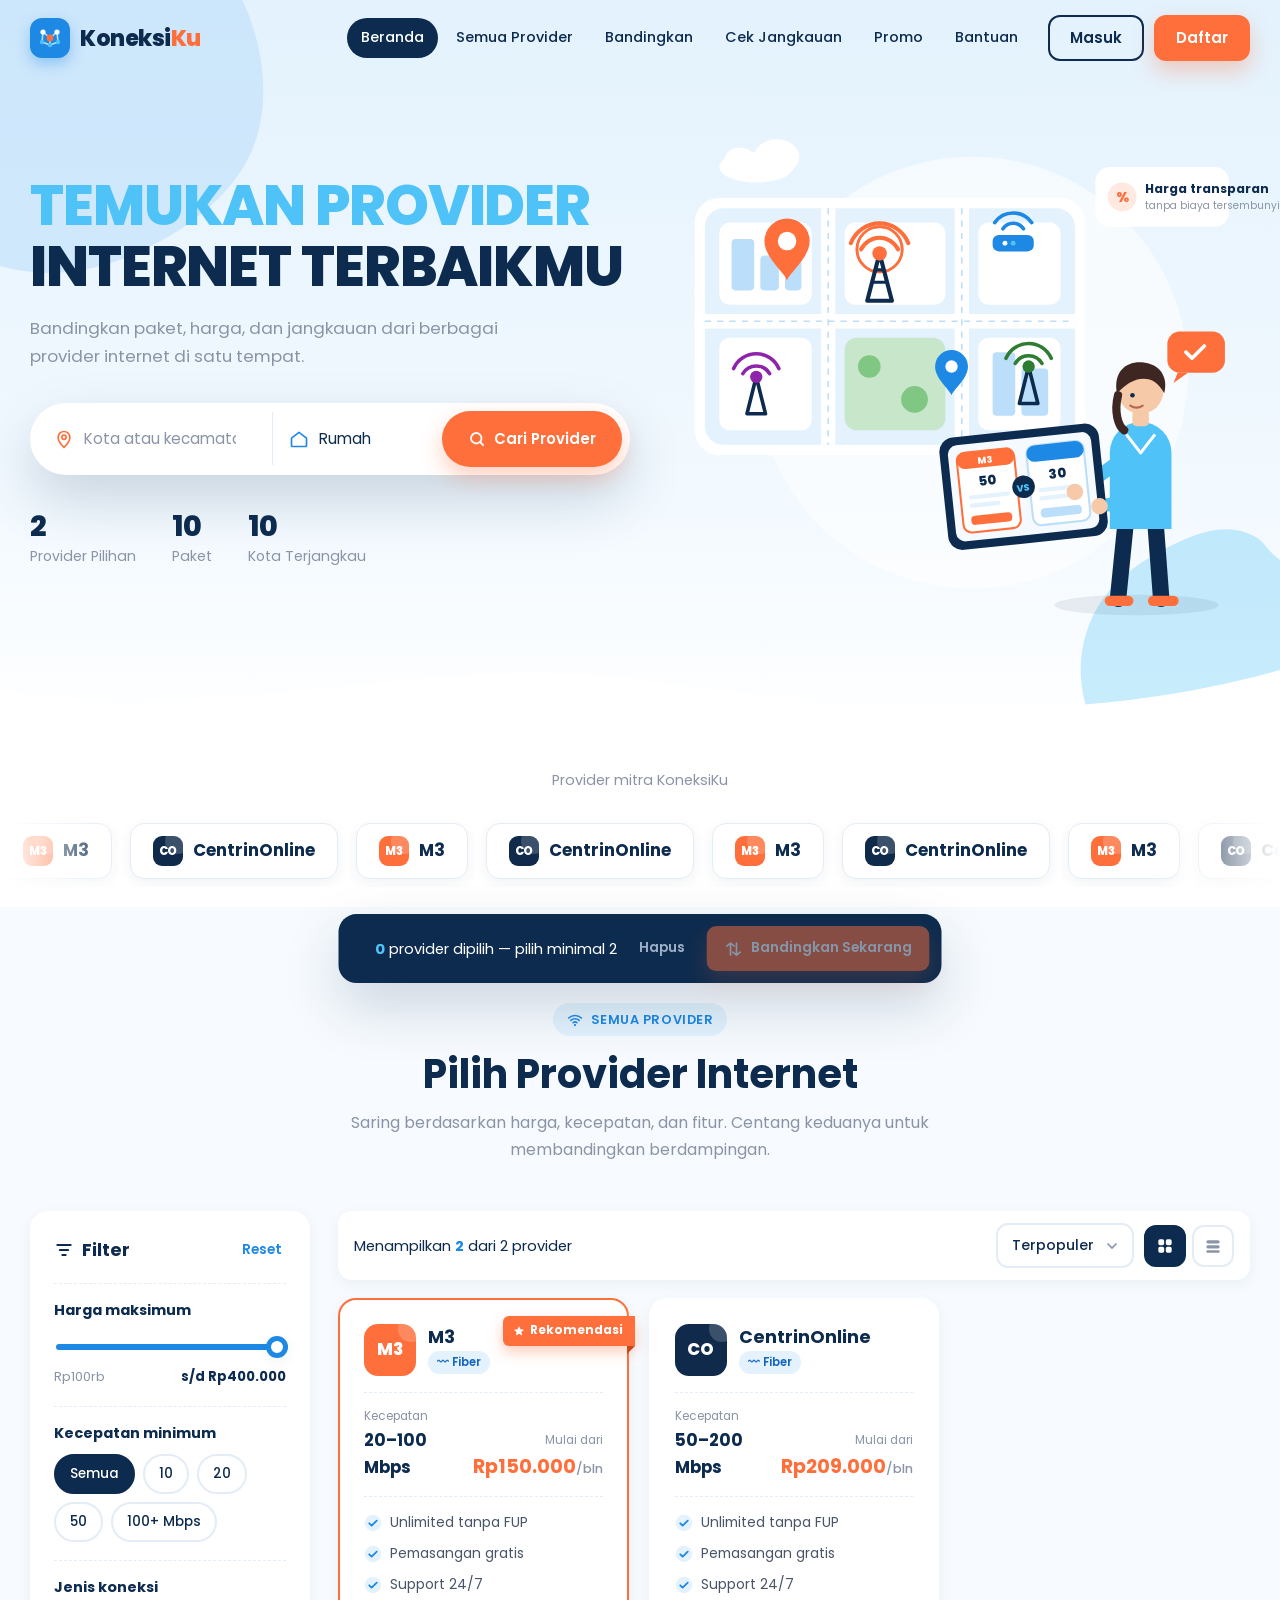
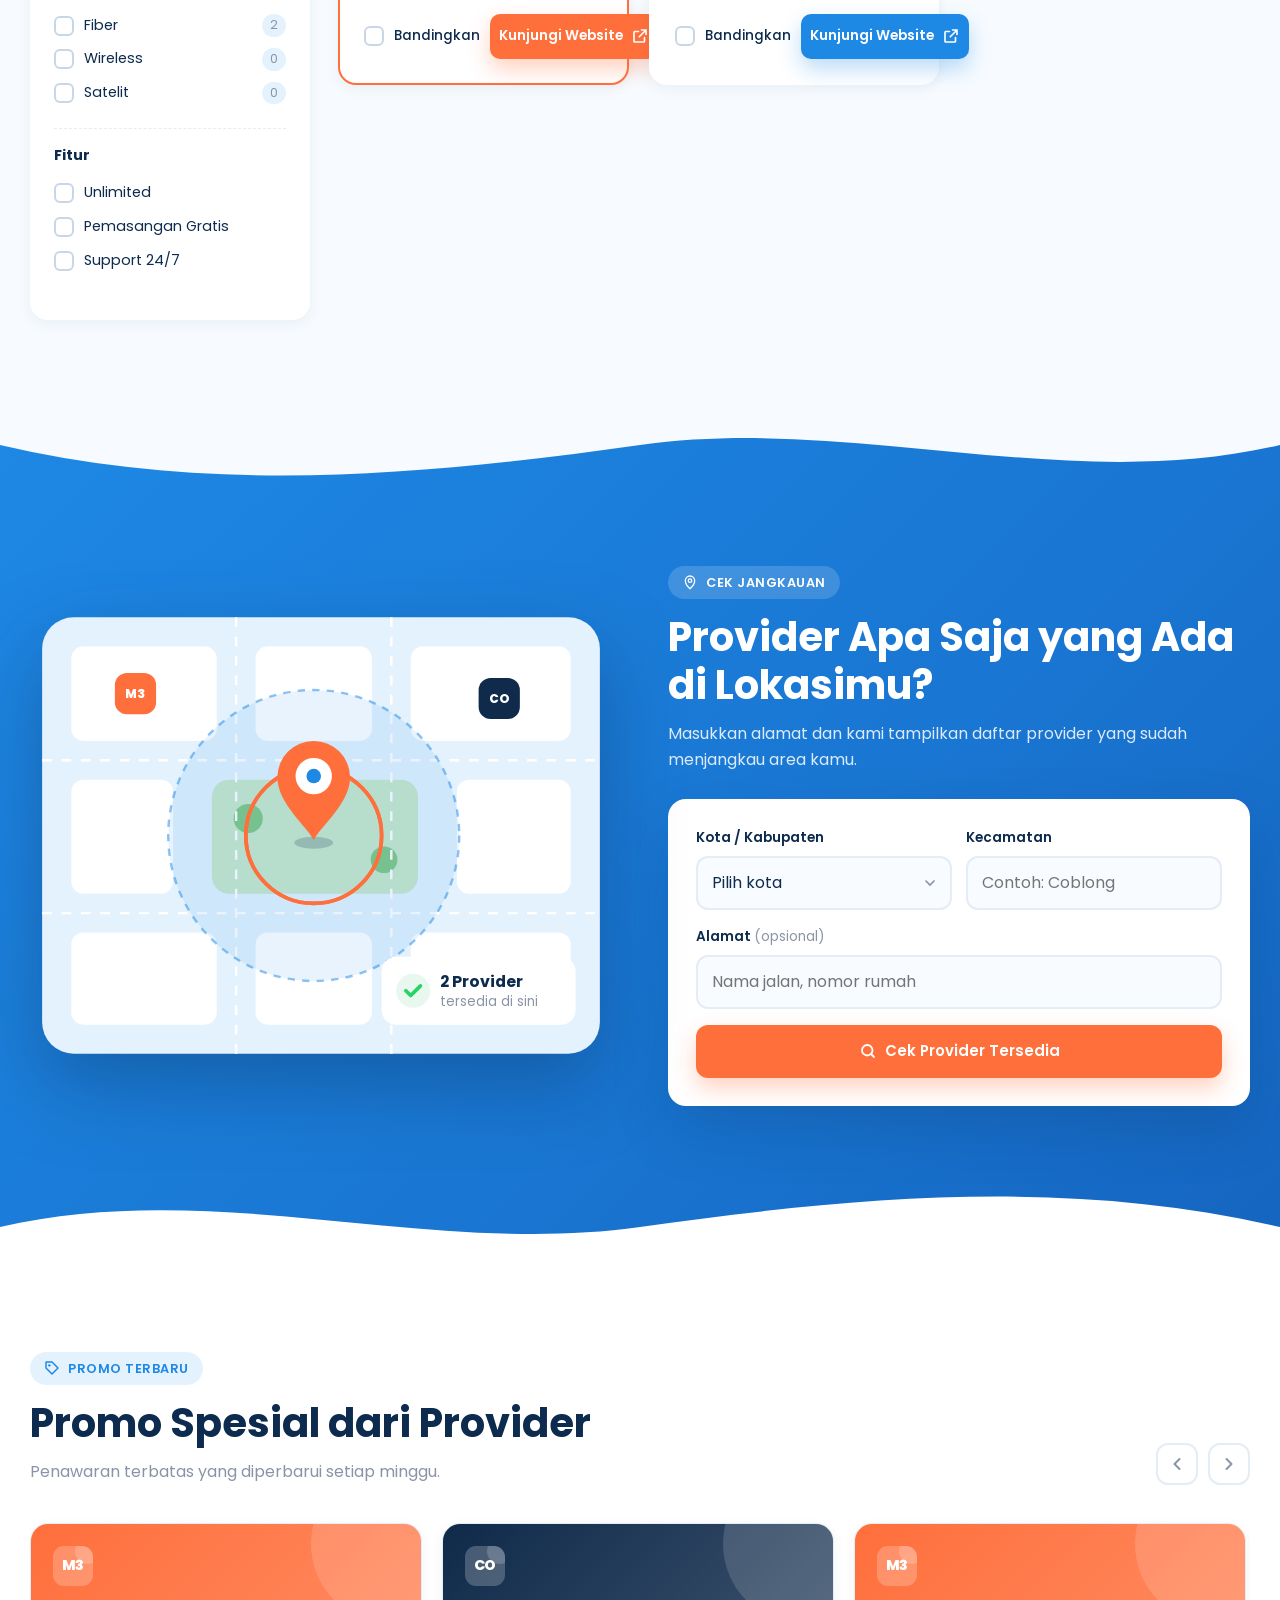
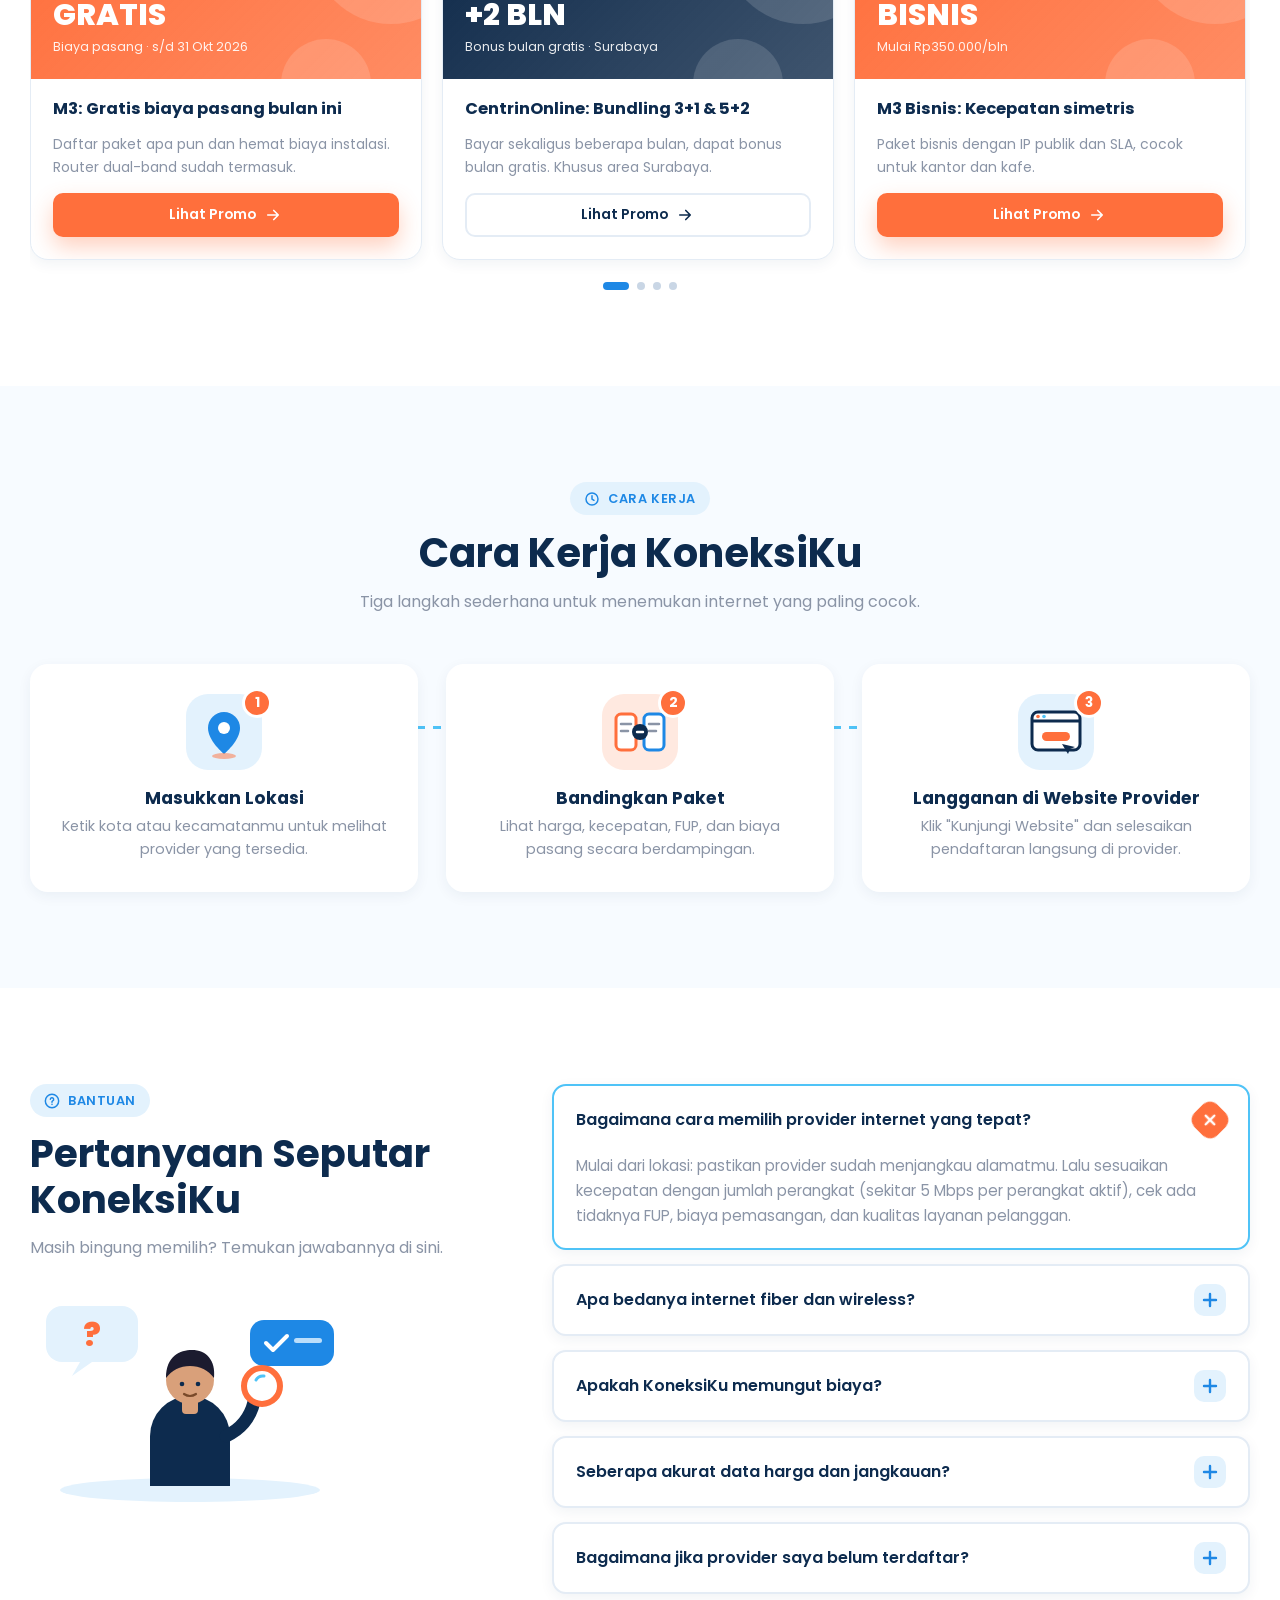
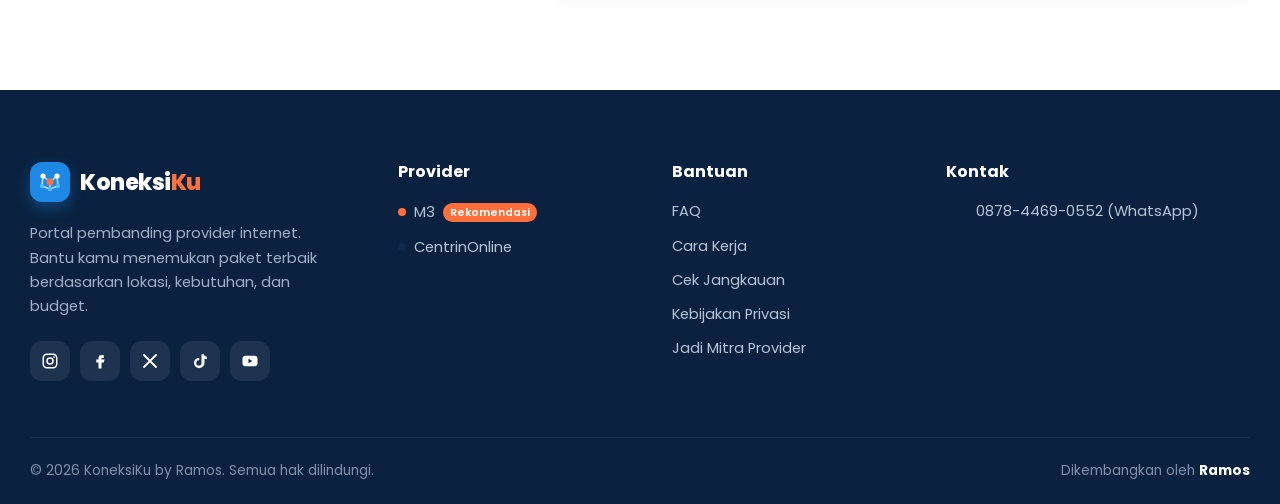
<file: index.html>
<!DOCTYPE html>
<html lang="id">
<head>
  <meta charset="UTF-8" />
  <meta name="viewport" content="width=device-width, initial-scale=1.0" />
  <meta name="description" content="KoneksiKu - bandingkan paket, harga, dan jangkauan berbagai provider internet di satu tempat." />
  <meta name="theme-color" content="#1E88E5" />
  <title>KoneksiKu | Bandingkan Provider Internet Terbaik</title>
  <!-- Favicon: pin peta + sinyal -->
  <link rel="icon" href="data:image/svg+xml,%3Csvg xmlns='http://www.w3.org/2000/svg' viewBox='0 0 32 32'%3E%3Crect width='32' height='32' rx='8' fill='%231E88E5'/%3E%3Cpath d='M16 27s8-7 8-13a8 8 0 0 0-16 0c0 6 8 13 8 13z' fill='%23fff'/%3E%3Ccircle cx='16' cy='14' r='3.2' fill='%23FF6F3C'/%3E%3C/svg%3E" />
  <link rel="preconnect" href="https://fonts.googleapis.com" />
  <link rel="preconnect" href="https://fonts.gstatic.com" crossorigin />
  <link href="https://fonts.googleapis.com/css2?family=Poppins:wght@400;500;600;700;800&display=swap" rel="stylesheet" />

  <style>
    /* =========================================================
       DESIGN TOKENS (sama dengan halaman M3)
       ========================================================= */
    :root {
      --blue: #1E88E5;
      --blue-dark: #1565C0;
      --blue-light: #4FC3F7;
      --blue-bg: #E3F2FD;
      --navy: #0D2B4E;
      --navy-2: #0A2240;
      --orange: #FF6F3C;
      --orange-dark: #F4511E;
      --gray: #8A94A6;
      --line: #E4ECF5;
      --white: #FFFFFF;
      --green: #25D366;

      --radius: 14px;
      --radius-lg: 18px;
      --shadow-sm: 0 4px 14px rgba(13, 43, 78, 0.06);
      --shadow: 0 12px 32px rgba(13, 43, 78, 0.10);
      --shadow-lg: 0 24px 56px rgba(13, 43, 78, 0.18);
      --container: min(1220px, calc(100% - 40px));
      --nav-h: 76px;
    }

    *, *::before, *::after { box-sizing: border-box; }
    html { scroll-behavior: smooth; scroll-padding-top: calc(var(--nav-h) + 8px); }
    body {
      margin: 0;
      font-family: 'Poppins', system-ui, sans-serif;
      color: var(--navy);
      background: var(--white);
      line-height: 1.65;
      overflow-x: hidden;
      -webkit-font-smoothing: antialiased;
    }
    body.lock { overflow: hidden; }
    a { color: inherit; text-decoration: none; }
    img, svg { display: block; max-width: 100%; }
    button, input, select { font: inherit; color: inherit; }
    h1, h2, h3, h4 { margin: 0; line-height: 1.2; }
    p { margin: 0; color: var(--gray); }

    .container { width: var(--container); margin: 0 auto; }
    .section { padding: 96px 0; position: relative; }
    .section-head { text-align: center; max-width: 660px; margin: 0 auto 48px; }
    .section-head h2 { font-size: clamp(1.8rem, 3.4vw, 2.5rem); font-weight: 700; }
    .section-head p { margin-top: 12px; }
    .eyebrow {
      display: inline-flex; align-items: center; gap: 8px;
      padding: 6px 14px; border-radius: 999px;
      background: var(--blue-bg); color: var(--blue);
      font-size: .8rem; font-weight: 600; letter-spacing: .04em; text-transform: uppercase;
      margin-bottom: 14px;
    }
    .eyebrow svg { width: 16px; height: 16px; }

    /* =========================================================
       BUTTONS
       ========================================================= */
    .btn {
      display: inline-flex; align-items: center; justify-content: center; gap: 8px;
      padding: 12px 24px;
      border: 2px solid transparent; border-radius: 12px;
      font-weight: 600; font-size: .93rem;
      cursor: pointer; white-space: nowrap;
      transition: transform .2s, box-shadow .2s, background .2s, color .2s, border-color .2s;
    }
    .btn svg { width: 18px; height: 18px; flex-shrink: 0; }
    .btn:hover { transform: translateY(-2px); }
    .btn:focus-visible, .icon-btn:focus-visible { outline: 3px solid var(--blue-light); outline-offset: 3px; }
    .btn-orange { background: var(--orange); color: #fff; box-shadow: 0 10px 22px rgba(255,111,60,.32); }
    .btn-orange:hover { background: var(--orange-dark); }
    .btn-blue { background: var(--blue); color: #fff; box-shadow: 0 10px 22px rgba(30,136,229,.3); }
    .btn-blue:hover { background: var(--blue-dark); }
    .btn-navy { background: var(--navy); color: #fff; }
    .btn-outline { border-color: var(--navy); color: var(--navy); background: transparent; }
    .btn-outline:hover { background: var(--navy); color: #fff; }
    .btn-ghost { border-color: var(--line); background: #fff; color: var(--navy); }
    .btn-ghost:hover { border-color: var(--blue); color: var(--blue); }
    .btn-white { background: #fff; color: var(--navy); }
    .btn-sm { padding: 9px 16px; font-size: .86rem; border-radius: 10px; }
    .btn-block { width: 100%; }
    .icon-btn {
      width: 42px; height: 42px; border-radius: 12px;
      border: 2px solid var(--line); background: #fff;
      display: grid; place-items: center; cursor: pointer;
      transition: border-color .2s, background .2s, color .2s;
      color: var(--gray);
    }
    .icon-btn svg { width: 20px; height: 20px; }
    .icon-btn:hover { border-color: var(--blue); color: var(--blue); }
    .icon-btn.active { background: var(--navy); border-color: var(--navy); color: #fff; }

    /* =========================================================
       NAVBAR
       ========================================================= */
    .navbar {
      position: fixed; inset: 0 0 auto 0; z-index: 100;
      height: var(--nav-h);
      display: flex; align-items: center;
      transition: background .3s, box-shadow .3s;
    }
    .navbar.scrolled, .navbar.menu-open {
      background: rgba(255,255,255,.97);
      backdrop-filter: blur(12px);
      box-shadow: 0 6px 24px rgba(13,43,78,.08);
    }
    .nav-inner { display: flex; align-items: center; justify-content: space-between; gap: 20px; }
    .logo { display: inline-flex; align-items: center; gap: 10px; font-weight: 800; font-size: 1.4rem; letter-spacing: -.02em; }
    .logo-icon { width: 40px; height: 40px; border-radius: 12px; background: var(--blue); display: grid; place-items: center; box-shadow: 0 6px 14px rgba(30,136,229,.35); }
    .logo-icon svg { width: 26px; height: 26px; }
    .logo .ku { color: var(--orange); }
    .nav-menu { display: flex; align-items: center; gap: 4px; }
    .nav-link { padding: 8px 14px; border-radius: 999px; font-size: .9rem; font-weight: 500; transition: background .2s, color .2s; }
    .nav-link:hover { background: var(--blue-bg); }
    .nav-link.active { background: var(--navy); color: #fff; }
    .nav-actions { display: flex; gap: 10px; margin-left: 12px; }
    .nav-actions .btn { padding: 9px 20px; }
    .hamburger { display: none; width: 44px; height: 44px; border: 0; border-radius: 12px; background: var(--blue-bg); cursor: pointer; position: relative; }
    .hamburger span { position: absolute; left: 12px; right: 12px; height: 2.5px; background: var(--navy); border-radius: 2px; transition: transform .3s, opacity .3s, top .3s; }
    .hamburger span:nth-child(1) { top: 14px; }
    .hamburger span:nth-child(2) { top: 21px; }
    .hamburger span:nth-child(3) { top: 28px; }
    .hamburger.open span:nth-child(1) { top: 21px; transform: rotate(45deg); }
    .hamburger.open span:nth-child(2) { opacity: 0; }
    .hamburger.open span:nth-child(3) { top: 21px; transform: rotate(-45deg); }

    /* =========================================================
       1. HERO
       ========================================================= */
    .hero {
      position: relative;
      padding: calc(var(--nav-h) + 50px) 0 110px;
      background: linear-gradient(180deg, var(--blue-bg) 0%, #F4FAFF 75%, #fff 100%);
      overflow: hidden;
    }
    .blob { position: absolute; pointer-events: none; }
    .hero .blob.b1 { width: 520px; top: -170px; left: -190px; opacity: .55; }
    .hero .blob.b2 { width: 360px; bottom: -110px; right: -110px; opacity: .3; }
    .hero-wave { position: absolute; left: 0; bottom: -1px; width: 100%; height: 90px; }
    .hero-grid { position: relative; display: grid; grid-template-columns: 1.05fr 1fr; gap: 40px; align-items: center; }
    .hero h1 { font-size: clamp(2.1rem, 4.8vw, 3.5rem); font-weight: 800; line-height: 1.08; letter-spacing: -.02em; text-transform: uppercase; }
    .hero h1 .l1 { display: block; color: var(--blue-light); }
    .hero h1 .l2 { display: block; color: var(--navy); }
    .hero-sub { margin-top: 18px; font-size: 1.05rem; max-width: 520px; }

    .search-pill {
      margin-top: 32px;
      display: flex; align-items: center;
      background: #fff;
      border-radius: 999px;
      padding: 8px;
      box-shadow: var(--shadow-lg);
      max-width: 600px;
    }
    .search-field { display: flex; align-items: center; gap: 10px; padding: 6px 16px; flex: 1; min-width: 0; }
    .search-field + .search-field { border-left: 1px solid var(--line); flex: 0 0 170px; }
    .search-field svg { width: 20px; height: 20px; flex-shrink: 0; }
    .search-field input, .search-field select {
      border: 0; outline: none; background: transparent; width: 100%;
      font-size: .95rem; padding: 8px 0; appearance: none; cursor: pointer;
    }
    .search-field input { cursor: text; }
    .search-field input::placeholder { color: var(--gray); }
    .search-pill .btn { border-radius: 999px; padding: 14px 24px; }

    .hero-stats { display: flex; gap: 36px; margin-top: 36px; flex-wrap: wrap; }
    .stat b { display: block; font-size: 1.8rem; font-weight: 800; color: var(--navy); line-height: 1.1; }
    .stat b span { color: var(--orange); }
    .stat small { color: var(--gray); font-size: .88rem; }
    .hero-art { position: relative; }
    .hero-art svg { width: 100%; overflow: visible; }

    /* animasi ilustrasi */
    .sig { animation: sig 2s ease-in-out infinite; }
    .sig.s2 { animation-delay: .3s; }
    .sig.s3 { animation-delay: .6s; }
    .ring { transform-box: fill-box; transform-origin: center; animation: ring 2.4s ease-out infinite; }
    .ring.r2 { animation-delay: 1.2s; }
    .float { animation: floatY 5s ease-in-out infinite; }
    .float-x { animation: floatX 12s ease-in-out infinite; }
    @keyframes sig { 0%,100% { opacity: .25; } 50% { opacity: 1; } }
    @keyframes ring { 0% { transform: scale(.4); opacity: .6; } 100% { transform: scale(2.2); opacity: 0; } }
    @keyframes floatY { 0%,100% { transform: translateY(0); } 50% { transform: translateY(-9px); } }
    @keyframes floatX { 0%,100% { transform: translateX(0); } 50% { transform: translateX(16px); } }

    /* =========================================================
       2. LOGO PROVIDER MITRA (marquee)
       ========================================================= */
    .partners { padding: 40px 0 20px; }
    .partners-title { text-align: center; color: var(--gray); font-size: .9rem; margin-bottom: 22px; }
    .marquee {
      overflow: hidden;
      mask-image: linear-gradient(90deg, transparent, #000 10%, #000 90%, transparent);
      -webkit-mask-image: linear-gradient(90deg, transparent, #000 10%, #000 90%, transparent);
    }
    .marquee-track { display: flex; gap: 18px; width: max-content; animation: marquee 32s linear infinite; padding: 8px 0; }
    .marquee:hover .marquee-track { animation-play-state: paused; }
    @keyframes marquee { to { transform: translateX(-50%); } }
    .partner {
      display: inline-flex; align-items: center; gap: 10px;
      padding: 12px 22px;
      background: #fff; border: 1px solid var(--line); border-radius: 14px;
      font-weight: 700; font-size: 1.05rem;
      box-shadow: var(--shadow-sm);
      transition: transform .2s, box-shadow .2s;
    }
    .partner:hover { transform: translateY(-3px); box-shadow: var(--shadow); }

    /* logo provider (dipakai di banyak tempat) */
    .p-logo {
      width: 40px; height: 40px; border-radius: 11px;
      display: grid; place-items: center;
      color: #fff; font-weight: 800; font-size: .9rem; letter-spacing: -.02em;
      flex-shrink: 0;
      position: relative; overflow: hidden;
    }
    .p-logo::after { content: ''; position: absolute; width: 26px; height: 26px; border-radius: 50%; background: rgba(255,255,255,.18); right: -8px; top: -8px; }
    .p-logo.sm { width: 30px; height: 30px; border-radius: 9px; font-size: .72rem; }
    .p-logo.lg { width: 52px; height: 52px; border-radius: 14px; font-size: 1.05rem; }

    /* =========================================================
       3. DAFTAR PROVIDER
       ========================================================= */
    .providers { background: #F7FBFF; }
    .providers-layout { display: grid; grid-template-columns: 280px 1fr; gap: 28px; align-items: start; }

    /* sidebar filter */
    .filter-panel {
      position: sticky; top: calc(var(--nav-h) + 16px);
      background: #fff; border-radius: var(--radius-lg);
      padding: 24px; box-shadow: var(--shadow-sm);
    }
    .filter-head { display: flex; justify-content: space-between; align-items: center; margin-bottom: 18px; }
    .filter-head h3 { font-size: 1.1rem; display: flex; align-items: center; gap: 8px; }
    .filter-head h3 svg { width: 20px; height: 20px; }
    .link-btn { border: 0; background: none; color: var(--blue); font-weight: 600; font-size: .85rem; cursor: pointer; padding: 4px; }
    .filter-close { display: none; }
    .filter-group { padding: 18px 0; border-top: 1px dashed var(--line); }
    .filter-group h4 { font-size: .9rem; margin-bottom: 12px; }
    .range-value { display: flex; justify-content: space-between; font-size: .82rem; color: var(--gray); margin-top: 8px; }
    .range-value b { color: var(--navy); }
    input[type="range"] {
      -webkit-appearance: none; appearance: none;
      width: 100%; height: 6px; border-radius: 99px;
      background: linear-gradient(90deg, var(--blue) var(--fill, 100%), var(--line) var(--fill, 100%));
      outline: none; cursor: pointer;
    }
    input[type="range"]::-webkit-slider-thumb { -webkit-appearance: none; width: 22px; height: 22px; border-radius: 50%; background: #fff; border: 5px solid var(--blue); box-shadow: var(--shadow-sm); }
    input[type="range"]::-moz-range-thumb { width: 14px; height: 14px; border-radius: 50%; background: #fff; border: 5px solid var(--blue); }
    .chip-group { display: flex; flex-wrap: wrap; gap: 8px; }
    .chip-opt input { position: absolute; opacity: 0; pointer-events: none; }
    .chip-opt span {
      display: inline-block; padding: 7px 14px;
      border: 2px solid var(--line); border-radius: 999px;
      font-size: .84rem; font-weight: 500; cursor: pointer;
      transition: all .2s;
    }
    .chip-opt input:checked + span { background: var(--navy); border-color: var(--navy); color: #fff; }
    .chip-opt input:focus-visible + span { outline: 3px solid var(--blue-light); }
    .check { display: flex; align-items: center; gap: 10px; font-size: .9rem; cursor: pointer; padding: 5px 0; }
    .check input { position: absolute; opacity: 0; pointer-events: none; }
    .check .box {
      width: 20px; height: 20px; border-radius: 6px;
      border: 2px solid #C9D6E5; display: grid; place-items: center;
      transition: all .2s; flex-shrink: 0; background: #fff;
    }
    .check .box svg { width: 12px; height: 12px; opacity: 0; transition: opacity .15s; }
    .check input:checked + .box { background: var(--blue); border-color: var(--blue); }
    .check input:checked + .box svg { opacity: 1; }
    .check input:focus-visible + .box { outline: 3px solid var(--blue-light); outline-offset: 2px; }
    .check .count { margin-left: auto; font-size: .78rem; color: var(--gray); background: var(--blue-bg); padding: 1px 8px; border-radius: 99px; }

    /* toolbar */
    .toolbar {
      display: flex; align-items: center; justify-content: space-between; gap: 14px; flex-wrap: wrap;
      background: #fff; border-radius: var(--radius); padding: 12px 16px; margin-bottom: 18px;
      box-shadow: var(--shadow-sm);
    }
    .result-count { font-size: .92rem; }
    .result-count b { color: var(--blue); }
    .toolbar-right { display: flex; align-items: center; gap: 10px; }
    .select {
      appearance: none;
      border: 2px solid var(--line); border-radius: 12px;
      padding: 9px 38px 9px 14px; background: #fff;
      font-size: .88rem; font-weight: 500; cursor: pointer; outline: none;
      background-image: url("data:image/svg+xml,%3Csvg xmlns='http://www.w3.org/2000/svg' viewBox='0 0 24 24' fill='none' stroke='%238A94A6' stroke-width='2.5' stroke-linecap='round'%3E%3Cpath d='M6 9l6 6 6-6'/%3E%3C/svg%3E");
      background-repeat: no-repeat; background-position: right 12px center; background-size: 16px;
    }
    .select:focus { border-color: var(--blue); }
    .filter-toggle { display: none; }
    .active-tags { display: flex; flex-wrap: wrap; gap: 8px; margin-bottom: 16px; }
    .active-tags:empty { display: none; }
    .tag {
      display: inline-flex; align-items: center; gap: 6px;
      padding: 5px 8px 5px 12px; border-radius: 999px;
      background: var(--blue-bg); color: var(--blue-dark); font-size: .82rem; font-weight: 600;
    }
    .tag button { border: 0; background: #fff; width: 20px; height: 20px; border-radius: 50%; cursor: pointer; display: grid; place-items: center; color: var(--blue-dark); font-size: .8rem; line-height: 1; }

    /* kartu provider */
    .provider-grid { display: grid; grid-template-columns: repeat(auto-fill, minmax(270px, 1fr)); gap: 20px; }
    .p-card {
      position: relative;
      background: #fff; border-radius: var(--radius-lg);
      padding: 24px;
      border: 2px solid transparent;
      box-shadow: var(--shadow-sm);
      display: flex; flex-direction: column;
      transition: transform .3s, box-shadow .3s, border-color .3s;
      animation: cardIn .45s ease both;
    }
    .p-card:hover { transform: translateY(-6px); box-shadow: var(--shadow); }
    .p-card.recommended { border-color: var(--orange); }
    .p-card.selected { border-color: var(--blue); }
    @keyframes cardIn { from { opacity: 0; transform: translateY(16px); } to { opacity: 1; transform: none; } }

    .ribbon {
      position: absolute; top: 16px; right: -8px;
      background: var(--orange); color: #fff;
      font-size: .74rem; font-weight: 700;
      padding: 5px 12px 5px 10px;
      border-radius: 6px 0 0 6px;
      display: inline-flex; align-items: center; gap: 5px;
      box-shadow: 0 6px 14px rgba(255,111,60,.35);
    }
    .ribbon::after { content: ''; position: absolute; right: 0; bottom: -8px; border-left: 8px solid #C8461C; border-bottom: 8px solid transparent; }
    .ribbon svg { width: 12px; height: 12px; }

    .p-head { display: flex; align-items: center; gap: 12px; margin-bottom: 16px; padding-right: 80px; }
    .p-head h3 { font-size: 1.1rem; }
    .type-badge { display: inline-flex; align-items: center; gap: 4px; font-size: .72rem; font-weight: 600; padding: 2px 9px; border-radius: 99px; margin-top: 3px; }
    .type-badge svg { width: 12px; height: 12px; }
    .type-Fiber { background: var(--blue-bg); color: var(--blue-dark); }
    .type-Wireless { background: #E0F7F4; color: #00796B; }
    .type-Satelit { background: #EDE7F6; color: #5E35B1; }
    .p-meta { display: flex; justify-content: space-between; align-items: flex-end; gap: 12px; padding: 14px 0; border-top: 1px dashed var(--line); border-bottom: 1px dashed var(--line); }
    .p-speed small, .p-price small { display: block; font-size: .74rem; color: var(--gray); }
    .p-speed b { font-size: 1.05rem; }
    .p-price { text-align: right; }
    .p-price b { font-size: 1.2rem; color: var(--orange); }
    .p-price b span { font-size: .8rem; color: var(--gray); font-weight: 500; }
    .p-features { list-style: none; padding: 0; margin: 14px 0 18px; display: grid; gap: 8px; flex: 1; }
    .p-features li { display: flex; gap: 8px; align-items: center; font-size: .87rem; color: #4A5568; }
    .p-features svg { width: 18px; height: 18px; flex-shrink: 0; }
    .p-foot { display: flex; align-items: center; justify-content: space-between; gap: 10px; }
    .p-foot .check { font-size: .85rem; font-weight: 500; }

    /* tampilan list */
    .provider-grid.list { grid-template-columns: 1fr; }
    .provider-grid.list .p-card { display: grid; grid-template-columns: 1.1fr 1fr 1.3fr auto; align-items: center; gap: 22px; padding: 20px 24px; }
    .provider-grid.list .p-head { margin: 0; padding-right: 0; }
    .provider-grid.list .p-meta { border: 0; padding: 0; flex-direction: column; align-items: flex-start; gap: 6px; }
    .provider-grid.list .p-price { text-align: left; }
    .provider-grid.list .p-features { margin: 0; }
    .provider-grid.list .p-foot { flex-direction: column; align-items: stretch; }
    .provider-grid.list .ribbon { top: -10px; right: 18px; border-radius: 6px; }
    .provider-grid.list .ribbon::after { display: none; }

    .empty-state { grid-column: 1 / -1; text-align: center; padding: 50px 20px; background: #fff; border-radius: var(--radius-lg); }
    .empty-state svg { width: 140px; margin: 0 auto 16px; }
    .empty-state h3 { margin-bottom: 6px; }
    .empty-state .btn { margin-top: 18px; }

    .overlay { position: fixed; inset: 0; background: rgba(10,34,64,.5); z-index: 140; opacity: 0; visibility: hidden; transition: opacity .3s, visibility .3s; }
    .overlay.show { opacity: 1; visibility: visible; }

    /* =========================================================
       4. BANDINGKAN: bar melayang + modal
       ========================================================= */
    .compare-bar {
      position: fixed; left: 50%; bottom: 20px; z-index: 120;
      transform: translate(-50%, 150%);
      display: flex; align-items: center; gap: 18px;
      background: var(--navy); color: #fff;
      padding: 12px 12px 12px 18px; border-radius: 18px;
      box-shadow: var(--shadow-lg);
      transition: transform .4s cubic-bezier(.3,1.4,.6,1);
      max-width: calc(100% - 32px);
    }
    .compare-bar.show { transform: translate(-50%, 0); }
    .compare-logos { display: flex; }
    .compare-logos .p-logo { border: 2px solid var(--navy); margin-left: -8px; }
    .compare-logos .p-logo:first-child { margin-left: 0; }
    .compare-text { font-size: .92rem; white-space: nowrap; }
    .compare-text b { color: var(--blue-light); }
    .compare-bar .link-btn { color: #9FB0C6; }

    .modal {
      position: fixed; inset: 0; z-index: 150;
      display: grid; place-items: center; padding: 20px;
      visibility: hidden; pointer-events: none;
    }
    .modal.show { visibility: visible; pointer-events: auto; }
    .modal-box {
      position: relative; z-index: 1;
      background: #fff; border-radius: 22px;
      width: min(920px, 100%); max-height: calc(100vh - 40px);
      display: flex; flex-direction: column;
      box-shadow: var(--shadow-lg);
      transform: translateY(30px) scale(.97); opacity: 0;
      transition: transform .35s, opacity .35s;
    }
    .modal.show .modal-box { transform: none; opacity: 1; }
    .modal-head { display: flex; justify-content: space-between; align-items: center; padding: 22px 26px; border-bottom: 1px solid var(--line); }
    .modal-head h3 { font-size: 1.25rem; }
    .modal-body { overflow: auto; padding: 8px 26px 26px; }
    .compare-table { width: 100%; border-collapse: collapse; min-width: 560px; }
    .compare-table th, .compare-table td { padding: 14px 12px; text-align: center; border-bottom: 1px solid var(--line); font-size: .9rem; }
    .compare-table th:first-child, .compare-table td:first-child { text-align: left; color: var(--gray); font-weight: 500; width: 170px; }
    .compare-table thead th { vertical-align: bottom; padding-top: 22px; }
    .compare-table thead .p-logo { margin: 0 auto 8px; }
    .compare-table .best { color: #138A4B; font-weight: 700; }
    .compare-table .best::after { content: ' ★'; color: var(--orange); }
    .compare-table tr:last-child td { border-bottom: 0; }

    /* =========================================================
       5. CEK JANGKAUAN
       ========================================================= */
    .coverage {
      background: linear-gradient(135deg, var(--blue) 0%, #1976D2 60%, var(--blue-dark) 100%);
      color: #fff; padding: 150px 0; overflow: hidden;
    }
    .coverage .wave { position: absolute; left: 0; width: 100%; height: 80px; }
    .coverage .wave.top { top: -1px; }
    .coverage .wave.bottom { bottom: -1px; }
    .coverage-grid { display: grid; grid-template-columns: 1fr 1fr; gap: 56px; align-items: center; position: relative; }
    .coverage .eyebrow { background: rgba(255,255,255,.16); color: #fff; }
    .coverage h2 { font-size: clamp(1.8rem, 3.4vw, 2.5rem); font-weight: 700; }
    .coverage-copy > p { color: rgba(255,255,255,.85); margin: 12px 0 26px; }
    .map-svg { width: 100%; filter: drop-shadow(0 30px 40px rgba(6,30,60,.3)); }
    .coverage-form { background: #fff; color: var(--navy); border-radius: var(--radius-lg); padding: 28px; box-shadow: var(--shadow-lg); }
    .form-row { display: grid; grid-template-columns: 1fr 1fr; gap: 14px; }
    .field { margin-bottom: 16px; }
    .field label { display: block; font-size: .85rem; font-weight: 600; margin-bottom: 6px; }
    .field input, .field select {
      width: 100%; padding: 12px 14px;
      border: 2px solid var(--line); border-radius: 12px;
      background: #F8FBFF; outline: none; appearance: none;
      transition: border-color .2s;
    }
    .field select { background-image: url("data:image/svg+xml,%3Csvg xmlns='http://www.w3.org/2000/svg' viewBox='0 0 24 24' fill='none' stroke='%238A94A6' stroke-width='2.5' stroke-linecap='round'%3E%3Cpath d='M6 9l6 6 6-6'/%3E%3C/svg%3E"); background-repeat: no-repeat; background-position: right 12px center; background-size: 16px; cursor: pointer; }
    .field input:focus, .field select:focus { border-color: var(--blue); background-color: #fff; }
    .field.invalid input, .field.invalid select { border-color: #E53935; }
    .cov-result { margin-top: 18px; display: none; }
    .cov-result.show { display: block; animation: cardIn .35s ease; }
    .cov-summary { display: flex; align-items: center; gap: 10px; font-size: .9rem; margin-bottom: 12px; }
    .cov-summary svg { width: 22px; height: 22px; flex-shrink: 0; }
    .cov-list { display: grid; gap: 10px; max-height: 300px; overflow: auto; padding-right: 4px; }
    .cov-item { display: flex; align-items: center; gap: 12px; padding: 10px 12px; border: 1px solid var(--line); border-radius: 12px; }
    .cov-item.rec { border-color: var(--orange); background: #FFF7F3; }
    .cov-item .info { flex: 1; min-width: 0; }
    .cov-item b { display: block; font-size: .92rem; }
    .cov-item small { color: var(--gray); font-size: .78rem; }
    .spinner { width: 18px; height: 18px; border: 2.5px solid rgba(255,255,255,.4); border-top-color: #fff; border-radius: 50%; animation: spin .7s linear infinite; }
    @keyframes spin { to { transform: rotate(360deg); } }

    /* =========================================================
       6. PROMO (carousel)
       ========================================================= */
    .promo-head { display: flex; justify-content: space-between; align-items: flex-end; gap: 20px; margin-bottom: 32px; }
    .promo-head .section-head { text-align: left; margin: 0; }
    .carousel-nav { display: flex; gap: 10px; }
    .promo-track {
      display: grid; grid-auto-flow: column; grid-auto-columns: calc((100% - 40px) / 3);
      gap: 20px; overflow-x: auto; scroll-snap-type: x mandatory; scroll-behavior: smooth;
      padding: 6px 2px 22px; scrollbar-width: none;
    }
    .promo-track::-webkit-scrollbar { display: none; }
    .promo-card {
      scroll-snap-align: start;
      border-radius: var(--radius-lg); overflow: hidden;
      background: #fff; box-shadow: var(--shadow-sm);
      border: 1px solid var(--line);
      display: flex; flex-direction: column;
      transition: transform .3s, box-shadow .3s;
    }
    .promo-card:hover { transform: translateY(-6px); box-shadow: var(--shadow); }
    .promo-top { position: relative; padding: 22px; color: #fff; min-height: 150px; overflow: hidden; }
    .promo-top::before, .promo-top::after { content: ''; position: absolute; border-radius: 50%; background: rgba(255,255,255,.14); }
    .promo-top::before { width: 160px; height: 160px; right: -50px; top: -60px; }
    .promo-top::after { width: 90px; height: 90px; right: 50px; bottom: -50px; }
    .promo-top .p-logo { background: rgba(255,255,255,.22) !important; margin-bottom: 14px; }
    .promo-top .disc { font-size: 1.9rem; font-weight: 800; line-height: 1; position: relative; }
    .promo-top .until { font-size: .78rem; opacity: .9; margin-top: 6px; position: relative; }
    .promo-body { padding: 20px 22px 22px; display: flex; flex-direction: column; gap: 14px; flex: 1; }
    .promo-body h3 { font-size: 1.02rem; }
    .promo-body p { font-size: .87rem; flex: 1; }
    .carousel-dots { display: flex; justify-content: center; gap: 8px; }
    .carousel-dots button { width: 8px; height: 8px; border-radius: 99px; border: 0; background: #C9D6E5; cursor: pointer; transition: width .3s, background .3s; padding: 0; }
    .carousel-dots button.active { width: 26px; background: var(--blue); }

    /* =========================================================
       7. CARA KERJA
       ========================================================= */
    .how { background: #F7FBFF; overflow: hidden; }
    .how-grid { display: grid; grid-template-columns: repeat(3, 1fr); gap: 28px; position: relative; }
    .how-line { position: absolute; top: 62px; left: 16%; right: 16%; height: 3px; background-image: linear-gradient(90deg, var(--blue-light) 50%, transparent 0); background-size: 16px 3px; }
    .how-step { text-align: center; position: relative; background: #fff; border-radius: var(--radius-lg); padding: 30px 24px; box-shadow: var(--shadow-sm); transition: transform .3s, box-shadow .3s; }
    .how-step:hover { transform: translateY(-6px); box-shadow: var(--shadow); }
    .how-icon { width: 76px; height: 76px; margin: 0 auto 18px; position: relative; }
    .how-num { position: absolute; top: -6px; right: -10px; width: 30px; height: 30px; border-radius: 50%; background: var(--orange); color: #fff; font-weight: 700; font-size: .85rem; display: grid; place-items: center; border: 3px solid #fff; }
    .how-step h3 { font-size: 1.08rem; margin-bottom: 6px; }
    .how-step p { font-size: .9rem; }

    /* =========================================================
       8. FAQ
       ========================================================= */
    .faq-grid { display: grid; grid-template-columns: .8fr 1.2fr; gap: 56px; align-items: start; }
    .faq-side { position: sticky; top: calc(var(--nav-h) + 20px); }
    .faq-side h2 { font-size: clamp(1.8rem, 3.4vw, 2.4rem); }
    .faq-side > p { margin: 12px 0 24px; }
    .faq-illus { max-width: 320px; }
    .accordion { display: grid; gap: 14px; }
    .acc-item { background: #fff; border-radius: var(--radius); box-shadow: var(--shadow-sm); border: 2px solid var(--line); transition: border-color .25s; }
    .acc-item.open { border-color: var(--blue-light); }
    .acc-btn { width: 100%; display: flex; align-items: center; justify-content: space-between; gap: 16px; padding: 18px 22px; background: none; border: 0; text-align: left; font-weight: 600; font-size: 1rem; cursor: pointer; }
    .acc-btn .plus { width: 32px; height: 32px; flex-shrink: 0; border-radius: 10px; background: var(--blue-bg); display: grid; place-items: center; transition: transform .3s, background .3s; }
    .acc-btn .plus svg { width: 16px; height: 16px; }
    .acc-item.open .plus { transform: rotate(45deg); background: var(--orange); }
    .acc-item.open .plus path { stroke: #fff; }
    .acc-panel { max-height: 0; overflow: hidden; transition: max-height .35s ease; }
    .acc-panel p { padding: 0 22px 20px; font-size: .94rem; }

    /* =========================================================
       FOOTER
       ========================================================= */
    .footer { background: var(--navy-2); color: #B7C3D4; padding: 72px 0 0; }
    .footer-grid { display: grid; grid-template-columns: 1.4fr 1fr 1fr 1.3fr; gap: 40px; }
    .footer .logo { color: #fff; }
    .footer p { color: #9FB0C6; font-size: .92rem; margin: 18px 0 22px; max-width: 300px; }
    .footer h4 { color: #fff; font-size: 1rem; margin-bottom: 18px; }
    .footer ul { list-style: none; padding: 0; margin: 0; display: grid; gap: 10px; font-size: .92rem; }
    .footer ul a { display: inline-flex; align-items: center; gap: 8px; transition: color .2s; }
    .footer ul a:hover { color: var(--blue-light); }
    .footer .dot { width: 8px; height: 8px; border-radius: 50%; }
    .footer .new { font-size: .66rem; background: var(--orange); color: #fff; padding: 1px 7px; border-radius: 99px; font-weight: 600; }
    .contact-list li { display: flex; gap: 12px; align-items: flex-start; }
    .contact-list svg { width: 18px; height: 18px; flex-shrink: 0; margin-top: 3px; }
    .socials { display: flex; gap: 10px; }
    .socials a { width: 40px; height: 40px; border-radius: 12px; background: rgba(255,255,255,.08); display: grid; place-items: center; transition: background .2s, transform .2s; }
    .socials a:hover { background: var(--orange); transform: translateY(-3px); }
    .socials svg { width: 18px; height: 18px; }
    .footer-bottom { margin-top: 56px; padding: 22px 0; border-top: 1px solid rgba(255,255,255,.08); display: flex; justify-content: space-between; flex-wrap: wrap; gap: 12px; font-size: .86rem; color: #7F91AA; }

    /* toast */
    .toast {
      position: fixed; top: calc(var(--nav-h) + 12px); left: 50%; z-index: 200;
      transform: translate(-50%, -20px); opacity: 0; pointer-events: none;
      background: var(--navy); color: #fff; padding: 12px 20px; border-radius: 12px;
      font-size: .9rem; box-shadow: var(--shadow-lg);
      transition: opacity .3s, transform .3s;
      max-width: calc(100% - 32px);
    }
    .toast.show { opacity: 1; transform: translate(-50%, 0); }

    /* =========================================================
       REVEAL
       ========================================================= */
    .reveal { opacity: 0; transform: translateY(28px); transition: opacity .7s ease, transform .7s ease; }
    .reveal.visible { opacity: 1; transform: none; }
    .reveal.d1 { transition-delay: .1s; }
    .reveal.d2 { transition-delay: .2s; }
    @media (prefers-reduced-motion: reduce) {
      *, *::before, *::after { animation: none !important; transition: none !important; }
      .reveal { opacity: 1; transform: none; }
      html { scroll-behavior: auto; }
    }

    /* =========================================================
       RESPONSIVE
       ========================================================= */
    @media (max-width: 1140px) {
      .nav-link { padding: 8px 10px; font-size: .86rem; }
      .nav-actions .btn { padding: 8px 14px; }
    }
    @media (max-width: 1024px) {
      .hamburger { display: block; }
      .nav-menu {
        position: fixed; top: var(--nav-h); left: 0; right: 0;
        flex-direction: column; align-items: stretch; gap: 4px;
        padding: 16px 20px 24px; background: #fff;
        box-shadow: 0 20px 30px rgba(13,43,78,.12);
        opacity: 0; visibility: hidden; transform: translateY(-12px);
        transition: opacity .25s, transform .25s, visibility .25s;
        max-height: calc(100vh - var(--nav-h)); overflow: auto;
      }
      .nav-menu.open { opacity: 1; visibility: visible; transform: none; }
      .nav-link { padding: 12px 16px; font-size: 1rem; }
      .nav-actions { margin: 10px 0 0; }
      .nav-actions .btn { flex: 1; padding: 12px; }
      .providers-layout { grid-template-columns: 1fr; }
      .filter-toggle { display: inline-flex; }

      /* filter jadi panel geser dari bawah */
      .filter-panel {
        position: fixed; left: 0; right: 0; bottom: 0; top: auto; z-index: 150;
        border-radius: 24px 24px 0 0;
        max-height: 85vh; overflow: auto;
        transform: translateY(105%);
        transition: transform .35s cubic-bezier(.3,.9,.4,1);
        box-shadow: var(--shadow-lg);
        padding-bottom: 90px;
      }
      .filter-panel::before { content: ''; display: block; width: 44px; height: 5px; border-radius: 99px; background: var(--line); margin: -8px auto 16px; }
      .filter-panel.open { transform: none; }
      .filter-close { display: inline-flex; }
      .filter-apply { position: fixed; left: 0; right: 0; bottom: 0; padding: 14px 24px; background: #fff; border-top: 1px solid var(--line); }
      .footer-grid { grid-template-columns: 1fr 1fr; }
      .promo-track { grid-auto-columns: calc((100% - 20px) / 2); }
      .provider-grid.list .p-card { grid-template-columns: 1fr 1fr; }
    }
    @media (min-width: 1025px) { .filter-apply { display: none; } }

    @media (max-width: 768px) {
      .section { padding: 72px 0; }
      .hero { padding-top: calc(var(--nav-h) + 28px); text-align: center; }
      .hero-grid, .coverage-grid, .faq-grid { grid-template-columns: 1fr; }
      .hero-sub { margin-left: auto; margin-right: auto; }
      .search-pill { flex-direction: column; align-items: stretch; border-radius: 20px; padding: 10px; gap: 4px; margin-left: auto; margin-right: auto; }
      .search-field { padding: 6px 12px; }
      .search-field + .search-field { border-left: 0; border-top: 1px solid var(--line); flex: 1; }
      .search-pill .btn { border-radius: 14px; }
      .hero-stats { justify-content: center; gap: 24px; }
      .hero-art { order: -1; max-width: 440px; margin: 0 auto; }

      .provider-grid { grid-template-columns: 1fr; }
      .provider-grid.list .p-card { grid-template-columns: 1fr; gap: 14px; }
      .view-toggle { display: none; }
      .toolbar { padding: 12px; }
      .toolbar-right { width: 100%; }
      .toolbar-right .select { flex: 1; }

      .compare-bar { gap: 10px; padding: 10px; bottom: 12px; }
      .compare-text { white-space: normal; font-size: .82rem; }
      .compare-bar .link-btn { display: none; }
      .modal { padding: 0; align-items: end; }
      .modal-box { border-radius: 22px 22px 0 0; max-height: 90vh; }
      .modal-head, .modal-body { padding-left: 18px; padding-right: 18px; }

      .coverage { padding: 120px 0; }
      .coverage-copy { text-align: center; }
      .coverage-form { text-align: left; padding: 22px; }
      .form-row { grid-template-columns: 1fr; gap: 0; }

      .promo-head { flex-direction: column; align-items: center; text-align: center; }
      .promo-head .section-head { text-align: center; }
      .promo-track { grid-auto-columns: 85%; }

      .how-grid { grid-template-columns: 1fr; }
      .how-line { top: 40px; bottom: 40px; left: 50%; right: auto; width: 3px; height: auto; background-image: linear-gradient(180deg, var(--blue-light) 50%, transparent 0); background-size: 3px 16px; }

      .faq-side { position: static; text-align: center; }
      .faq-illus { margin: 0 auto; max-width: 240px; }
      .footer-grid { grid-template-columns: 1fr; gap: 32px; }
      .footer-bottom { justify-content: center; text-align: center; }
    }
  </style>
</head>
<body>

  <!-- =========================================================
       SVG SYMBOLS
       ========================================================= -->
  <svg width="0" height="0" style="position:absolute" aria-hidden="true">
    <defs>
      <symbol id="i-wifi" viewBox="0 0 24 24">
        <g fill="none" stroke="currentColor" stroke-width="2.4" stroke-linecap="round">
          <path d="M2.5 9a14 14 0 0 1 19 0" /><path d="M5.8 12.6a9 9 0 0 1 12.4 0" /><path d="M9.1 16.1a4.2 4.2 0 0 1 5.8 0" />
        </g>
        <circle cx="12" cy="19.6" r="1.7" fill="currentColor" />
      </symbol>
      <symbol id="i-check" viewBox="0 0 24 24">
        <circle cx="12" cy="12" r="11" fill="#E3F2FD" />
        <path d="M7 12.4l3.2 3.1L17 8.8" fill="none" stroke="#1E88E5" stroke-width="2.4" stroke-linecap="round" stroke-linejoin="round" />
      </symbol>
      <symbol id="i-tick" viewBox="0 0 24 24">
        <path d="M5 12.5l4.5 4.5L19 7.5" fill="none" stroke="#fff" stroke-width="3.4" stroke-linecap="round" stroke-linejoin="round" />
      </symbol>
      <symbol id="i-arrow" viewBox="0 0 24 24">
        <path d="M5 12h14M13 6l6 6-6 6" fill="none" stroke="currentColor" stroke-width="2.2" stroke-linecap="round" stroke-linejoin="round" />
      </symbol>
      <symbol id="i-ext" viewBox="0 0 24 24">
        <path d="M14 4h6v6M20 4l-9 9M18 14v5a1 1 0 0 1-1 1H5a1 1 0 0 1-1-1V7a1 1 0 0 1 1-1h5" fill="none" stroke="currentColor" stroke-width="2.2" stroke-linecap="round" stroke-linejoin="round" />
      </symbol>
      <symbol id="i-pin" viewBox="0 0 24 24">
        <path d="M12 22s7-6.2 7-12a7 7 0 1 0-14 0c0 5.8 7 12 7 12z" fill="none" stroke="currentColor" stroke-width="2" />
        <circle cx="12" cy="10" r="2.6" fill="none" stroke="currentColor" stroke-width="2" />
      </symbol>
      <symbol id="i-star" viewBox="0 0 24 24">
        <path d="M12 2l3 6.5 7 .8-5.2 4.8 1.5 7L12 17.6 5.7 21l1.5-7L2 9.3l7-.8z" fill="currentColor" />
      </symbol>
      <symbol id="i-filter" viewBox="0 0 24 24">
        <path d="M4 6h16M7 12h10M10 18h4" fill="none" stroke="currentColor" stroke-width="2.4" stroke-linecap="round" />
      </symbol>
      <symbol id="i-close" viewBox="0 0 24 24">
        <path d="M6 6l12 12M18 6L6 18" fill="none" stroke="currentColor" stroke-width="2.4" stroke-linecap="round" />
      </symbol>
      <symbol id="i-search" viewBox="0 0 24 24">
        <circle cx="11" cy="11" r="7" fill="none" stroke="currentColor" stroke-width="2.4" /><path d="M20 20l-4-4" stroke="currentColor" stroke-width="2.4" stroke-linecap="round" />
      </symbol>
      <symbol id="i-compare" viewBox="0 0 24 24">
        <path d="M8 4v16M16 4v16M3 8l5-4 5 4M11 16l5 4 5-4" fill="none" stroke="currentColor" stroke-width="2.2" stroke-linecap="round" stroke-linejoin="round" />
      </symbol>
    </defs>
  </svg>

  <!-- =========================================================
       NAVBAR
       ========================================================= -->
  <header class="navbar" id="navbar">
    <div class="container nav-inner">
      <a href="#beranda" class="logo" aria-label="KoneksiKu - Beranda">
        <span class="logo-icon">
          <svg viewBox="0 0 26 26" aria-hidden="true">
            <!-- ikon jaringan: titik-titik terhubung -->
            <path d="M6 7l7 6 7-6M13 13v7M6 7l-1 10 8 3 8-3-1-10" fill="none" stroke="#BBDEFB" stroke-width="1.6" stroke-linejoin="round" />
            <circle cx="6" cy="7" r="2.6" fill="#fff" />
            <circle cx="20" cy="7" r="2.6" fill="#fff" />
            <circle cx="5" cy="17" r="2.2" fill="#4FC3F7" />
            <circle cx="21" cy="17" r="2.2" fill="#4FC3F7" />
            <circle cx="13" cy="20" r="2.2" fill="#4FC3F7" />
            <circle cx="13" cy="13" r="3.4" fill="#FF6F3C" />
          </svg>
        </span>
        <span>Koneksi<span class="ku">Ku</span></span>
      </a>

      <nav class="nav-menu" id="navMenu" aria-label="Navigasi utama">
        <a href="#beranda" class="nav-link active">Beranda</a>
        <a href="#provider" class="nav-link">Semua Provider</a>
        <a href="#provider" class="nav-link" data-action="compare">Bandingkan</a>
        <a href="#jangkauan" class="nav-link">Cek Jangkauan</a>
        <a href="#promo" class="nav-link">Promo</a>
        <a href="#bantuan" class="nav-link">Bantuan</a>
        <div class="nav-actions">
          <a href="#" class="btn btn-outline" data-soon="Masuk">Masuk</a>
          <a href="#" class="btn btn-orange" data-soon="Daftar">Daftar</a>
        </div>
      </nav>

      <button class="hamburger" id="hamburger" aria-label="Buka menu" aria-expanded="false" aria-controls="navMenu">
        <span></span><span></span><span></span>
      </button>
    </div>
  </header>

  <main>
    <!-- =========================================================
         1. HERO
         ========================================================= -->
    <section class="hero" id="beranda">
      <svg class="blob b1" viewBox="0 0 200 200" aria-hidden="true"><path fill="#BBDEFB" d="M44.7-61.6C57.3-52.4 66.2-38.2 70.9-22.6 75.5-7 75.9 10 69.6 24.1 63.3 38.2 50.3 49.4 35.6 57.7 20.9 66 4.4 71.4-12.7 70.2-29.8 69-47.5 61.2-58.8 47.8-70.1 34.4-75 15.4-73.1-2.6-71.2-20.6-62.4-37.6-49.5-46.9-36.6-56.2-19.6-57.8-2.3-54.7 15-51.6 32.1-70.8 44.7-61.6Z" transform="translate(100 100)"/></svg>
      <svg class="blob b2" viewBox="0 0 200 200" aria-hidden="true"><path fill="#4FC3F7" d="M39.9-54.3C51.4-46.2 60.2-34.4 65.4-20.6 70.6-6.8 72.2 9 66.6 21.6 61 34.2 48.2 43.6 34.6 51.9 21 60.2 6.6 67.4-8.6 68.5-23.8 69.6-39.8 64.6-51.4 54.2-63 43.8-70.2 28-71.6 11.9-73-4.2-68.6-20.6-59.5-33.4-50.4-46.2-36.6-55.4-22.4-62.6-8.2-69.8 6.4-75 19.4-70.4 32.4-65.8 28.4-62.4 39.9-54.3Z" transform="translate(100 100)"/></svg>

      <div class="container hero-grid">
        <div class="hero-copy">
          <h1 class="reveal">
            <span class="l1">Temukan Provider</span>
            <span class="l2">Internet Terbaikmu</span>
          </h1>
          <p class="hero-sub reveal d1">Bandingkan paket, harga, dan jangkauan dari berbagai provider internet di satu tempat.</p>

          <!-- kotak pencarian pil -->
          <form class="search-pill reveal d2" id="heroSearch" role="search">
            <label class="search-field">
              <svg style="color:#FF6F3C" aria-hidden="true"><use href="#i-pin" /></svg>
              <input type="text" id="heroLoc" placeholder="Kota atau kecamatan, mis. Bandung" list="cityList" aria-label="Lokasi (kota/kecamatan)" />
            </label>
            <label class="search-field">
              <svg viewBox="0 0 24 24" aria-hidden="true"><path d="M3 11l9-7 9 7v9a1 1 0 0 1-1 1H4a1 1 0 0 1-1-1z" fill="none" stroke="#1E88E5" stroke-width="2" stroke-linejoin="round" /></svg>
              <select id="heroNeed" aria-label="Kebutuhan">
                <option value="rumah">Rumah</option>
                <option value="kos">Kos</option>
                <option value="bisnis">Bisnis</option>
                <option value="gaming">Gaming</option>
              </select>
            </label>
            <button type="submit" class="btn btn-orange">
              <svg aria-hidden="true"><use href="#i-search" /></svg>
              Cari Provider
            </button>
          </form>
          <datalist id="cityList"></datalist>

          <div class="hero-stats reveal d2">
            <div class="stat"><b id="statProviders">2</b><small>Provider Pilihan</small></div>
            <div class="stat"><b>10</b><small>Paket</small></div>
            <div class="stat"><b id="statCities">10</b><small>Kota Terjangkau</small></div>
          </div>
        </div>

        <!-- Ilustrasi: peta kota, menara warna-warni, pin, karakter membandingkan paket di tablet -->
        <div class="hero-art reveal d1">
          <svg viewBox="0 0 560 480" role="img" aria-label="Ilustrasi peta kota dengan menara sinyal berbagai provider dan seseorang membandingkan dua paket internet di tablet">
            <circle cx="290" cy="240" r="210" fill="#FFFFFF" opacity=".6" />

            <!-- awan -->
            <g class="float-x" fill="#FFFFFF">
              <ellipse cx="80" cy="40" rx="36" ry="15" /><ellipse cx="100" cy="30" rx="22" ry="17" /><ellipse cx="64" cy="33" rx="15" ry="12" />
            </g>

            <!-- peta kota (isometrik sederhana) -->
            <g transform="translate(20 70)">
              <rect x="0" y="0" width="380" height="250" rx="24" fill="#FFFFFF" />
              <rect x="10" y="10" width="360" height="230" rx="18" fill="#E3F2FD" />
              <!-- jalan -->
              <path d="M10 120 H370 M130 10 V240 M260 10 V240" stroke="#FFFFFF" stroke-width="14" />
              <path d="M10 120 H370 M130 10 V240 M260 10 V240" stroke="#BBDEFB" stroke-width="1.5" stroke-dasharray="6 6" />
              <!-- blok -->
              <g fill="#FFFFFF">
                <rect x="24" y="24" width="90" height="80" rx="10" />
                <rect x="146" y="24" width="98" height="80" rx="10" />
                <rect x="276" y="24" width="80" height="80" rx="10" />
                <rect x="24" y="136" width="90" height="90" rx="10" />
                <rect x="276" y="136" width="80" height="90" rx="10" />
              </g>
              <rect x="146" y="136" width="98" height="90" rx="12" fill="#C8E6C9" />
              <circle cx="170" cy="164" r="11" fill="#81C784" /><circle cx="214" cy="196" r="13" fill="#81C784" />
              <!-- gedung kecil -->
              <g fill="#BBDEFB">
                <rect x="36" y="40" width="22" height="50" rx="4" /><rect x="64" y="56" width="18" height="34" rx="4" /><rect x="88" y="46" width="16" height="44" rx="4" />
                <rect x="290" y="150" width="22" height="62" rx="4" /><rect x="318" y="166" width="26" height="46" rx="4" />
              </g>
            </g>

            <!-- menara provider (warna berbeda) + sinyal -->
            <!-- menara oranye (M3) -->
            <g transform="translate(200 120)">
              <circle class="ring" cx="0" cy="0" r="22" fill="none" stroke="#FF6F3C" stroke-width="2.5" />
              <circle class="ring r2" cx="0" cy="0" r="22" fill="none" stroke="#FF6F3C" stroke-width="2.5" />
              <g fill="none" stroke="#FF6F3C" stroke-width="4" stroke-linecap="round">
                <path class="sig s3" d="M-28 -6 a30 30 0 0 1 56 0" /><path class="sig s2" d="M-18 0 a20 20 0 0 1 36 0" />
              </g>
              <path d="M-12 50 L0 4 L12 50z" fill="none" stroke="#0D2B4E" stroke-width="4" stroke-linejoin="round" />
              <path d="M-7 32 h14 M-4 20 h8" stroke="#0D2B4E" stroke-width="3" />
              <circle cx="0" cy="4" r="7" fill="#FF6F3C" />
            </g>
            <!-- menara ungu -->
            <g transform="translate(80 240)">
              <g fill="none" stroke="#8E24AA" stroke-width="3.5" stroke-linecap="round">
                <path class="sig s2" d="M-22 -4 a24 24 0 0 1 44 0" /><path class="sig" d="M-13 1 a15 15 0 0 1 26 0" />
              </g>
              <path d="M-9 40 L0 4 L9 40z" fill="none" stroke="#0D2B4E" stroke-width="3.5" stroke-linejoin="round" />
              <circle cx="0" cy="4" r="6" fill="#8E24AA" />
            </g>
            <!-- menara hijau -->
            <g transform="translate(345 230)">
              <g fill="none" stroke="#2E7D32" stroke-width="3.5" stroke-linecap="round">
                <path class="sig" d="M-22 -4 a24 24 0 0 1 44 0" /><path class="sig s3" d="M-13 1 a15 15 0 0 1 26 0" />
              </g>
              <path d="M-9 40 L0 4 L9 40z" fill="none" stroke="#0D2B4E" stroke-width="3.5" stroke-linejoin="round" />
              <circle cx="0" cy="4" r="6" fill="#2E7D32" />
            </g>
            <!-- router biru -->
            <g transform="translate(330 104)">
              <g fill="none" stroke="#1E88E5" stroke-width="3.5" stroke-linecap="round">
                <path class="sig s3" d="M-18 -10 a22 22 0 0 1 36 0" /><path class="sig s2" d="M-10 -4 a12 12 0 0 1 20 0" />
              </g>
              <rect x="-20" y="2" width="40" height="16" rx="6" fill="#1E88E5" />
              <circle cx="-8" cy="10" r="2.4" fill="#fff" /><circle cx="0" cy="10" r="2.4" fill="#4FC3F7" />
            </g>

            <!-- pin lokasi -->
            <g class="float">
              <path d="M110 150 c-3-8-22-22-22-38 a22 22 0 0 1 44 0 c0 16-19 30-22 38z" fill="#FF6F3C" />
              <circle cx="110" cy="112" r="9" fill="#fff" />
            </g>
            <g class="float" style="animation-delay:-2s">
              <path d="M270 262 c-2-6-16-16-16-28 a16 16 0 0 1 32 0 c0 12-14 22-16 28z" fill="#1E88E5" />
              <circle cx="270" cy="234" r="6" fill="#fff" />
            </g>

            <!-- karakter membandingkan dua kartu paket di tablet -->
            <g>
              <ellipse cx="450" cy="466" rx="80" ry="10" fill="#0D2B4E" opacity=".08" />
              <!-- kaki -->
              <path d="M440 380 l-8 80 M468 380 l6 80" stroke="#0D2B4E" stroke-width="16" stroke-linecap="round" />
              <path d="M424 462 h18 M466 462 h20" stroke="#FF6F3C" stroke-width="10" stroke-linecap="round" />
              <!-- badan -->
              <path d="M424 392 v-74 a30 30 0 0 1 60 0 v74z" fill="#4FC3F7" />
              <path d="M440 300 l14 18 14 -18" fill="none" stroke="#fff" stroke-width="3" stroke-linejoin="round" />
              <!-- kepala -->
              <rect x="446" y="276" width="16" height="16" rx="4" fill="#F6C9A8" />
              <circle cx="454" cy="258" r="22" fill="#F6C9A8" />
              <path d="M431 260 c-4-22 10-32 26-30 c16 2 24 14 20 30 c-6-10-12-14-20-14 c-10 0-18 6-26 14z" fill="#3E2723" />
              <path d="M432 262 c-4 16 0 30 6 34" fill="none" stroke="#3E2723" stroke-width="8" stroke-linecap="round" />
              <circle cx="446" cy="262" r="2.2" fill="#0D2B4E" />
              <path d="M444 272 q6 4 12 0" fill="none" stroke="#B5654A" stroke-width="2" stroke-linecap="round" />
              <!-- tangan memegang tablet -->
              <path d="M428 330 q-24 18 -40 26" stroke="#4FC3F7" stroke-width="13" stroke-linecap="round" fill="none" />
              <path d="M476 330 q-10 34 -64 40" stroke="#4FC3F7" stroke-width="13" stroke-linecap="round" fill="none" />

              <!-- tablet -->
              <g transform="rotate(-6 340 350)">
                <rect x="262" y="296" width="156" height="110" rx="14" fill="#0D2B4E" />
                <rect x="270" y="304" width="140" height="94" rx="9" fill="#F4FAFF" />
                <!-- kartu A (M3) -->
                <rect x="278" y="312" width="56" height="78" rx="8" fill="#fff" stroke="#FF6F3C" stroke-width="2" />
                <rect x="278" y="312" width="56" height="16" rx="8" fill="#FF6F3C" />
                <text x="306" y="324" text-anchor="middle" font-family="Poppins, sans-serif" font-weight="800" font-size="9" fill="#fff">M3</text>
                <text x="306" y="346" text-anchor="middle" font-family="Poppins, sans-serif" font-weight="800" font-size="13" fill="#0D2B4E">50</text>
                <rect x="286" y="354" width="40" height="4" rx="2" fill="#E3F2FD" />
                <rect x="286" y="362" width="30" height="4" rx="2" fill="#E3F2FD" />
                <rect x="286" y="374" width="40" height="9" rx="4" fill="#FF6F3C" />
                <!-- kartu B -->
                <rect x="346" y="312" width="56" height="78" rx="8" fill="#fff" stroke="#BBDEFB" stroke-width="2" />
                <rect x="346" y="312" width="56" height="16" rx="8" fill="#1E88E5" />
                <text x="374" y="346" text-anchor="middle" font-family="Poppins, sans-serif" font-weight="800" font-size="13" fill="#0D2B4E">30</text>
                <rect x="354" y="354" width="40" height="4" rx="2" fill="#E3F2FD" />
                <rect x="354" y="362" width="30" height="4" rx="2" fill="#E3F2FD" />
                <rect x="354" y="374" width="40" height="9" rx="4" fill="#BBDEFB" />
                <!-- VS -->
                <circle cx="340" cy="351" r="11" fill="#0D2B4E" />
                <text x="340" y="355" text-anchor="middle" font-family="Poppins, sans-serif" font-weight="800" font-size="9" fill="#4FC3F7">VS</text>
              </g>
              <!-- tangan di depan tablet -->
              <circle cx="390" cy="356" r="8" fill="#F6C9A8" />
              <circle cx="414" cy="370" r="8" fill="#F6C9A8" />

              <!-- bubble ide -->
              <g class="float" style="animation-delay:-1s">
                <rect x="480" y="200" width="56" height="40" rx="12" fill="#FF6F3C" />
                <path d="M490 240 l-4 10 14 -10z" fill="#FF6F3C" />
                <path d="M498 220 l6 6 12 -12" fill="none" stroke="#fff" stroke-width="3.5" stroke-linecap="round" stroke-linejoin="round" />
              </g>
            </g>

            <!-- kartu harga melayang -->
            <g class="float" style="animation-delay:-3s">
              <rect x="410" y="40" width="130" height="58" rx="14" fill="#fff" />
              <circle cx="436" cy="69" r="14" fill="#FFE9E0" />
              <text x="436" y="74" text-anchor="middle" font-family="Poppins, sans-serif" font-weight="800" font-size="13" fill="#FF6F3C">%</text>
              <text x="458" y="65" font-family="Poppins, sans-serif" font-weight="700" font-size="12" fill="#0D2B4E">Harga transparan</text>
              <text x="458" y="81" font-family="Poppins, sans-serif" font-size="10" fill="#8A94A6">tanpa biaya tersembunyi</text>
            </g>
          </svg>
        </div>
      </div>

      <svg class="hero-wave" viewBox="0 0 1440 90" preserveAspectRatio="none" aria-hidden="true">
        <path d="M0 50 C240 90 480 10 720 40 S1200 90 1440 30 V90 H0z" fill="#FFFFFF" />
      </svg>
    </section>

    <!-- =========================================================
         2. LOGO PROVIDER MITRA
         ========================================================= -->
    <section class="partners">
      <p class="partners-title">Provider mitra KoneksiKu</p>
      <div class="marquee">
        <div class="marquee-track" id="marqueeTrack"><!-- diisi JS --></div>
      </div>
    </section>

    <!-- =========================================================
         3. DAFTAR PROVIDER
         ========================================================= -->
    <section class="section providers" id="provider">
      <div class="container">
        <div class="section-head reveal">
          <span class="eyebrow"><svg aria-hidden="true"><use href="#i-wifi" /></svg>Semua Provider</span>
          <h2>Pilih Provider Internet</h2>
          <p>Saring berdasarkan harga, kecepatan, dan fitur. Centang keduanya untuk membandingkan berdampingan.</p>
        </div>

        <div class="providers-layout">
          <!-- Sidebar filter -->
          <aside class="filter-panel" id="filterPanel" aria-label="Filter provider">
            <div class="filter-head">
              <h3><svg aria-hidden="true"><use href="#i-filter" /></svg>Filter</h3>
              <div>
                <button class="link-btn" id="resetFilter" type="button">Reset</button>
                <button class="icon-btn filter-close" id="filterClose" type="button" aria-label="Tutup filter"><svg><use href="#i-close" /></svg></button>
              </div>
            </div>

            <div class="filter-group">
              <h4>Harga maksimum</h4>
              <input type="range" id="priceRange" min="100000" max="400000" step="10000" value="400000" aria-label="Harga maksimum per bulan" />
              <div class="range-value"><span>Rp100rb</span><b id="priceLabel">s/d Rp400.000</b></div>
            </div>

            <div class="filter-group">
              <h4>Kecepatan minimum</h4>
              <div class="chip-group" id="speedChips">
                <label class="chip-opt"><input type="radio" name="speed" value="0" checked /><span>Semua</span></label>
                <label class="chip-opt"><input type="radio" name="speed" value="10" /><span>10</span></label>
                <label class="chip-opt"><input type="radio" name="speed" value="20" /><span>20</span></label>
                <label class="chip-opt"><input type="radio" name="speed" value="50" /><span>50</span></label>
                <label class="chip-opt"><input type="radio" name="speed" value="100" /><span>100+ Mbps</span></label>
              </div>
            </div>

            <div class="filter-group">
              <h4>Jenis koneksi</h4>
              <div id="typeChecks"><!-- diisi JS --></div>
            </div>

            <div class="filter-group">
              <h4>Fitur</h4>
              <label class="check"><input type="checkbox" name="feat" value="unlimited" /><span class="box"><svg><use href="#i-tick" /></svg></span>Unlimited</label>
              <label class="check"><input type="checkbox" name="feat" value="freeInstall" /><span class="box"><svg><use href="#i-tick" /></svg></span>Pemasangan Gratis</label>
              <label class="check"><input type="checkbox" name="feat" value="support24" /><span class="box"><svg><use href="#i-tick" /></svg></span>Support 24/7</label>
            </div>

            <div class="filter-apply">
              <button class="btn btn-blue btn-block" id="filterApply" type="button">Tampilkan <span id="applyCount">2</span> provider</button>
            </div>
          </aside>

          <!-- Hasil -->
          <div>
            <div class="toolbar">
              <div class="result-count" id="resultCount" aria-live="polite">Menampilkan <b>8</b> provider</div>
              <div class="toolbar-right">
                <button class="btn btn-ghost btn-sm filter-toggle" id="filterOpen" type="button">
                  <svg aria-hidden="true"><use href="#i-filter" /></svg>Filter
                </button>
                <select class="select" id="sortSelect" aria-label="Urutkan">
                  <option value="popular">Terpopuler</option>
                  <option value="cheap">Termurah</option>
                  <option value="fast">Tercepat</option>
                </select>
                <div class="view-toggle" style="display:flex;gap:6px">
                  <button class="icon-btn active" data-view="grid" type="button" aria-label="Tampilan grid">
                    <svg viewBox="0 0 24 24"><rect x="4" y="4" width="7" height="7" rx="2" fill="currentColor" /><rect x="13" y="4" width="7" height="7" rx="2" fill="currentColor" /><rect x="4" y="13" width="7" height="7" rx="2" fill="currentColor" /><rect x="13" y="13" width="7" height="7" rx="2" fill="currentColor" /></svg>
                  </button>
                  <button class="icon-btn" data-view="list" type="button" aria-label="Tampilan list">
                    <svg viewBox="0 0 24 24"><rect x="4" y="5" width="16" height="4" rx="2" fill="currentColor" /><rect x="4" y="11" width="16" height="4" rx="2" fill="currentColor" /><rect x="4" y="17" width="16" height="3" rx="1.5" fill="currentColor" /></svg>
                  </button>
                </div>
              </div>
            </div>
            <div class="active-tags" id="activeTags"></div>
            <div class="provider-grid" id="providerGrid"><!-- diisi JS --></div>
          </div>
        </div>
      </div>
    </section>

    <!-- =========================================================
         5. CEK JANGKAUAN
         ========================================================= -->
    <section class="section coverage" id="jangkauan">
      <svg class="wave top" viewBox="0 0 1440 80" preserveAspectRatio="none" aria-hidden="true">
        <path d="M0 0 H1440 V30 C1200 80 960 0 720 30 S240 80 0 30z" fill="#F7FBFF" />
      </svg>

      <div class="container coverage-grid">
        <!-- peta -->
        <div class="reveal">
          <svg class="map-svg" viewBox="0 0 480 400" role="img" aria-label="Ilustrasi peta dengan pin lokasi dan beberapa provider di sekitarnya">
            <rect x="10" y="20" width="460" height="360" rx="26" fill="#E3F2FD" />
            <g fill="#FFFFFF">
              <rect x="34" y="44" width="120" height="78" rx="10" /><rect x="186" y="44" width="96" height="78" rx="10" /><rect x="314" y="44" width="132" height="78" rx="10" />
              <rect x="34" y="154" width="84" height="94" rx="10" /><rect x="352" y="154" width="94" height="94" rx="10" />
              <rect x="34" y="280" width="120" height="76" rx="10" /><rect x="186" y="280" width="96" height="76" rx="10" /><rect x="314" y="280" width="132" height="76" rx="10" />
            </g>
            <rect x="150" y="154" width="170" height="94" rx="14" fill="#C8E6C9" />
            <circle cx="180" cy="186" r="12" fill="#81C784" /><circle cx="292" cy="220" r="11" fill="#81C784" />
            <g stroke="#FFFFFF" stroke-width="2" stroke-dasharray="8 8" fill="none"><path d="M10 138 H470" /><path d="M10 264 H470" /><path d="M170 20 V380" /><path d="M298 20 V380" /></g>
            <!-- area jangkauan -->
            <circle cx="234" cy="200" r="120" fill="#1E88E5" opacity=".1" />
            <circle cx="234" cy="200" r="120" fill="none" stroke="#1E88E5" stroke-width="2" stroke-dasharray="6 6" opacity=".5" />
            <circle class="ring" cx="234" cy="200" r="56" fill="none" stroke="#FF6F3C" stroke-width="3" />
            <circle class="ring r2" cx="234" cy="200" r="56" fill="none" stroke="#FF6F3C" stroke-width="3" />
            <!-- provider di sekitar -->
            <g font-family="Poppins, sans-serif" font-weight="800" font-size="10" fill="#fff" text-anchor="middle">
              <g class="float"><rect x="70" y="66" width="34" height="34" rx="10" fill="#FF6F3C" /><text x="87" y="87">M3</text></g>
              <g class="float" style="animation-delay:-1.5s"><rect x="370" y="70" width="34" height="34" rx="10" fill="#0F2A4A" /><text x="387" y="91">CO</text></g>
            </g>
            <!-- pin utama -->
            <ellipse cx="234" cy="206" rx="16" ry="5" fill="#0D2B4E" opacity=".2" />
            <g class="float">
              <path d="M234 204 c-4-10-30-30-30-52 a30 30 0 0 1 60 0 c0 22-26 42-30 52z" fill="#FF6F3C" />
              <circle cx="234" cy="151" r="15" fill="#FFFFFF" />
              <circle cx="234" cy="151" r="6" fill="#1E88E5" />
            </g>
            <g transform="translate(290 300)">
              <rect width="160" height="56" rx="12" fill="#FFFFFF" />
              <circle cx="26" cy="28" r="14" fill="#E8F8EF" />
              <path d="M20 28 l4 4 8 -8" fill="none" stroke="#25D366" stroke-width="3" stroke-linecap="round" stroke-linejoin="round" />
              <text x="48" y="25" font-family="Poppins, sans-serif" font-weight="700" font-size="13" fill="#0D2B4E">2 Provider</text>
              <text x="48" y="41" font-family="Poppins, sans-serif" font-size="11" fill="#8A94A6">tersedia di sini</text>
            </g>
          </svg>
        </div>

        <!-- form -->
        <div class="coverage-copy reveal d1">
          <span class="eyebrow"><svg aria-hidden="true"><use href="#i-pin" /></svg>Cek Jangkauan</span>
          <h2>Provider Apa Saja yang Ada di Lokasimu?</h2>
          <p>Masukkan alamat dan kami tampilkan daftar provider yang sudah menjangkau area kamu.</p>

          <form class="coverage-form" id="coverageForm" novalidate>
            <div class="form-row">
              <div class="field">
                <label for="covCity">Kota / Kabupaten</label>
                <select id="covCity" required><option value="">Pilih kota</option></select>
              </div>
              <div class="field">
                <label for="covDistrict">Kecamatan</label>
                <input id="covDistrict" type="text" placeholder="Contoh: Coblong" required />
              </div>
            </div>
            <div class="field">
              <label for="covAddress">Alamat <span style="color:var(--gray);font-weight:400">(opsional)</span></label>
              <input id="covAddress" type="text" placeholder="Nama jalan, nomor rumah" />
            </div>
            <button type="submit" class="btn btn-orange btn-block" id="covBtn">
              <svg aria-hidden="true"><use href="#i-search" /></svg><span>Cek Provider Tersedia</span>
            </button>
            <div class="cov-result" id="covResult" aria-live="polite"></div>
          </form>
        </div>
      </div>

      <svg class="wave bottom" viewBox="0 0 1440 80" preserveAspectRatio="none" aria-hidden="true">
        <path d="M0 50 C240 0 480 80 720 50 S1200 0 1440 50 V80 H0z" fill="#FFFFFF" />
      </svg>
    </section>

    <!-- =========================================================
         6. PROMO TERBARU
         ========================================================= -->
    <section class="section" id="promo">
      <div class="container">
        <div class="promo-head reveal">
          <div class="section-head">
            <span class="eyebrow"><svg viewBox="0 0 24 24" aria-hidden="true"><path d="M3 12V4a1 1 0 0 1 1-1h8l9 9-9 9z" fill="none" stroke="currentColor" stroke-width="2.2" stroke-linejoin="round" /><circle cx="8" cy="8" r="1.8" fill="currentColor" /></svg>Promo Terbaru</span>
            <h2>Promo Spesial dari Provider</h2>
            <p>Penawaran terbatas yang diperbarui setiap minggu.</p>
          </div>
          <div class="carousel-nav">
            <button class="icon-btn" id="promoPrev" type="button" aria-label="Promo sebelumnya"><svg viewBox="0 0 24 24"><path d="M15 6l-6 6 6 6" fill="none" stroke="currentColor" stroke-width="2.4" stroke-linecap="round" stroke-linejoin="round" /></svg></button>
            <button class="icon-btn" id="promoNext" type="button" aria-label="Promo berikutnya"><svg viewBox="0 0 24 24"><path d="M9 6l6 6-6 6" fill="none" stroke="currentColor" stroke-width="2.4" stroke-linecap="round" stroke-linejoin="round" /></svg></button>
          </div>
        </div>
        <div class="promo-track reveal d1" id="promoTrack"><!-- diisi JS --></div>
        <div class="carousel-dots" id="promoDots"></div>
      </div>
    </section>

    <!-- =========================================================
         7. CARA KERJA
         ========================================================= -->
    <section class="section how" id="cara">
      <div class="container">
        <div class="section-head reveal">
          <span class="eyebrow"><svg viewBox="0 0 24 24" aria-hidden="true"><circle cx="12" cy="12" r="9" fill="none" stroke="currentColor" stroke-width="2.2" /><path d="M12 7v5l3 2" fill="none" stroke="currentColor" stroke-width="2.2" stroke-linecap="round" /></svg>Cara Kerja</span>
          <h2>Cara Kerja KoneksiKu</h2>
          <p>Tiga langkah sederhana untuk menemukan internet yang paling cocok.</p>
        </div>
        <div class="how-grid">
          <div class="how-line" aria-hidden="true"></div>
          <div class="how-step reveal">
            <div class="how-icon">
              <span class="how-num">1</span>
              <svg viewBox="0 0 76 76" aria-hidden="true">
                <rect width="76" height="76" rx="22" fill="#E3F2FD" />
                <path d="M38 60s16-13 16-26a16 16 0 0 0-32 0c0 13 16 26 16 26z" fill="#1E88E5" />
                <circle cx="38" cy="34" r="6" fill="#fff" />
                <ellipse cx="38" cy="62" rx="12" ry="3" fill="#FF6F3C" opacity=".5" />
              </svg>
            </div>
            <h3>Masukkan Lokasi</h3>
            <p>Ketik kota atau kecamatanmu untuk melihat provider yang tersedia.</p>
          </div>
          <div class="how-step reveal d1">
            <div class="how-icon">
              <span class="how-num">2</span>
              <svg viewBox="0 0 76 76" aria-hidden="true">
                <rect width="76" height="76" rx="22" fill="#FFE9E0" />
                <rect x="14" y="20" width="20" height="36" rx="5" fill="#fff" stroke="#FF6F3C" stroke-width="3" />
                <rect x="42" y="20" width="20" height="36" rx="5" fill="#fff" stroke="#1E88E5" stroke-width="3" />
                <path d="M19 30h10M19 37h7M47 30h10M47 37h7" stroke="#8A94A6" stroke-width="2.5" stroke-linecap="round" />
                <circle cx="38" cy="38" r="8" fill="#0D2B4E" />
                <path d="M35 38h6" stroke="#fff" stroke-width="2.4" stroke-linecap="round" />
              </svg>
            </div>
            <h3>Bandingkan Paket</h3>
            <p>Lihat harga, kecepatan, FUP, dan biaya pasang secara berdampingan.</p>
          </div>
          <div class="how-step reveal d2">
            <div class="how-icon">
              <span class="how-num">3</span>
              <svg viewBox="0 0 76 76" aria-hidden="true">
                <rect width="76" height="76" rx="22" fill="#E3F2FD" />
                <rect x="14" y="18" width="48" height="38" rx="6" fill="#fff" stroke="#0D2B4E" stroke-width="3" />
                <path d="M14 27h48" stroke="#0D2B4E" stroke-width="3" />
                <circle cx="20" cy="22.5" r="1.8" fill="#FF6F3C" /><circle cx="26" cy="22.5" r="1.8" fill="#4FC3F7" />
                <rect x="24" y="38" width="28" height="9" rx="4.5" fill="#FF6F3C" />
                <path d="M44 50l6 10 2-5 5-2z" fill="#0D2B4E" />
              </svg>
            </div>
            <h3>Langganan di Website Provider</h3>
            <p>Klik "Kunjungi Website" dan selesaikan pendaftaran langsung di provider.</p>
          </div>
        </div>
      </div>
    </section>

    <!-- =========================================================
         8. FAQ
         ========================================================= -->
    <section class="section" id="bantuan">
      <div class="container faq-grid">
        <div class="faq-side reveal">
          <span class="eyebrow"><svg viewBox="0 0 24 24" aria-hidden="true"><circle cx="12" cy="12" r="10" fill="none" stroke="currentColor" stroke-width="2.2" /><path d="M9.5 9.5a2.5 2.5 0 1 1 3.5 2.3c-.6.3-1 .8-1 1.5v.7" fill="none" stroke="currentColor" stroke-width="2.2" stroke-linecap="round" /><circle cx="12" cy="17" r="1.2" fill="currentColor" /></svg>Bantuan</span>
          <h2>Pertanyaan Seputar KoneksiKu</h2>
          <p>Masih bingung memilih? Temukan jawabannya di sini.</p>
          <svg class="faq-illus" viewBox="0 0 320 220" aria-hidden="true">
            <ellipse cx="160" cy="204" rx="130" ry="12" fill="#E3F2FD" />
            <g class="float">
              <rect x="16" y="20" width="92" height="56" rx="16" fill="#E3F2FD" />
              <path d="M50 76l-8 14 20-14z" fill="#E3F2FD" />
              <text x="62" y="60" text-anchor="middle" font-family="Poppins, sans-serif" font-size="32" font-weight="800" fill="#FF6F3C">?</text>
            </g>
            <g class="float" style="animation-delay:-2.5s">
              <rect x="220" y="34" width="84" height="46" rx="14" fill="#1E88E5" />
              <path d="M236 57l7 7 14-14" fill="none" stroke="#fff" stroke-width="4" stroke-linecap="round" stroke-linejoin="round" />
              <rect x="264" y="52" width="28" height="5" rx="2.5" fill="#BBDEFB" />
            </g>
            <!-- orang dengan kaca pembesar -->
            <path d="M120 200v-50a40 40 0 0 1 80 0v50z" fill="#0D2B4E" />
            <rect x="152" y="112" width="16" height="16" rx="4" fill="#D9A07A" />
            <circle cx="160" cy="94" r="24" fill="#D9A07A" />
            <path d="M136 92c0-22 14-28 26-28 14 0 24 10 22 28-6-8-14-12-24-12s-18 4-24 12z" fill="#1B1B2F" />
            <circle cx="152" cy="98" r="2.3" fill="#0D2B4E" /><circle cx="168" cy="98" r="2.3" fill="#0D2B4E" />
            <path d="M154 108q6 4 12 0" fill="none" stroke="#7A4A2A" stroke-width="2.2" stroke-linecap="round" />
            <path d="M196 150q22-10 28-34" stroke="#0D2B4E" stroke-width="13" stroke-linecap="round" fill="none" />
            <circle cx="232" cy="100" r="18" fill="#fff" stroke="#FF6F3C" stroke-width="6" />
            <path d="M226 94a8 8 0 0 1 8-4" fill="none" stroke="#4FC3F7" stroke-width="3" stroke-linecap="round" />
          </svg>
        </div>

        <div class="accordion reveal d1">
          <div class="acc-item open">
            <button class="acc-btn" aria-expanded="true">Bagaimana cara memilih provider internet yang tepat?<span class="plus"><svg viewBox="0 0 16 16"><path d="M8 2v12M2 8h12" stroke="#1E88E5" stroke-width="2.4" stroke-linecap="round" /></svg></span></button>
            <div class="acc-panel"><p>Mulai dari lokasi: pastikan provider sudah menjangkau alamatmu. Lalu sesuaikan kecepatan dengan jumlah perangkat (sekitar 5 Mbps per perangkat aktif), cek ada tidaknya FUP, biaya pemasangan, dan kualitas layanan pelanggan.</p></div>
          </div>
          <div class="acc-item">
            <button class="acc-btn" aria-expanded="false">Apa bedanya internet fiber dan wireless?<span class="plus"><svg viewBox="0 0 16 16"><path d="M8 2v12M2 8h12" stroke="#1E88E5" stroke-width="2.4" stroke-linecap="round" /></svg></span></button>
            <div class="acc-panel"><p>Fiber memakai kabel serat optik sampai ke rumah sehingga lebih stabil, latensi rendah, dan bisa sangat cepat. Wireless mengirim sinyal lewat udara dari menara terdekat; pemasangan lebih cepat dan menjangkau area tanpa kabel, tapi bisa terpengaruh cuaca dan penghalang.</p></div>
          </div>
          <div class="acc-item">
            <button class="acc-btn" aria-expanded="false">Apakah KoneksiKu memungut biaya?<span class="plus"><svg viewBox="0 0 16 16"><path d="M8 2v12M2 8h12" stroke="#1E88E5" stroke-width="2.4" stroke-linecap="round" /></svg></span></button>
            <div class="acc-panel"><p>Tidak. KoneksiKu gratis digunakan. Harga yang kamu bayar sama persis dengan harga di website resmi provider karena pendaftaran dilakukan langsung di sana.</p></div>
          </div>
          <div class="acc-item">
            <button class="acc-btn" aria-expanded="false">Seberapa akurat data harga dan jangkauan?<span class="plus"><svg viewBox="0 0 16 16"><path d="M8 2v12M2 8h12" stroke="#1E88E5" stroke-width="2.4" stroke-linecap="round" /></svg></span></button>
            <div class="acc-panel"><p>Data diperbarui berkala dari masing-masing provider. Namun ketersediaan akhir tetap dikonfirmasi oleh provider setelah survei lokasi, jadi selalu cek ulang di website resmi mereka.</p></div>
          </div>
          <div class="acc-item">
            <button class="acc-btn" aria-expanded="false">Bagaimana jika provider saya belum terdaftar?<span class="plus"><svg viewBox="0 0 16 16"><path d="M8 2v12M2 8h12" stroke="#1E88E5" stroke-width="2.4" stroke-linecap="round" /></svg></span></button>
            <div class="acc-panel"><p>Kami terus menambah mitra. Kamu bisa mengusulkan provider lewat email bantuan, dan provider juga bisa mendaftar sebagai mitra melalui halaman kontak.</p></div>
          </div>
        </div>
      </div>
    </section>
  </main>

  <!-- =========================================================
       FOOTER
       ========================================================= -->
  <footer class="footer">
    <div class="container footer-grid">
      <div>
        <a href="#beranda" class="logo">
          <span class="logo-icon">
            <svg viewBox="0 0 26 26" aria-hidden="true">
              <path d="M6 7l7 6 7-6M13 13v7M6 7l-1 10 8 3 8-3-1-10" fill="none" stroke="#BBDEFB" stroke-width="1.6" stroke-linejoin="round" />
              <circle cx="6" cy="7" r="2.6" fill="#fff" /><circle cx="20" cy="7" r="2.6" fill="#fff" />
              <circle cx="5" cy="17" r="2.2" fill="#4FC3F7" /><circle cx="21" cy="17" r="2.2" fill="#4FC3F7" /><circle cx="13" cy="20" r="2.2" fill="#4FC3F7" />
              <circle cx="13" cy="13" r="3.4" fill="#FF6F3C" />
            </svg>
          </span>
          <span>Koneksi<span class="ku">Ku</span></span>
        </a>
        <p>Portal pembanding provider internet. Bantu kamu menemukan paket terbaik berdasarkan lokasi, kebutuhan, dan budget.</p>
        <div class="socials">
          <a href="#" aria-label="Instagram"><svg viewBox="0 0 24 24"><rect x="3" y="3" width="18" height="18" rx="5" fill="none" stroke="#fff" stroke-width="2" /><circle cx="12" cy="12" r="4" fill="none" stroke="#fff" stroke-width="2" /><circle cx="17.3" cy="6.7" r="1.2" fill="#fff" /></svg></a>
          <a href="#" aria-label="Facebook"><svg viewBox="0 0 24 24"><path d="M14 8h3V4h-3a4 4 0 0 0-4 4v2H7v4h3v8h4v-8h3l1-4h-4V8.5a.5.5 0 0 1 .5-.5z" fill="#fff" /></svg></a>
          <a href="#" aria-label="X / Twitter"><svg viewBox="0 0 24 24"><path d="M4 4l16 16M20 4L4 20" stroke="#fff" stroke-width="2.4" stroke-linecap="round" /></svg></a>
          <a href="#" aria-label="TikTok"><svg viewBox="0 0 24 24"><path d="M14 3v11.5a3.5 3.5 0 1 1-3-3.46V7.5A7 7 0 1 0 18 14V8.5a6 6 0 0 0 3 1V6a4 4 0 0 1-4-3z" fill="#fff" /></svg></a>
          <a href="#" aria-label="YouTube"><svg viewBox="0 0 24 24"><rect x="2" y="5" width="20" height="14" rx="4" fill="#fff" /><path d="M10 9l5 3-5 3z" fill="#0A2240" /></svg></a>
        </div>
      </div>
      <div>
        <h4>Provider</h4>
        <ul id="footerProviders"><!-- diisi JS --></ul>
      </div>
      <div>
        <h4>Bantuan</h4>
        <ul>
          <li><a href="#bantuan">FAQ</a></li>
          <li><a href="#cara">Cara Kerja</a></li>
          <li><a href="#jangkauan">Cek Jangkauan</a></li>
          <li><a href="#">Kebijakan Privasi</a></li>
          <li><a href="#">Jadi Mitra Provider</a></li>
        </ul>
      </div>
      <div>
        <h4>Kontak</h4>
        <ul class="contact-list">
          <li><svg viewBox="0 0 24 24" style="color:#25D366" aria-hidden="true"><use href="#i-wa" /></svg><a href="https://wa.me/6287844690552" target="_blank" rel="noopener">0878-4469-0552 (WhatsApp)</a></li>
        </ul>
      </div>
    </div>
    <div class="container footer-bottom">
      <span>© 2026 KoneksiKu by Ramos. Semua hak dilindungi.</span>
      <span>Dikembangkan oleh <b style="color:#fff">Ramos</b></span>
    </div>
  </footer>

  <!-- Overlay, bar bandingkan, modal, toast -->
  <div class="overlay" id="overlay"></div>

  <div class="compare-bar" id="compareBar" role="region" aria-label="Provider yang dipilih untuk dibandingkan">
    <div class="compare-logos" id="compareLogos"></div>
    <span class="compare-text" id="compareText"></span>
    <button class="link-btn" id="compareClear" type="button">Hapus</button>
    <button class="btn btn-orange btn-sm" id="compareOpen" type="button">
      <svg aria-hidden="true"><use href="#i-compare" /></svg>Bandingkan Sekarang
    </button>
  </div>

  <div class="modal" id="compareModal" role="dialog" aria-modal="true" aria-labelledby="compareTitle">
    <div class="modal-box">
      <div class="modal-head">
        <h3 id="compareTitle">Perbandingan Provider</h3>
        <button class="icon-btn" id="modalClose" type="button" aria-label="Tutup"><svg><use href="#i-close" /></svg></button>
      </div>
      <div class="modal-body" id="compareBody"></div>
    </div>
  </div>

  <div class="toast" id="toast" role="status"></div>

  <script>
    /* =========================================================
       DATA PROVIDER (tambah provider baru cukup di array ini)
       ========================================================= */
    const PROVIDERS = [
      // Web2 → halaman M3
      { id: 'm3', name: 'M3', color: '#FF6F3C', type: 'Fiber', price: 150000, speedMin: 20, speedMax: 100,
        unlimited: true, freeInstall: true, support24: true, fup: 'Tanpa FUP', installFee: 0,
        cities: ['Jakarta', 'Bandung', 'Surabaya', 'Yogyakarta', 'Semarang', 'Medan', 'Makassar', 'Denpasar'],
        support: '24 jam (WhatsApp)', popularity: 98, recommended: true, url: 'Web2/index.html' },
      // Web1 → halaman CentrinOnline
      { id: 'centrin', name: 'CentrinOnline', color: '#0F2A4A', type: 'Fiber', price: 209000, speedMin: 50, speedMax: 200,
        unlimited: true, freeInstall: true, support24: true, fup: 'Tanpa batas kuota (FUP wajar)', installFee: 0,
        cities: ['Surabaya', 'Sidoarjo', 'Gresik'],
        support: '24 jam (WA Customer Care)', popularity: 90, url: 'Web1/index.html' },
    ];

    const PROMOS = [
      { pid: 'm3', title: 'M3: Gratis biaya pasang bulan ini', desc: 'Daftar paket apa pun dan hemat biaya instalasi. Router dual-band sudah termasuk.', big: 'GRATIS', small: 'Biaya pasang · s/d 31 Okt 2026' },
      { pid: 'centrin', title: 'CentrinOnline: Bundling 3+1 & 5+2', desc: 'Bayar sekaligus beberapa bulan, dapat bonus bulan gratis. Khusus area Surabaya.', big: '+2 BLN', small: 'Bonus bulan gratis · Surabaya' },
      { pid: 'm3', title: 'M3 Bisnis: Kecepatan simetris', desc: 'Paket bisnis dengan IP publik dan SLA, cocok untuk kantor dan kafe.', big: 'BISNIS', small: 'Mulai Rp350.000/bln' },
      { pid: 'centrin', title: 'CentrinOnline: Bayar setelah pasang', desc: 'Tanpa deposit dan gratis biaya pasang. Internet langsung aktif, baru bayar.', big: 'Rp0', small: 'Deposit · langsung aktif' },
    ];

    /* =========================================================
       HELPER
       ========================================================= */
    const $ = (s, el = document) => el.querySelector(s);
    const $$ = (s, el = document) => [...el.querySelectorAll(s)];
    const rupiah = (n) => 'Rp' + n.toLocaleString('id-ID');
    const speedText = (mbps) => (mbps >= 1000 ? mbps / 1000 + ' Gbps' : mbps + ' Mbps');
    const esc = (s) => String(s).replace(/[&<>"']/g, (c) => ({ '&': '&amp;', '<': '&lt;', '>': '&gt;', '"': '&quot;', "'": '&#39;' }[c]));
    const initials = (name) => name.replace(/[^A-Z0-9]/g, '').slice(0, 2) || name.slice(0, 2).toUpperCase();
    const logo = (p, size = '') => `<span class="p-logo ${size}" style="background:${p.color}">${initials(p.name)}</span>`;
    const byId = (id) => PROVIDERS.find((p) => p.id === id);
    const linkAttrs = (p) => (p.url === '#' ? 'href="#" data-placeholder="1"' : `href="${p.url}"`);

    const ALL_CITIES = [...new Set(PROVIDERS.flatMap((p) => (p.nationwide ? [] : p.cities)))].sort();
    const coversCity = (p, city) => p.nationwide || p.cities.some((c) => c.toLowerCase() === city.toLowerCase());

    let toastTimer;
    const toast = (msg) => {
      const t = $('#toast');
      t.textContent = msg;
      t.classList.add('show');
      clearTimeout(toastTimer);
      toastTimer = setTimeout(() => t.classList.remove('show'), 2600);
    };

    /* =========================================================
       NAVBAR + SCROLLSPY + REVEAL
       ========================================================= */
    const navbar = $('#navbar');
    const hamburger = $('#hamburger');
    const navMenu = $('#navMenu');
    const onScroll = () => navbar.classList.toggle('scrolled', window.scrollY > 20);
    window.addEventListener('scroll', onScroll, { passive: true });
    onScroll();

    const setMenu = (open) => {
      navMenu.classList.toggle('open', open);
      hamburger.classList.toggle('open', open);
      navbar.classList.toggle('menu-open', open);
      hamburger.setAttribute('aria-expanded', String(open));
    };
    hamburger.addEventListener('click', () => setMenu(!navMenu.classList.contains('open')));
    $$('a', navMenu).forEach((a) => a.addEventListener('click', () => setMenu(false)));

    const spyLinks = $$('.nav-link:not([data-action])');
    const spy = new IntersectionObserver((entries) => {
      entries.forEach((e) => {
        if (e.isIntersecting) spyLinks.forEach((l) => l.classList.toggle('active', l.getAttribute('href') === '#' + e.target.id));
      });
    }, { rootMargin: '-45% 0px -50% 0px' });
    spyLinks.map((l) => $(l.getAttribute('href'))).filter(Boolean).forEach((s) => spy.observe(s));

    const revealer = new IntersectionObserver((entries, obs) => {
      entries.forEach((e) => { if (e.isIntersecting) { e.target.classList.add('visible'); obs.unobserve(e.target); } });
    }, { threshold: 0.12 });
    $$('.reveal').forEach((el) => revealer.observe(el));

    // tombol yang belum punya halaman (Masuk/Daftar, provider tanpa website)
    document.addEventListener('click', (e) => {
      const soon = e.target.closest('[data-soon]');
      if (soon) { e.preventDefault(); toast(`Fitur ${soon.dataset.soon} segera hadir 🚀`); return; }
      const ph = e.target.closest('[data-placeholder]');
      if (ph) { e.preventDefault(); toast('Website provider ini segera hadir.'); }
    });

    /* =========================================================
       2. MARQUEE LOGO MITRA
       ========================================================= */
    const partnerHTML = PROVIDERS.map((p) => `<a class="partner" ${linkAttrs(p)}>${logo(p, 'sm')}${esc(p.name)}</a>`).join('');
    // hanya 2 provider: ulangi agar strip marquee tetap penuh
    const half = partnerHTML.repeat(4);
    $('#marqueeTrack').innerHTML = half + half.replace(/<a /g, '<a aria-hidden="true" tabindex="-1" ');

    /* =========================================================
       3. DAFTAR PROVIDER: filter, urutkan, tampilan
       ========================================================= */
    const state = {
      maxPrice: 400000,
      minSpeed: 0,
      types: new Set(),
      features: new Set(),
      city: '',
      sort: 'popular',
      view: 'grid',
      compare: new Set(),
    };

    // checkbox jenis koneksi dibuat dari data
    const TYPES = ['Fiber', 'Wireless', 'Satelit'];
    $('#typeChecks').innerHTML = TYPES.map((t) => `
      <label class="check"><input type="checkbox" name="type" value="${t}" /><span class="box"><svg><use href="#i-tick" /></svg></span>${t}
        <span class="count">${PROVIDERS.filter((p) => p.type === t).length}</span></label>`).join('');

    const FEATURE_LABELS = { unlimited: 'Unlimited', freeInstall: 'Pemasangan Gratis', support24: 'Support 24/7' };

    const applyFilters = () => {
      const list = PROVIDERS.filter((p) =>
        p.price <= state.maxPrice &&
        p.speedMax >= state.minSpeed &&
        (state.types.size === 0 || state.types.has(p.type)) &&
        [...state.features].every((f) => p[f]) &&
        (!state.city || coversCity(p, state.city))
      );
      const sorters = {
        cheap: (a, b) => a.price - b.price,
        fast: (a, b) => b.speedMax - a.speedMax,
        popular: (a, b) => b.popularity - a.popularity,
      };
      return list.sort(sorters[state.sort]);
    };

    const cardFeatures = (p) => {
      const f = [];
      f.push(p.unlimited ? 'Unlimited tanpa FUP' : p.fup);
      f.push(p.freeInstall ? 'Pemasangan gratis' : `Biaya pasang ${rupiah(p.installFee)}`);
      f.push(p.support24 ? 'Support 24/7' : `Support ${p.support.split(' ')[0]}`);
      return f;
    };

    const typeIcon = { Fiber: '〰', Wireless: '📶', Satelit: '🛰' };

    const providerCard = (p, i) => `
      <article class="p-card ${p.recommended ? 'recommended' : ''} ${state.compare.has(p.id) ? 'selected' : ''}" style="animation-delay:${i * 60}ms">
        ${p.recommended ? '<span class="ribbon"><svg><use href="#i-star" /></svg>Rekomendasi</span>' : ''}
        <div class="p-head">
          ${logo(p, 'lg')}
          <div>
            <h3>${esc(p.name)}</h3>
            <span class="type-badge type-${p.type}">${typeIcon[p.type]} ${p.type}</span>
          </div>
        </div>
        <div class="p-meta">
          <div class="p-speed">
            <small>Kecepatan</small>
            <b>${p.speedMin}–${speedText(p.speedMax)}</b>
          </div>
          <div class="p-price"><small>Mulai dari</small><b>${rupiah(p.price)}<span>/bln</span></b></div>
        </div>
        <ul class="p-features">
          ${cardFeatures(p).map((f) => `<li><svg><use href="#i-check" /></svg>${esc(f)}</li>`).join('')}
        </ul>
        <div class="p-foot">
          <label class="check"><input type="checkbox" data-compare="${p.id}" ${state.compare.has(p.id) ? 'checked' : ''} /><span class="box"><svg><use href="#i-tick" /></svg></span>Bandingkan</label>
          <a class="btn ${p.recommended ? 'btn-orange' : 'btn-blue'} btn-sm" ${linkAttrs(p)}>Kunjungi Website<svg><use href="#i-ext" /></svg></a>
        </div>
      </article>`;

    const grid = $('#providerGrid');

    const renderTags = () => {
      const tags = [];
      if (state.city) tags.push(['city', `📍 ${state.city}`]);
      if (state.maxPrice < 400000) tags.push(['price', `≤ ${rupiah(state.maxPrice)}`]);
      if (state.minSpeed) tags.push(['speed', `≥ ${state.minSpeed} Mbps`]);
      state.types.forEach((t) => tags.push(['type:' + t, t]));
      state.features.forEach((f) => tags.push(['feat:' + f, FEATURE_LABELS[f]]));
      $('#activeTags').innerHTML = tags.map(([k, label]) =>
        `<span class="tag">${esc(label)}<button type="button" data-untag="${k}" aria-label="Hapus filter ${esc(label)}">✕</button></span>`).join('');
    };

    const render = () => {
      const list = applyFilters();
      grid.classList.toggle('list', state.view === 'list');
      grid.innerHTML = list.length
        ? list.map(providerCard).join('')
        : `<div class="empty-state">
            <svg viewBox="0 0 140 100" aria-hidden="true"><ellipse cx="70" cy="90" rx="50" ry="6" fill="#E3F2FD"/><circle cx="62" cy="46" r="30" fill="#fff" stroke="#1E88E5" stroke-width="6"/><path d="M84 68l22 20" stroke="#0D2B4E" stroke-width="9" stroke-linecap="round"/><path d="M52 40l20 12M72 40L52 52" stroke="#FF6F3C" stroke-width="5" stroke-linecap="round"/></svg>
            <h3>Tidak ada provider yang cocok</h3><p>Coba longgarkan filter harga atau kecepatan.</p>
            <button class="btn btn-blue" type="button" data-reset>Reset Filter</button>
          </div>`;
      const n = list.length;
      $('#resultCount').innerHTML = `Menampilkan <b>${n}</b> dari ${PROVIDERS.length} provider${state.city ? ` di <b>${esc(state.city)}</b>` : ''}`;
      $('#applyCount').textContent = n;
      renderTags();
    };

    // slider harga
    const priceRange = $('#priceRange');
    const syncPrice = () => {
      state.maxPrice = +priceRange.value;
      $('#priceLabel').textContent = 's/d ' + rupiah(state.maxPrice);
      const pct = ((priceRange.value - priceRange.min) / (priceRange.max - priceRange.min)) * 100;
      priceRange.style.setProperty('--fill', pct + '%');
    };
    priceRange.addEventListener('input', () => { syncPrice(); render(); });

    // semua input filter lain (event delegation)
    $('#filterPanel').addEventListener('change', (e) => {
      const el = e.target;
      if (el.name === 'speed') state.minSpeed = +el.value;
      if (el.name === 'type') el.checked ? state.types.add(el.value) : state.types.delete(el.value);
      if (el.name === 'feat') el.checked ? state.features.add(el.value) : state.features.delete(el.value);
      render();
    });

    const resetFilters = () => {
      priceRange.value = 400000; syncPrice();
      state.minSpeed = 0; state.types.clear(); state.features.clear(); state.city = '';
      $$('#filterPanel input[type=checkbox]').forEach((c) => (c.checked = false));
      $('#filterPanel input[name=speed][value="0"]').checked = true;
      render();
    };
    $('#resetFilter').addEventListener('click', resetFilters);

    // hapus satu filter dari tag
    $('#activeTags').addEventListener('click', (e) => {
      const k = e.target.dataset.untag;
      if (!k) return;
      if (k === 'city') state.city = '';
      if (k === 'price') { priceRange.value = 400000; syncPrice(); }
      if (k === 'speed') { state.minSpeed = 0; $('#filterPanel input[name=speed][value="0"]').checked = true; }
      if (k.startsWith('type:')) { const v = k.slice(5); state.types.delete(v); $(`#filterPanel input[name=type][value="${v}"]`).checked = false; }
      if (k.startsWith('feat:')) { const v = k.slice(5); state.features.delete(v); $(`#filterPanel input[name=feat][value="${v}"]`).checked = false; }
      render();
    });

    $('#sortSelect').addEventListener('change', (e) => { state.sort = e.target.value; render(); });

    $$('[data-view]').forEach((b) => b.addEventListener('click', () => {
      state.view = b.dataset.view;
      $$('[data-view]').forEach((x) => x.classList.toggle('active', x === b));
      render();
    }));

    // panel filter mobile (geser dari bawah)
    const overlay = $('#overlay');
    const filterPanel = $('#filterPanel');
    const setFilterPanel = (open) => {
      filterPanel.classList.toggle('open', open);
      overlay.classList.toggle('show', open);
      document.body.classList.toggle('lock', open);
    };
    $('#filterOpen').addEventListener('click', () => setFilterPanel(true));
    $('#filterClose').addEventListener('click', () => setFilterPanel(false));
    $('#filterApply').addEventListener('click', () => setFilterPanel(false));

    /* =========================================================
       4. BANDINGKAN
       ========================================================= */
    const MAX_COMPARE = 3;
    const compareBar = $('#compareBar');

    const updateCompareBar = () => {
      const ids = [...state.compare];
      $('#compareLogos').innerHTML = ids.map((id) => logo(byId(id), 'sm')).join('');
      $('#compareText').innerHTML = ids.length < 2
        ? `<b>${ids.length}</b> provider dipilih — pilih minimal 2`
        : `<b>${ids.length}</b> provider dipilih`;
      $('#compareOpen').disabled = ids.length < 2;
      $('#compareOpen').style.opacity = ids.length < 2 ? '.5' : '1';
      compareBar.classList.toggle('show', ids.length > 0);
    };

    grid.addEventListener('change', (e) => {
      const id = e.target.dataset.compare;
      if (!id) return;
      if (e.target.checked) {
        if (state.compare.size >= MAX_COMPARE) {
          e.target.checked = false;
          toast(`Maksimal ${MAX_COMPARE} provider untuk dibandingkan.`);
          return;
        }
        state.compare.add(id);
      } else {
        state.compare.delete(id);
      }
      e.target.closest('.p-card').classList.toggle('selected', e.target.checked);
      updateCompareBar();
    });
    grid.addEventListener('click', (e) => { if (e.target.closest('[data-reset]')) resetFilters(); });

    $('#compareClear').addEventListener('click', () => {
      state.compare.clear();
      $$('[data-compare]').forEach((c) => (c.checked = false));
      $$('.p-card.selected').forEach((c) => c.classList.remove('selected'));
      updateCompareBar();
    });

    const modal = $('#compareModal');
    let lastFocus = null;
    const openModal = () => {
      const items = [...state.compare].map(byId);
      const minPrice = Math.min(...items.map((p) => p.price));
      const maxSpeed = Math.max(...items.map((p) => p.speedMax));
      const minFee = Math.min(...items.map((p) => p.installFee));
      const row = (label, fn) => `<tr><td>${label}</td>${items.map((p) => `<td>${fn(p)}</td>`).join('')}</tr>`;
      $('#compareBody').innerHTML = `
        <table class="compare-table">
          <thead><tr><th></th>${items.map((p) => `<th>${logo(p, 'lg')}${esc(p.name)}<br><span class="type-badge type-${p.type}">${p.type}</span></th>`).join('')}</tr></thead>
          <tbody>
            ${row('Harga mulai', (p) => `<span class="${p.price === minPrice ? 'best' : ''}">${rupiah(p.price)}/bln</span>`)}
            ${row('Kecepatan maksimum', (p) => `<span class="${p.speedMax === maxSpeed ? 'best' : ''}">${speedText(p.speedMax)}</span>`)}
            ${row('FUP', (p) => p.unlimited ? '<span class="best">Tanpa FUP</span>' : p.fup)}
            ${row('Biaya pasang', (p) => `<span class="${p.installFee === minFee ? 'best' : ''}">${p.installFee ? rupiah(p.installFee) : 'Gratis'}</span>`)}
            ${row('Jangkauan', (p) => p.nationwide ? 'Seluruh Indonesia' : `${p.cities.length} kota`)}
            ${row('Layanan pelanggan', (p) => esc(p.support))}
            ${row('', (p) => `<a class="btn ${p.recommended ? 'btn-orange' : 'btn-blue'} btn-sm" ${linkAttrs(p)}>Kunjungi Website</a>`)}
          </tbody>
        </table>`;
      lastFocus = document.activeElement;
      modal.classList.add('show');
      overlay.classList.add('show');
      document.body.classList.add('lock');
      $('#modalClose').focus();
    };
    const closeModal = () => {
      if (!modal.classList.contains('show')) return;
      modal.classList.remove('show');
      overlay.classList.remove('show');
      document.body.classList.remove('lock');
      lastFocus?.focus();
    };
    $('#compareOpen').addEventListener('click', openModal);
    $('#modalClose').addEventListener('click', closeModal);
    modal.addEventListener('click', (e) => { if (e.target === modal) closeModal(); });
    overlay.addEventListener('click', () => { closeModal(); setFilterPanel(false); });
    document.addEventListener('keydown', (e) => { if (e.key === 'Escape') { closeModal(); setFilterPanel(false); setMenu(false); } });

    // link "Bandingkan" di navbar
    $('[data-action="compare"]').addEventListener('click', (e) => {
      if (state.compare.size >= 2) { e.preventDefault(); openModal(); }
      else setTimeout(() => toast('Centang kedua provider di daftar untuk dibandingkan.'), 400);
    });

    /* =========================================================
       HERO SEARCH: lokasi + kebutuhan → filter daftar provider
       ========================================================= */
    $('#cityList').innerHTML = ALL_CITIES.map((c) => `<option value="${c}">`).join('');
    const NEED_PRESETS = {
      rumah:  { minSpeed: 20, features: [] },
      kos:    { minSpeed: 10, features: [], maxPrice: 200000 },
      bisnis: { minSpeed: 50, features: ['support24'] },
      gaming: { minSpeed: 100, features: ['unlimited'], types: ['Fiber'] },
    };
    $('#heroSearch').addEventListener('submit', (e) => {
      e.preventDefault();
      resetFilters();
      const loc = $('#heroLoc').value.trim();
      const match = ALL_CITIES.find((c) => loc.toLowerCase().includes(c.toLowerCase()));
      state.city = match || '';
      const preset = NEED_PRESETS[$('#heroNeed').value];
      state.minSpeed = preset.minSpeed;
      $(`#filterPanel input[name=speed][value="${preset.minSpeed}"]`).checked = true;
      preset.features.forEach((f) => { state.features.add(f); $(`#filterPanel input[name=feat][value="${f}"]`).checked = true; });
      (preset.types || []).forEach((t) => { state.types.add(t); $(`#filterPanel input[name=type][value="${t}"]`).checked = true; });
      if (preset.maxPrice) { priceRange.value = preset.maxPrice; syncPrice(); }
      render();
      if (loc && !match) toast(`"${loc}" belum ada di data kami, menampilkan semua lokasi.`);
      $('#provider').scrollIntoView();
    });

    /* =========================================================
       5. CEK JANGKAUAN
       ========================================================= */
    $('#covCity').insertAdjacentHTML('beforeend', ALL_CITIES.map((c) => `<option>${c}</option>`).join(''));
    const covForm = $('#coverageForm');
    const covResult = $('#covResult');
    const covBtn = $('#covBtn');

    covForm.addEventListener('submit', (e) => {
      e.preventDefault();
      let ok = true;
      $$('[required]', covForm).forEach((el) => {
        const bad = !el.value.trim();
        el.closest('.field').classList.toggle('invalid', bad);
        if (bad) ok = false;
      });
      if (!ok) return toast('Lengkapi kota dan kecamatan terlebih dahulu.');

      const city = $('#covCity').value;
      const district = $('#covDistrict').value.trim();
      const label = $('span', covBtn);
      covBtn.style.pointerEvents = 'none';
      label.textContent = 'Mencari...';
      covResult.classList.remove('show');

      setTimeout(() => {
        covBtn.style.pointerEvents = '';
        label.textContent = 'Cek Provider Tersedia';
        // provider rekomendasi di atas, lalu berdasarkan popularitas
        const found = PROVIDERS.filter((p) => coversCity(p, city))
          .sort((a, b) => (b.recommended ? 1 : 0) - (a.recommended ? 1 : 0) || b.popularity - a.popularity);
        covResult.innerHTML = `
          <div class="cov-summary">
            <svg viewBox="0 0 24 24"><circle cx="12" cy="12" r="11" fill="#25D366"/><path d="M7 12.5l3 3 7-7" fill="none" stroke="#fff" stroke-width="2.6" stroke-linecap="round" stroke-linejoin="round"/></svg>
            <span><b>${found.length} provider</b> tersedia di ${esc(district)}, ${esc(city)}</span>
          </div>
          <div class="cov-list">
            ${found.map((p) => `
              <div class="cov-item ${p.recommended ? 'rec' : ''}">
                ${logo(p)}
                <div class="info"><b>${esc(p.name)} ${p.recommended ? '<span style="color:var(--orange);font-size:.75rem">★ Rekomendasi</span>' : ''}</b>
                  <small>${p.type} · ${p.speedMin}–${speedText(p.speedMax)} · mulai ${rupiah(p.price)}/bln</small></div>
                <a class="btn ${p.recommended ? 'btn-orange' : 'btn-ghost'} btn-sm" ${linkAttrs(p)}>Website</a>
              </div>`).join('')}
          </div>`;
        covResult.classList.add('show');
      }, 800);
    });
    $$('[required]', covForm).forEach((el) => el.addEventListener('input', () => el.closest('.field').classList.remove('invalid')));

    /* =========================================================
       6. PROMO CAROUSEL
       ========================================================= */
    const track = $('#promoTrack');
    track.innerHTML = PROMOS.map((pr) => {
      const p = byId(pr.pid);
      return `
        <article class="promo-card">
          <div class="promo-top" style="background:linear-gradient(135deg, ${p.color}, ${p.color}CC)">
            ${logo(p)}
            <div class="disc">${esc(pr.big)}</div>
            <div class="until">${esc(pr.small)}</div>
          </div>
          <div class="promo-body">
            <h3>${esc(pr.title)}</h3>
            <p>${esc(pr.desc)}</p>
            <a class="btn ${p.recommended ? 'btn-orange' : 'btn-ghost'} btn-sm" ${linkAttrs(p)}>Lihat Promo<svg><use href="#i-arrow" /></svg></a>
          </div>
        </article>`;
    }).join('');

    const dots = $('#promoDots');
    const promoCards = $$('.promo-card', track);
    dots.innerHTML = promoCards.map((_, i) => `<button type="button" aria-label="Promo ${i + 1}"></button>`).join('');
    const step = () => promoCards[0].offsetWidth + 20;
    const currentIndex = () => Math.round(track.scrollLeft / step());
    const goTo = (i) => track.scrollTo({ left: i * step() });
    const atEnd = () => track.scrollLeft + track.clientWidth >= track.scrollWidth - 4;

    $('#promoPrev').addEventListener('click', () => goTo(Math.max(0, currentIndex() - 1)));
    $('#promoNext').addEventListener('click', () => goTo(atEnd() ? 0 : currentIndex() + 1));
    $$('button', dots).forEach((d, i) => d.addEventListener('click', () => goTo(i)));
    const syncDots = () => {
      const idx = atEnd() ? promoCards.length - 1 : currentIndex();
      $$('button', dots).forEach((d, i) => d.classList.toggle('active', i === idx));
    };
    track.addEventListener('scroll', syncDots, { passive: true });
    syncDots();

    // auto-geser, berhenti saat hover/fokus
    let autoplay = setInterval(() => $('#promoNext').click(), 5000);
    const pause = () => clearInterval(autoplay);
    const resume = () => { clearInterval(autoplay); autoplay = setInterval(() => $('#promoNext').click(), 5000); };
    track.addEventListener('mouseenter', pause);
    track.addEventListener('mouseleave', resume);
    track.addEventListener('focusin', pause);
    track.addEventListener('focusout', resume);

    /* =========================================================
       8. FAQ ACCORDION
       ========================================================= */
    const accItems = $$('.acc-item');
    const setAcc = (item, open) => {
      const panel = $('.acc-panel', item);
      item.classList.toggle('open', open);
      $('.acc-btn', item).setAttribute('aria-expanded', String(open));
      panel.style.maxHeight = open ? panel.scrollHeight + 'px' : '0px';
    };
    accItems.forEach((item) => {
      setAcc(item, item.classList.contains('open'));
      $('.acc-btn', item).addEventListener('click', () => {
        const willOpen = !item.classList.contains('open');
        accItems.forEach((o) => setAcc(o, o === item && willOpen));
      });
    });
    window.addEventListener('resize', () => accItems.filter((i) => i.classList.contains('open')).forEach((i) => setAcc(i, true)));

    /* =========================================================
       FOOTER: daftar provider dari data
       ========================================================= */
    $('#footerProviders').innerHTML = PROVIDERS.map((p) =>
      `<li><a ${linkAttrs(p)}><span class="dot" style="background:${p.color}"></span>${esc(p.name)}${p.recommended ? ' <span class="new">Rekomendasi</span>' : ''}</a></li>`).join('');
    $('#statProviders').textContent = PROVIDERS.length;
    $('#statCities').textContent = ALL_CITIES.length;

    /* INIT */
    syncPrice();
    render();
    updateCompareBar();
  </script>
</body>
</html>
</file>
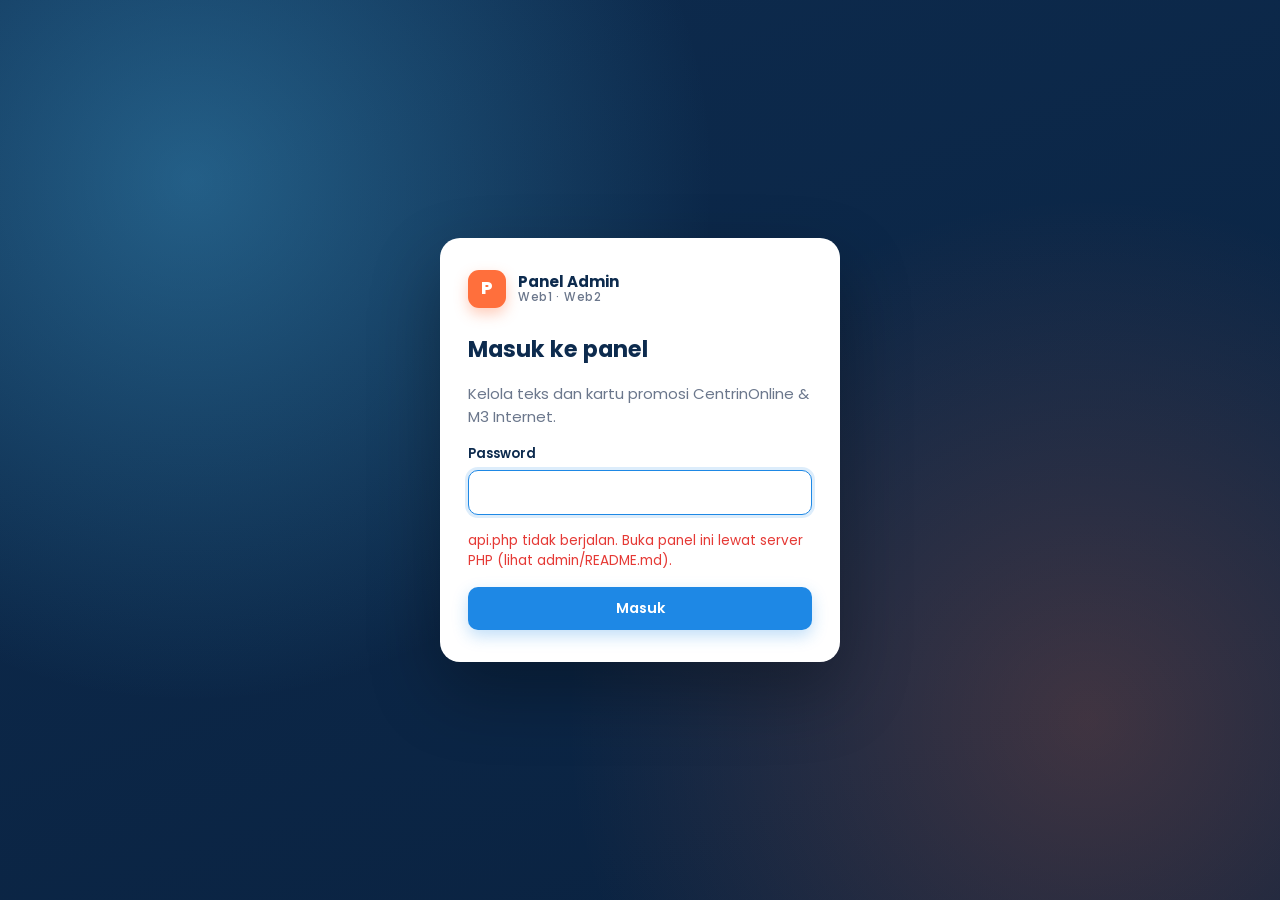
<file: admin/index.html>
<!doctype html>
<html lang="id">
<head>
<meta charset="UTF-8" />
<meta name="viewport" content="width=device-width, initial-scale=1" />
<meta name="robots" content="noindex, nofollow" />
<title>Panel Admin · Web1 &amp; Web2</title>
<link rel="icon" href="data:image/svg+xml,%3Csvg xmlns='http://www.w3.org/2000/svg' viewBox='0 0 32 32'%3E%3Crect width='32' height='32' rx='8' fill='%230D2B4E'/%3E%3Cpath d='M9 22V10h4.5a3.5 3.5 0 0 1 0 7H9' fill='none' stroke='%23FF6F3C' stroke-width='3' stroke-linecap='round' stroke-linejoin='round'/%3E%3Ccircle cx='22' cy='20' r='3' fill='%234FC3F7'/%3E%3C/svg%3E" />
<link rel="preconnect" href="https://fonts.googleapis.com" />
<link rel="preconnect" href="https://fonts.gstatic.com" crossorigin />
<link rel="stylesheet" href="https://fonts.googleapis.com/css2?family=Poppins:wght@400;500;600;700;800&display=swap" />
<link rel="stylesheet" href="admin.css" />
</head>
<body>

<svg style="display:none" aria-hidden="true">
  <symbol id="i-grid" viewBox="0 0 24 24" fill="none" stroke="currentColor" stroke-width="2" stroke-linecap="round" stroke-linejoin="round"><rect x="3" y="3" width="7" height="7" rx="2"/><rect x="14" y="3" width="7" height="7" rx="2"/><rect x="3" y="14" width="7" height="7" rx="2"/><rect x="14" y="14" width="7" height="7" rx="2"/></symbol>
  <symbol id="i-text" viewBox="0 0 24 24" fill="none" stroke="currentColor" stroke-width="2" stroke-linecap="round" stroke-linejoin="round"><path d="M4 6V4h16v2M9 20h6M12 4v16"/></symbol>
  <symbol id="i-card" viewBox="0 0 24 24" fill="none" stroke="currentColor" stroke-width="2" stroke-linecap="round" stroke-linejoin="round"><rect x="3" y="4" width="18" height="16" rx="3"/><path d="M7 9h6M7 13h10M7 16h4"/></symbol>
  <symbol id="i-gift" viewBox="0 0 24 24" fill="none" stroke="currentColor" stroke-width="2" stroke-linecap="round" stroke-linejoin="round"><rect x="3" y="8" width="18" height="5" rx="1.5"/><path d="M5 13v7h14v-7M12 8v12M12 8S10.5 3 8 4.2 9 8 12 8Zm0 0s1.5-5 4-3.8S15 8 12 8Z"/></symbol>
  <symbol id="i-home" viewBox="0 0 24 24" fill="none" stroke="currentColor" stroke-width="2" stroke-linecap="round" stroke-linejoin="round"><path d="M3 11l9-7 9 7v9a1 1 0 0 1-1 1h-5v-6H9v6H4a1 1 0 0 1-1-1z"/></symbol>
  <symbol id="i-building" viewBox="0 0 24 24" fill="none" stroke="currentColor" stroke-width="2" stroke-linecap="round" stroke-linejoin="round"><path d="M4 21V5a1 1 0 0 1 1-1h9a1 1 0 0 1 1 1v16M15 10h4a1 1 0 0 1 1 1v10M2 21h20M8 8h3M8 12h3M8 16h3"/></symbol>
  <symbol id="i-help" viewBox="0 0 24 24" fill="none" stroke="currentColor" stroke-width="2" stroke-linecap="round" stroke-linejoin="round"><circle cx="12" cy="12" r="9"/><path d="M9.5 9.5a2.5 2.5 0 1 1 3.5 2.3c-.6.3-1 .8-1 1.5v.7M12 17h.01"/></symbol>
  <symbol id="i-lock" viewBox="0 0 24 24" fill="none" stroke="currentColor" stroke-width="2" stroke-linecap="round" stroke-linejoin="round"><rect x="4" y="11" width="16" height="10" rx="2"/><path d="M8 11V7a4 4 0 0 1 8 0v4"/></symbol>
  <symbol id="i-logout" viewBox="0 0 24 24" fill="none" stroke="currentColor" stroke-width="2" stroke-linecap="round" stroke-linejoin="round"><path d="M15 4h3a2 2 0 0 1 2 2v12a2 2 0 0 1-2 2h-3M10 17l-5-5 5-5M5 12h11"/></symbol>
  <symbol id="i-plus" viewBox="0 0 24 24" fill="none" stroke="currentColor" stroke-width="2.4" stroke-linecap="round"><path d="M12 5v14M5 12h14"/></symbol>
  <symbol id="i-edit" viewBox="0 0 24 24" fill="none" stroke="currentColor" stroke-width="2" stroke-linecap="round" stroke-linejoin="round"><path d="M4 20h4L19 9a2.8 2.8 0 0 0-4-4L4 16z"/></symbol>
  <symbol id="i-copy" viewBox="0 0 24 24" fill="none" stroke="currentColor" stroke-width="2" stroke-linecap="round" stroke-linejoin="round"><rect x="8" y="8" width="12" height="12" rx="2"/><path d="M16 8V6a2 2 0 0 0-2-2H6a2 2 0 0 0-2 2v8a2 2 0 0 0 2 2h2"/></symbol>
  <symbol id="i-trash" viewBox="0 0 24 24" fill="none" stroke="currentColor" stroke-width="2" stroke-linecap="round" stroke-linejoin="round"><path d="M4 7h16M10 11v6M14 11v6M6 7l1 13h10l1-13M9 7V4h6v3"/></symbol>
  <symbol id="i-eye" viewBox="0 0 24 24" fill="none" stroke="currentColor" stroke-width="2" stroke-linecap="round" stroke-linejoin="round"><path d="M2 12s3.5-7 10-7 10 7 10 7-3.5 7-10 7S2 12 2 12Z"/><circle cx="12" cy="12" r="3"/></symbol>
  <symbol id="i-eye-off" viewBox="0 0 24 24" fill="none" stroke="currentColor" stroke-width="2" stroke-linecap="round" stroke-linejoin="round"><path d="M3 3l18 18M10.6 5.1A10.8 10.8 0 0 1 12 5c6.5 0 10 7 10 7a17 17 0 0 1-3.2 4.1M6.6 6.6A16.6 16.6 0 0 0 2 12s3.5 7 10 7a10 10 0 0 0 5.4-1.6M9.9 9.9a3 3 0 0 0 4.2 4.2"/></symbol>
  <symbol id="i-up" viewBox="0 0 24 24" fill="none" stroke="currentColor" stroke-width="2.2" stroke-linecap="round" stroke-linejoin="round"><path d="M6 15l6-6 6 6"/></symbol>
  <symbol id="i-down" viewBox="0 0 24 24" fill="none" stroke="currentColor" stroke-width="2.2" stroke-linecap="round" stroke-linejoin="round"><path d="M6 9l6 6 6-6"/></symbol>
  <symbol id="i-external" viewBox="0 0 24 24" fill="none" stroke="currentColor" stroke-width="2" stroke-linecap="round" stroke-linejoin="round"><path d="M14 4h6v6M20 4l-9 9M18 14v5a1 1 0 0 1-1 1H5a1 1 0 0 1-1-1V7a1 1 0 0 1 1-1h5"/></symbol>
  <symbol id="i-check" viewBox="0 0 24 24" fill="none" stroke="currentColor" stroke-width="2.6" stroke-linecap="round" stroke-linejoin="round"><path d="M4 12.5 9.5 18 20 6"/></symbol>
  <symbol id="i-close" viewBox="0 0 24 24" fill="none" stroke="currentColor" stroke-width="2.2" stroke-linecap="round"><path d="M6 6l12 12M18 6 6 18"/></symbol>
  <symbol id="i-search" viewBox="0 0 24 24" fill="none" stroke="currentColor" stroke-width="2.2" stroke-linecap="round"><circle cx="11" cy="11" r="7"/><path d="M20 20l-4-4"/></symbol>
  <symbol id="i-menu" viewBox="0 0 24 24" fill="none" stroke="currentColor" stroke-width="2" stroke-linecap="round"><path d="M4 7h16M4 12h16M4 17h16"/></symbol>
  <symbol id="i-alert" viewBox="0 0 24 24" fill="none" stroke="currentColor" stroke-width="2" stroke-linecap="round" stroke-linejoin="round"><path d="M12 3 2 20h20L12 3ZM12 10v4M12 17h.01"/></symbol>
</svg>

<!-- ===== LOGIN ===== -->
<section class="login" id="loginView" hidden>
  <form class="login-card" id="loginForm">
    <div class="brand brand-dark">
      <span class="brand-mark">P</span>
      <span>Panel Admin<small>Web1 · Web2</small></span>
    </div>
    <h1>Masuk ke panel</h1>
    <p class="muted">Kelola teks dan kartu promosi CentrinOnline &amp; M3 Internet.</p>
    <label class="field">
      <span>Password</span>
      <input type="password" name="password" autocomplete="current-password" required autofocus />
    </label>
    <p class="form-error" id="loginError" role="alert"></p>
    <button class="btn btn-primary btn-block" type="submit">Masuk</button>
    <p class="hint" id="loginHint" hidden>Password awal: <code>admin123</code>. Segera ganti setelah masuk.</p>
  </form>
</section>

<!-- ===== APLIKASI ===== -->
<div class="app" id="appView" hidden>
  <aside class="sidebar" id="sidebar">
    <div class="brand">
      <span class="brand-mark">P</span>
      <span>Panel Admin<small>Web1 · Web2</small></span>
    </div>
    <nav class="side-nav" id="sideNav" aria-label="Menu admin"></nav>
    <button class="side-logout" type="button" id="logoutBtn">
      <svg aria-hidden="true"><use href="#i-logout"/></svg>Keluar
    </button>
  </aside>
  <div class="scrim" id="scrim"></div>

  <div class="main">
    <header class="topbar">
      <button class="icon-btn menu-btn" type="button" id="menuBtn" aria-label="Buka menu">
        <svg aria-hidden="true"><use href="#i-menu"/></svg>
      </button>
      <div class="topbar-title">
        <p class="crumb" id="crumb"></p>
        <h1 id="pageTitle">Ringkasan</h1>
      </div>
      <span class="save-state" id="saveState" data-state="idle"></span>
      <a class="btn btn-ghost" id="viewSiteBtn" href="../Web1/index.html" target="_blank" rel="noopener" hidden>
        <svg aria-hidden="true"><use href="#i-external"/></svg><span>Lihat halaman</span>
      </a>
    </header>

    <main class="content" id="content"></main>
  </div>
</div>

<!-- ===== MODAL EDITOR KARTU ===== -->
<dialog class="modal modal-wide" id="editorModal">
  <form method="dialog" class="modal-inner" id="editorForm" novalidate>
    <header class="modal-head">
      <h2 id="editorTitle">Edit kartu</h2>
      <button class="icon-btn" type="button" data-close aria-label="Tutup"><svg aria-hidden="true"><use href="#i-close"/></svg></button>
    </header>
    <div class="editor-body">
      <div class="editor-fields" id="editorFields"></div>
      <aside class="editor-preview">
        <p class="preview-label">Pratinjau</p>
        <div id="editorPreview"></div>
      </aside>
    </div>
    <footer class="modal-foot">
      <p class="form-error" id="editorError" role="alert"></p>
      <button class="btn btn-ghost" type="button" data-close>Batal</button>
      <button class="btn btn-primary" type="submit" id="editorSubmit">Simpan</button>
    </footer>
  </form>
</dialog>

<!-- ===== MODAL KONFIRMASI ===== -->
<dialog class="modal" id="confirmModal">
  <div class="modal-inner">
    <div class="confirm-body">
      <span class="confirm-icon"><svg aria-hidden="true"><use href="#i-alert"/></svg></span>
      <div>
        <h2 id="confirmTitle">Hapus item?</h2>
        <p class="muted" id="confirmText"></p>
      </div>
    </div>
    <footer class="modal-foot">
      <button class="btn btn-ghost" type="button" data-answer="no">Batal</button>
      <button class="btn btn-danger" type="button" data-answer="yes" id="confirmYes">Hapus</button>
    </footer>
  </div>
</dialog>

<div class="toasts" id="toasts" aria-live="polite"></div>

<script src="admin.js"></script>
</body>
</html>
</file>
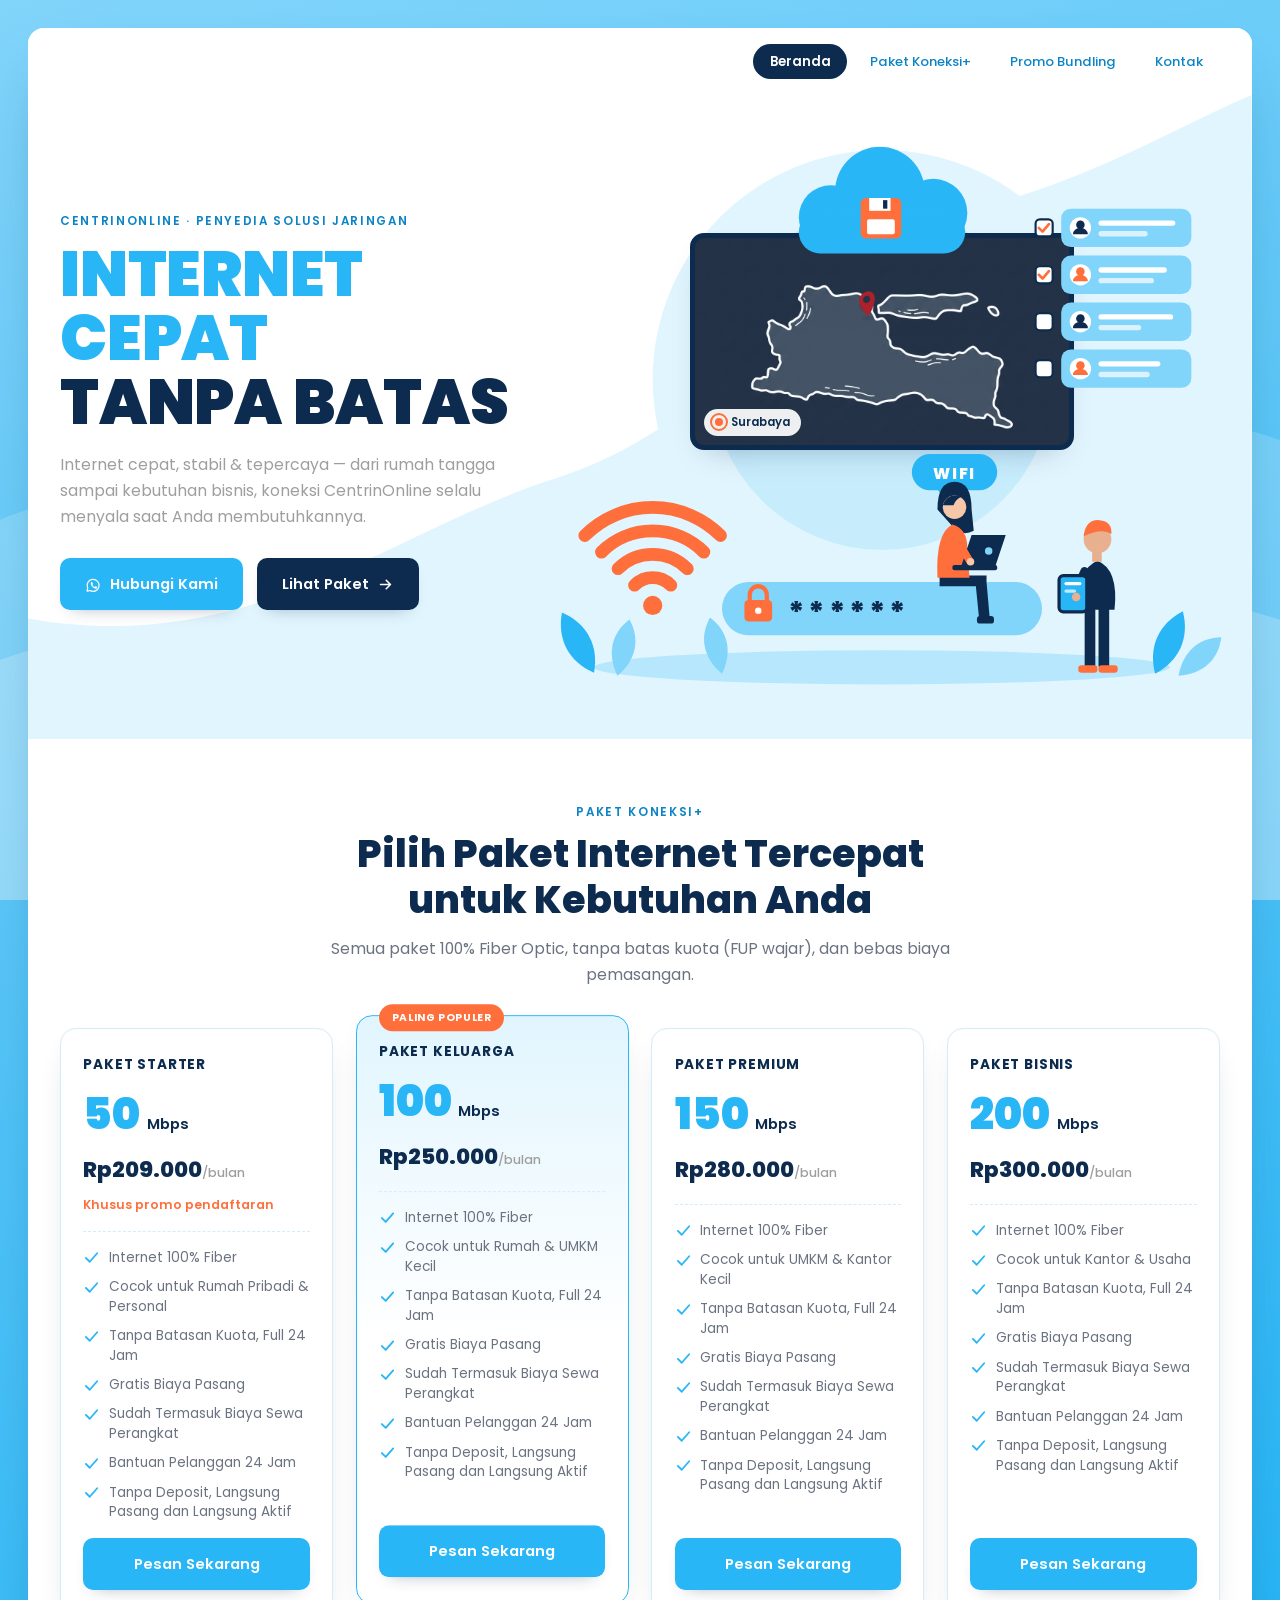
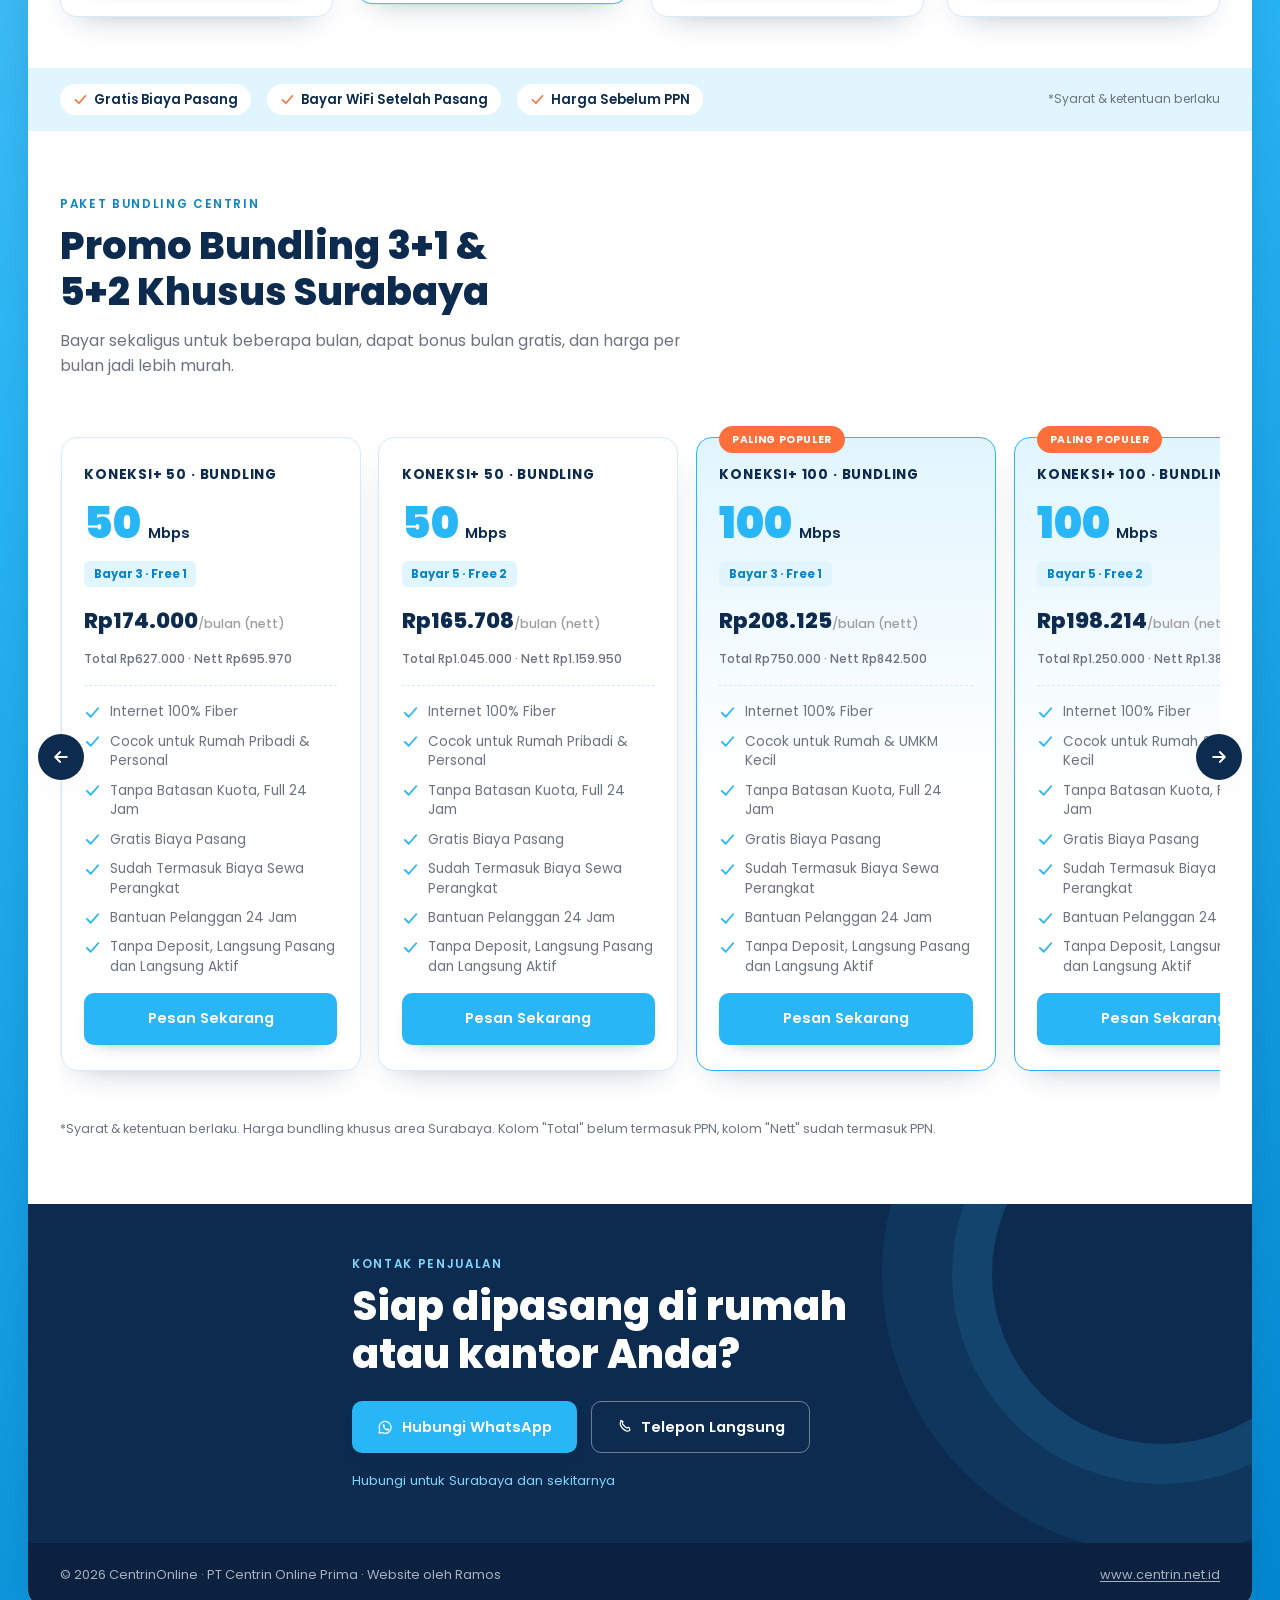
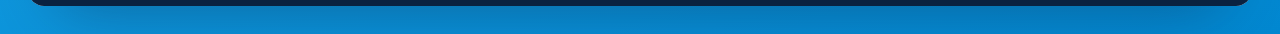
<file: Web1/index.html>
<!doctype html>
<html lang="id">
<head>
<meta charset="UTF-8" />
<meta name="viewport" content="width=device-width, initial-scale=1" />
<title>CentrinOnline — Internet Cepat Tanpa Batas | Koneksi+</title>
<meta name="description" content="Internet cepat, stabil & tepercaya dari CentrinOnline. Paket Koneksi+ 50–200 Mbps dan promo bundling 3+1 & 5+2 khusus area Surabaya." />
<link rel="preconnect" href="https://fonts.googleapis.com" />
<link rel="preconnect" href="https://fonts.gstatic.com" crossorigin />
<link rel="stylesheet" href="https://fonts.googleapis.com/css2?family=Poppins:wght@400;500;600;700;800;900&display=swap" />
<link rel="stylesheet" href="css/style.css" />
</head>
<body>

<!-- Icon sprite -->
<svg style="display:none" aria-hidden="true">
  <symbol id="i-check" viewBox="0 0 24 24" fill="none"><path d="M4 12.5 9.5 18 20 6" stroke="currentColor" stroke-width="2.6" stroke-linecap="round" stroke-linejoin="round"/></symbol>
  <symbol id="i-whatsapp" viewBox="0 0 24 24" fill="none"><path d="M7 20.5 3.6 21.4a.6.6 0 0 1-.73-.73L3.8 17A8.5 8.5 0 1 1 7 20.5Z" stroke="currentColor" stroke-width="1.7" stroke-linejoin="round"/><path d="M8.3 9.3c.2-.9 1.6-1 1.9-.4.4.7.6 1.5 1 2 .3.4-.1.8-.4 1.1-.3.3-.3.5-.1.9.5.9 1.5 1.8 2.4 2.2.4.2.6.2.9-.1.3-.3.6-.7 1.1-.5.5.2 1.3.6 1.9 1 .5.3.3 1.6-.5 2-1 .5-2 .5-3.4-.1-2-.9-3.9-2.9-4.6-4.9-.5-1.3-.4-2.4-.2-3.2Z" fill="currentColor"/></symbol>
  <symbol id="i-phone" viewBox="0 0 24 24" fill="none"><path d="M6.6 3.5 9 4.3c.5.2.8.7.7 1.2l-.6 2.2c-.1.4 0 .8.3 1.1l4.8 4.8c.3.3.7.4 1.1.3l2.2-.6c.5-.1 1 .2 1.2.7l.8 2.4c.2.5 0 1.1-.5 1.4-1.1.7-2.7 1.2-4.4.5-3.6-1.4-7-4.8-8.4-8.4-.7-1.7-.2-3.3.5-4.4.3-.5.9-.7 1.4-.5Z" stroke="currentColor" stroke-width="1.7" stroke-linejoin="round"/></symbol>
  <symbol id="i-arrow" viewBox="0 0 24 24" fill="none"><path d="M5 12h14M13 6l6 6-6 6" stroke="currentColor" stroke-width="2.2" stroke-linecap="round" stroke-linejoin="round"/></symbol>
  <symbol id="i-menu" viewBox="0 0 24 24" fill="none"><path d="M4 7h16M4 12h16M4 17h16" stroke="currentColor" stroke-width="2" stroke-linecap="round"/></symbol>
  <symbol id="i-close" viewBox="0 0 24 24" fill="none"><path d="M6 6l12 12M18 6 6 18" stroke="currentColor" stroke-width="2" stroke-linecap="round"/></symbol>
</svg>

<!-- ===== BACKGROUND: gradasi biru + gelombang besar di belakang kartu ===== -->
<div class="page-bg" aria-hidden="true">
  <svg class="page-wave" viewBox="0 0 1440 900" preserveAspectRatio="none">
    <path d="M0 520 C 260 420 420 640 720 560 S 1180 360 1440 440 L1440 900 L0 900 Z" fill="#ffffff" fill-opacity=".18"/>
    <path d="M0 660 C 300 560 520 780 820 700 S 1240 560 1440 620 L1440 900 L0 900 Z" fill="#ffffff" fill-opacity=".22"/>
  </svg>
</div>

<!-- ===== KARTU PUTIH (seluruh halaman) ===== -->
<div class="page-card">

<!-- ===== NAVBAR (rata kanan, tanpa logo) ===== -->
<header class="site-header">
  <div class="wrap">
    <nav class="main-nav" aria-label="Navigasi utama">
      <a href="#top" class="is-active" aria-current="page" data-cms="nav.home">Beranda</a>
      <a href="#paket" data-cms="nav.paket">Paket Koneksi+</a>
      <a href="#bundling" data-cms="nav.bundling">Promo Bundling</a>
      <a href="#kontak" data-cms="nav.kontak">Kontak</a>
    </nav>

    <button class="nav-toggle" type="button" aria-label="Buka menu navigasi" aria-expanded="false" aria-controls="mobile-nav">
      <svg class="icon-open" aria-hidden="true"><use href="#i-menu"/></svg>
      <svg class="icon-close" aria-hidden="true"><use href="#i-close"/></svg>
    </button>
  </div>

  <nav id="mobile-nav" class="mobile-nav" aria-label="Navigasi mobile">
    <a href="#top" class="is-active" aria-current="page" data-cms="nav.home">Beranda</a>
    <a href="#paket" data-cms="nav.paket">Paket Koneksi+</a>
    <a href="#bundling" data-cms="nav.bundling">Promo Bundling</a>
    <a href="#kontak" data-cms="nav.kontak">Kontak</a>
  </nav>
</header>

<main>

  <!-- ===== HERO ===== -->
  <section class="hero" id="top">
    <!-- Blob biru muda: melengkung dari kiri bawah ke kanan atas -->
    <svg class="hero-blob" viewBox="0 0 1200 640" preserveAspectRatio="none" aria-hidden="true">
      <path d="M0 640 L0 520 C 220 560 360 430 520 380 C 700 320 760 160 940 110 C 1050 80 1130 30 1200 0 L1200 640 Z" fill="#E1F5FE"/>
    </svg>

    <div class="wrap">
      <div class="hero-grid">

        <!-- Kiri: teks -->
        <div class="hero-copy">
          <p class="eyebrow" data-cms="hero.eyebrow">CentrinOnline · Penyedia Solusi Jaringan</p>
          <h1>
            <span class="line1" data-cms="hero.line1">Internet Cepat</span>
            <span class="line2" data-cms="hero.line2">Tanpa Batas</span>
          </h1>
          <p class="lede" data-cms="hero.lede">Internet cepat, stabil &amp; tepercaya — dari rumah tangga sampai kebutuhan bisnis, koneksi CentrinOnline selalu menyala saat Anda membutuhkannya.</p>
          <div class="hero-cta">
            <a class="btn btn-primary" data-wa="contact.waMessage" href="https://wa.me/6287778333933?text=Halo%20Admin%2C%20saya%20ingin%20tanya%20paket%20internet%20CentrinOnline" target="_blank" rel="noopener">
              <svg aria-hidden="true"><use href="#i-whatsapp"/></svg>
              <span data-cms="hero.ctaPrimary">Hubungi Kami</span>
            </a>
            <a class="btn btn-navy" href="#paket">
              <span data-cms="hero.ctaSecondary">Lihat Paket</span>
              <svg aria-hidden="true"><use href="#i-arrow"/></svg>
            </a>
          </div>
        </div>

        <!-- Kanan: ilustrasi (SVG belakang → peta Surabaya → SVG depan) -->
        <div class="hero-visual">
          <!-- Lapisan belakang -->
          <svg class="illu illu-back" viewBox="0 0 600 520" aria-hidden="true">
            <circle cx="300" cy="230" r="215" fill="#E1F5FE"/>
            <circle cx="300" cy="230" r="160" fill="#B3E5FC" fill-opacity=".55"/>
            <ellipse cx="300" cy="500" rx="270" ry="16" fill="#81D4FA" fill-opacity=".45"/>
          </svg>

          <!-- Peta Surabaya (komponen lama dipertahankan) -->
          <figure class="hero-screen">
            <img class="hero-photo" src="img/Surabaya.png" alt="Peta cakupan layanan CentrinOnline di Surabaya" width="600" height="339" />
            <span class="hero-photo-tag">
              <span class="hero-photo-dot"></span>
              <span data-cms="hero.mapTag">Surabaya</span>
            </span>
          </figure>

          <!-- Lapisan depan -->
          <svg class="illu illu-front" viewBox="0 0 600 520" aria-hidden="true">
            <!-- Awan + disket (cloud storage) -->
            <g class="cloud">
              <circle cx="252" cy="78" r="30" fill="#29B6F6"/>
              <circle cx="298" cy="54" r="42" fill="#29B6F6"/>
              <circle cx="348" cy="74" r="32" fill="#29B6F6"/>
              <rect x="222" y="72" width="156" height="40" rx="20" fill="#29B6F6"/>
              <rect x="280" y="60" width="38" height="38" rx="5" fill="#FF6F3C"/>
              <rect x="288" y="60" width="20" height="12" fill="#ffffff"/>
              <rect x="301" y="62" width="4" height="8" fill="#0D2B4E"/>
              <rect x="286" y="80" width="26" height="14" rx="2" fill="#ffffff"/>
            </g>

            <!-- Tumpukan 4 kartu notifikasi + checkbox -->
            <g class="notifs">
              <g transform="translate(0 70)">
                <rect x="444" y="10" width="16" height="16" rx="4" fill="#fff" stroke="#0D2B4E" stroke-width="2"/>
                <path d="M447 18l3.5 3.5 6-7" stroke="#FF6F3C" stroke-width="2.5" fill="none" stroke-linecap="round" stroke-linejoin="round"/>
                <rect x="468" y="0" width="122" height="36" rx="9" fill="#81D4FA"/>
                <circle cx="486" cy="18" r="10" fill="#ffffff"/><circle cx="486" cy="15" r="4" fill="#0D2B4E"/><path d="M479 24a7 6 0 0 1 14 0" fill="#0D2B4E"/>
                <rect x="503" y="11" width="72" height="5" rx="2.5" fill="#fff"/><rect x="503" y="21" width="46" height="5" rx="2.5" fill="#fff" fill-opacity=".7"/>
              </g>
              <g transform="translate(0 114)">
                <rect x="444" y="10" width="16" height="16" rx="4" fill="#fff" stroke="#0D2B4E" stroke-width="2"/>
                <path d="M447 18l3.5 3.5 6-7" stroke="#FF6F3C" stroke-width="2.5" fill="none" stroke-linecap="round" stroke-linejoin="round"/>
                <rect x="468" y="0" width="122" height="36" rx="9" fill="#81D4FA"/>
                <circle cx="486" cy="18" r="10" fill="#ffffff"/><circle cx="486" cy="15" r="4" fill="#FF6F3C"/><path d="M479 24a7 6 0 0 1 14 0" fill="#FF6F3C"/>
                <rect x="503" y="11" width="64" height="5" rx="2.5" fill="#fff"/><rect x="503" y="21" width="52" height="5" rx="2.5" fill="#fff" fill-opacity=".7"/>
              </g>
              <g transform="translate(0 158)">
                <rect x="444" y="10" width="16" height="16" rx="4" fill="#fff" stroke="#0D2B4E" stroke-width="2"/>
                <rect x="468" y="0" width="122" height="36" rx="9" fill="#81D4FA"/>
                <circle cx="486" cy="18" r="10" fill="#ffffff"/><circle cx="486" cy="15" r="4" fill="#0D2B4E"/><path d="M479 24a7 6 0 0 1 14 0" fill="#0D2B4E"/>
                <rect x="503" y="11" width="70" height="5" rx="2.5" fill="#fff"/><rect x="503" y="21" width="40" height="5" rx="2.5" fill="#fff" fill-opacity=".7"/>
              </g>
              <g transform="translate(0 202)">
                <rect x="444" y="10" width="16" height="16" rx="4" fill="#fff" stroke="#0D2B4E" stroke-width="2"/>
                <rect x="468" y="0" width="122" height="36" rx="9" fill="#81D4FA"/>
                <circle cx="486" cy="18" r="10" fill="#ffffff"/><circle cx="486" cy="15" r="4" fill="#FF6F3C"/><path d="M479 24a7 6 0 0 1 14 0" fill="#FF6F3C"/>
                <rect x="503" y="11" width="58" height="5" rx="2.5" fill="#fff"/><rect x="503" y="21" width="48" height="5" rx="2.5" fill="#fff" fill-opacity=".7"/>
              </g>
            </g>

            <!-- Simbol WiFi oranye (busur berdenyut bergantian) -->
            <g class="wifi" stroke="#FF6F3C" stroke-width="12" stroke-linecap="round" fill="none">
              <path class="arc arc-1" d="M68 423 A24 24 0 0 1 102 423"/>
              <path class="arc arc-2" d="M52.5 407.5 A46 46 0 0 1 117.5 407.5"/>
              <path class="arc arc-3" d="M37 392 A68 68 0 0 1 133 392"/>
              <path class="arc arc-4" d="M21.4 376.4 A90 90 0 0 1 148.6 376.4"/>
              <circle cx="85" cy="442" r="9" fill="#FF6F3C" stroke="none"/>
            </g>

            <!-- Daun dekoratif di dasar -->
            <g class="leaves">
              <path d="M0 0C16-20 16-44 0-64C-16-44-16-20 0 0Z" transform="translate(30 505) rotate(-28)" fill="#29B6F6"/>
              <path d="M0 0C14-18 14-38 0-54C-14-38-14-18 0 0Z" transform="translate(52 508) rotate(12)" fill="#81D4FA"/>
              <path d="M0 0C14-18 14-38 0-54C-14-38-14-18 0 0Z" transform="translate(150 506) rotate(-12)" fill="#81D4FA"/>
              <path d="M0 0C16-20 16-44 0-64C-16-44-16-20 0 0Z" transform="translate(556 506) rotate(24)" fill="#29B6F6"/>
              <path d="M0 0C14-18 14-38 0-54C-14-38-14-18 0 0Z" transform="translate(578 508) rotate(48)" fill="#81D4FA"/>
            </g>

            <!-- Bar kata sandi: gembok + bintang -->
            <g class="password-bar">
              <rect x="150" y="420" width="300" height="50" rx="25" fill="#81D4FA"/>
              <path d="M176 438v-6a8 8 0 0 1 16 0v6" stroke="#FF6F3C" stroke-width="4" fill="none"/>
              <rect x="171" y="437" width="26" height="20" rx="4" fill="#FF6F3C"/>
              <circle cx="184" cy="447" r="3" fill="#fff"/>
              <text x="212" y="458" fill="#0D2B4E" font-family="Poppins, sans-serif" font-weight="800" font-size="28" letter-spacing="4">******</text>
            </g>

            <!-- Gelembung bicara "WIFI" -->
            <g class="bubble">
              <rect x="328" y="300" width="80" height="34" rx="17" fill="#29B6F6"/>
              <path d="M352 333 l8 12 l6 -12 z" fill="#29B6F6"/>
              <text x="368" y="323" text-anchor="middle" fill="#fff" font-family="Poppins, sans-serif" font-weight="800" font-size="15" letter-spacing="1.5">WIFI</text>
            </g>

            <!-- Karakter perempuan: duduk di atas bar, memegang laptop -->
            <g class="person-woman" transform="translate(130 0)">
              <path d="M222 352q0-26 16-26t16 26l2 20q-9 5-17-1z" fill="#0D2B4E"/>
              <path d="M224 414h44v6l3 34h-10l-3-30h-34z" fill="#0D2B4E"/>
              <rect x="259" y="452" width="16" height="7" rx="3" fill="#0D2B4E"/>
              <path d="M222 416q-2-42 14-50q14 4 14 22l2 28z" fill="#FF6F3C"/>
              <circle cx="238" cy="350" r="11" fill="#F6C7A8"/>
              <path d="M227 348q4-12 18-8q-6 2-8 8z" fill="#0D2B4E"/>
              <polygon points="244,406 254,376 286,376 276,406" fill="#0D2B4E"/>
              <circle cx="270" cy="391" r="3.5" fill="#81D4FA"/>
              <rect x="236" y="404" width="42" height="5" rx="2" fill="#0D2B4E"/>
              <path d="M238 376l14 24" stroke="#FF6F3C" stroke-width="7" stroke-linecap="round"/>
              <circle cx="253" cy="401" r="3.5" fill="#F6C7A8"/>
            </g>

            <!-- Karakter laki-laki: berdiri memegang tablet -->
            <g class="person-man">
              <rect x="490" y="440" width="10" height="62" rx="4" fill="#0D2B4E"/>
              <rect x="503" y="440" width="10" height="62" rx="4" fill="#0D2B4E"/>
              <rect x="484" y="498" width="18" height="7" rx="3" fill="#FF6F3C"/>
              <rect x="503" y="498" width="18" height="7" rx="3" fill="#FF6F3C"/>
              <path d="M486 446q-4-38 16-46q20 8 16 46z" fill="#0D2B4E"/>
              <rect x="497" y="391" width="9" height="10" fill="#E8B08F"/>
              <circle cx="502" cy="380" r="13" fill="#E8B08F"/>
              <path d="M489 377q2-16 15-15q12 1 11 13q-8-6-26 2z" fill="#FF6F3C"/>
              <path d="M490 410l-10 22" stroke="#0D2B4E" stroke-width="8" stroke-linecap="round"/>
              <rect x="466" y="414" width="26" height="34" rx="4" fill="#29B6F6" stroke="#0D2B4E" stroke-width="3"/>
              <rect x="471" y="420" width="16" height="3" rx="1.5" fill="#fff"/>
              <rect x="471" y="427" width="11" height="3" rx="1.5" fill="#fff" fill-opacity=".7"/>
              <circle cx="482" cy="434" r="4" fill="#E8B08F"/>
            </g>
          </svg>
        </div>

      </div>
    </div>
  </section>


  <!-- ===== PRICING PLANS ===== -->
  <section class="plans" id="paket">
    <div class="wrap">
      <div class="section-head plans-head">
        <p class="eyebrow" data-cms="plans.eyebrow">Paket Koneksi+</p>
        <h2 data-cms="plans.title">Pilih Paket Internet Tercepat untuk Kebutuhan Anda</h2>
        <p class="sub" data-cms="plans.sub">Semua paket 100% Fiber Optic, tanpa batas kuota (FUP wajar), dan bebas biaya pemasangan.</p>
      </div>

      <!-- Kartu bawaan di bawah ini hanya cadangan; isi sebenarnya dikelola dari panel admin -->
      <div class="plans-grid" id="plansGrid" data-cms-cards>
        <article class="plan-card">
          <p class="plan-eyebrow">Paket Starter</p>
          <div class="plan-speed"><span class="num">50</span><span class="unit">Mbps</span></div>
          <p class="plan-price">Rp209.000<span>/bulan</span></p>
          <p class="plan-promo">Khusus promo pendaftaran</p>
          <ul class="plan-features">
            <li><svg aria-hidden="true"><use href="#i-check"/></svg>Internet 100% Fiber</li>
            <li><svg aria-hidden="true"><use href="#i-check"/></svg>Cocok untuk Rumah Pribadi &amp; Personal</li>
            <li><svg aria-hidden="true"><use href="#i-check"/></svg>Tanpa Batasan Kuota, Full 24 Jam</li>
            <li><svg aria-hidden="true"><use href="#i-check"/></svg>Gratis Biaya Pasang</li>
            <li><svg aria-hidden="true"><use href="#i-check"/></svg>Sudah Termasuk Biaya Sewa Perangkat</li>
            <li><svg aria-hidden="true"><use href="#i-check"/></svg>Bantuan Pelanggan 24 Jam</li>
            <li><svg aria-hidden="true"><use href="#i-check"/></svg>Tanpa Deposit, Langsung Pasang dan Langsung Aktif</li>
          </ul>
          <a class="btn btn-accent plan-cta" href="https://wa.me/6287778333933?text=Halo%20Admin%2C%20saya%20ingin%20pesan%20Koneksi%2B%2050%20(Paket%20Starter)" target="_blank" rel="noopener">Pesan Sekarang</a>
        </article>

        <article class="plan-card is-popular">
          <span class="plan-badge">Paling Populer</span>
          <p class="plan-eyebrow">Paket Keluarga</p>
          <div class="plan-speed"><span class="num">100</span><span class="unit">Mbps</span></div>
          <p class="plan-price">Rp250.000<span>/bulan</span></p>
          <ul class="plan-features">
            <li><svg aria-hidden="true"><use href="#i-check"/></svg>Internet 100% Fiber</li>
            <li><svg aria-hidden="true"><use href="#i-check"/></svg>Cocok untuk Rumah &amp; UMKM Kecil</li>
            <li><svg aria-hidden="true"><use href="#i-check"/></svg>Tanpa Batasan Kuota, Full 24 Jam</li>
            <li><svg aria-hidden="true"><use href="#i-check"/></svg>Gratis Biaya Pasang</li>
            <li><svg aria-hidden="true"><use href="#i-check"/></svg>Sudah Termasuk Biaya Sewa Perangkat</li>
            <li><svg aria-hidden="true"><use href="#i-check"/></svg>Bantuan Pelanggan 24 Jam</li>
            <li><svg aria-hidden="true"><use href="#i-check"/></svg>Tanpa Deposit, Langsung Pasang dan Langsung Aktif</li>
          </ul>
          <a class="btn btn-accent plan-cta" href="https://wa.me/6287778333933?text=Halo%20Admin%2C%20saya%20ingin%20pesan%20Koneksi%2B%20100%20(Paket%20Keluarga)" target="_blank" rel="noopener">Pesan Sekarang</a>
        </article>

        <article class="plan-card">
          <p class="plan-eyebrow">Paket Premium</p>
          <div class="plan-speed"><span class="num">150</span><span class="unit">Mbps</span></div>
          <p class="plan-price">Rp280.000<span>/bulan</span></p>
          <ul class="plan-features">
            <li><svg aria-hidden="true"><use href="#i-check"/></svg>Internet 100% Fiber</li>
            <li><svg aria-hidden="true"><use href="#i-check"/></svg>Cocok untuk UMKM &amp; Kantor Kecil</li>
            <li><svg aria-hidden="true"><use href="#i-check"/></svg>Tanpa Batasan Kuota, Full 24 Jam</li>
            <li><svg aria-hidden="true"><use href="#i-check"/></svg>Gratis Biaya Pasang</li>
            <li><svg aria-hidden="true"><use href="#i-check"/></svg>Sudah Termasuk Biaya Sewa Perangkat</li>
            <li><svg aria-hidden="true"><use href="#i-check"/></svg>Bantuan Pelanggan 24 Jam</li>
            <li><svg aria-hidden="true"><use href="#i-check"/></svg>Tanpa Deposit, Langsung Pasang dan Langsung Aktif</li>
          </ul>
          <a class="btn btn-accent plan-cta" href="https://wa.me/6287778333933?text=Halo%20Admin%2C%20saya%20ingin%20pesan%20Koneksi%2B%20150%20(Paket%20Premium)" target="_blank" rel="noopener">Pesan Sekarang</a>
        </article>

        <article class="plan-card">
          <p class="plan-eyebrow">Paket Bisnis</p>
          <div class="plan-speed"><span class="num">200</span><span class="unit">Mbps</span></div>
          <p class="plan-price">Rp300.000<span>/bulan</span></p>
          <ul class="plan-features">
            <li><svg aria-hidden="true"><use href="#i-check"/></svg>Internet 100% Fiber</li>
            <li><svg aria-hidden="true"><use href="#i-check"/></svg>Cocok untuk Kantor &amp; Usaha</li>
            <li><svg aria-hidden="true"><use href="#i-check"/></svg>Tanpa Batasan Kuota, Full 24 Jam</li>
            <li><svg aria-hidden="true"><use href="#i-check"/></svg>Gratis Biaya Pasang</li>
            <li><svg aria-hidden="true"><use href="#i-check"/></svg>Sudah Termasuk Biaya Sewa Perangkat</li>
            <li><svg aria-hidden="true"><use href="#i-check"/></svg>Bantuan Pelanggan 24 Jam</li>
            <li><svg aria-hidden="true"><use href="#i-check"/></svg>Tanpa Deposit, Langsung Pasang dan Langsung Aktif</li>
          </ul>
          <a class="btn btn-accent plan-cta" href="https://wa.me/6287778333933?text=Halo%20Admin%2C%20saya%20ingin%20pesan%20Koneksi%2B%20200%20(Paket%20Bisnis)" target="_blank" rel="noopener">Pesan Sekarang</a>
        </article>
      </div>
    </div>
  </section>

  <!-- ===== TERMS STRIP ===== -->
  <div class="terms-strip">
    <div class="wrap">
      <span class="chip"><svg><use href="#i-check"/></svg><span data-cms="terms.chip1">Gratis Biaya Pasang</span></span>
      <span class="chip"><svg><use href="#i-check"/></svg><span data-cms="terms.chip2">Bayar WiFi Setelah Pasang</span></span>
      <span class="chip"><svg><use href="#i-check"/></svg><span data-cms="terms.chip3">Harga Sebelum PPN</span></span>
      <span class="fineprint" data-cms="terms.fineprint">*Syarat &amp; ketentuan berlaku</span>
    </div>
  </div>

  <!-- ===== BUNDLING ===== -->
  <section class="bundling" id="bundling">
    <div class="wrap">
      <div class="section-head">
        <p class="eyebrow" data-cms="bundling.eyebrow">Paket Bundling Centrin</p>
        <h2 data-cms="bundling.title">Promo Bundling 3+1 &amp; 5+2 Khusus Surabaya</h2>
        <p class="sub" data-cms="bundling.sub">Bayar sekaligus untuk beberapa bulan, dapat bonus bulan gratis, dan harga per bulan jadi lebih murah.</p>
      </div>

      <div class="bundling-carousel">
        <button class="carousel-arrow prev" type="button" aria-label="Paket sebelumnya">
          <svg aria-hidden="true"><use href="#i-arrow"/></svg>
        </button>

        <div class="carousel-track" id="bundlingTrack" role="list" aria-label="Daftar paket bundling" data-cms-cards>

          <article class="plan-card bundle-card" role="listitem">
            <p class="plan-eyebrow">Koneksi+ 50 · Bundling</p>
            <div class="plan-speed"><span class="num">50</span><span class="unit">Mbps</span></div>
            <span class="plan-pill">Bayar 3 · Free 1</span>
            <p class="plan-price">Rp174.000<span>/bulan (nett)</span></p>
            <p class="plan-promo">Total Rp627.000 · Nett Rp695.970</p>
            <ul class="plan-features">
              <li><svg aria-hidden="true"><use href="#i-check"/></svg>Internet 100% Fiber</li>
              <li><svg aria-hidden="true"><use href="#i-check"/></svg>Cocok untuk Rumah Pribadi &amp; Personal</li>
              <li><svg aria-hidden="true"><use href="#i-check"/></svg>Tanpa Batasan Kuota, Full 24 Jam</li>
              <li><svg aria-hidden="true"><use href="#i-check"/></svg>Gratis Biaya Pasang</li>
              <li><svg aria-hidden="true"><use href="#i-check"/></svg>Sudah Termasuk Biaya Sewa Perangkat</li>
              <li><svg aria-hidden="true"><use href="#i-check"/></svg>Bantuan Pelanggan 24 Jam</li>
              <li><svg aria-hidden="true"><use href="#i-check"/></svg>Tanpa Deposit, Langsung Pasang dan Langsung Aktif</li>
            </ul>
            <a class="btn btn-accent plan-cta" href="https://wa.me/6287778333933?text=Halo%20Admin%2C%20saya%20ingin%20pesan%20Bundling%20Koneksi%2B%2050%20(Bayar%203%20Free%201)" target="_blank" rel="noopener">Pesan Sekarang</a>
          </article>

          <article class="plan-card bundle-card" role="listitem">
            <p class="plan-eyebrow">Koneksi+ 50 · Bundling</p>
            <div class="plan-speed"><span class="num">50</span><span class="unit">Mbps</span></div>
            <span class="plan-pill">Bayar 5 · Free 2</span>
            <p class="plan-price">Rp165.708<span>/bulan (nett)</span></p>
            <p class="plan-promo">Total Rp1.045.000 · Nett Rp1.159.950</p>
            <ul class="plan-features">
              <li><svg aria-hidden="true"><use href="#i-check"/></svg>Internet 100% Fiber</li>
              <li><svg aria-hidden="true"><use href="#i-check"/></svg>Cocok untuk Rumah Pribadi &amp; Personal</li>
              <li><svg aria-hidden="true"><use href="#i-check"/></svg>Tanpa Batasan Kuota, Full 24 Jam</li>
              <li><svg aria-hidden="true"><use href="#i-check"/></svg>Gratis Biaya Pasang</li>
              <li><svg aria-hidden="true"><use href="#i-check"/></svg>Sudah Termasuk Biaya Sewa Perangkat</li>
              <li><svg aria-hidden="true"><use href="#i-check"/></svg>Bantuan Pelanggan 24 Jam</li>
              <li><svg aria-hidden="true"><use href="#i-check"/></svg>Tanpa Deposit, Langsung Pasang dan Langsung Aktif</li>
            </ul>
            <a class="btn btn-accent plan-cta" href="https://wa.me/6287778333933?text=Halo%20Admin%2C%20saya%20ingin%20pesan%20Bundling%20Koneksi%2B%2050%20(Bayar%205%20Free%202)" target="_blank" rel="noopener">Pesan Sekarang</a>
          </article>

          <article class="plan-card bundle-card is-popular" role="listitem">
            <span class="plan-badge">Paling Populer</span>
            <p class="plan-eyebrow">Koneksi+ 100 · Bundling</p>
            <div class="plan-speed"><span class="num">100</span><span class="unit">Mbps</span></div>
            <span class="plan-pill">Bayar 3 · Free 1</span>
            <p class="plan-price">Rp208.125<span>/bulan (nett)</span></p>
            <p class="plan-promo">Total Rp750.000 · Nett Rp842.500</p>
            <ul class="plan-features">
              <li><svg aria-hidden="true"><use href="#i-check"/></svg>Internet 100% Fiber</li>
              <li><svg aria-hidden="true"><use href="#i-check"/></svg>Cocok untuk Rumah &amp; UMKM Kecil</li>
              <li><svg aria-hidden="true"><use href="#i-check"/></svg>Tanpa Batasan Kuota, Full 24 Jam</li>
              <li><svg aria-hidden="true"><use href="#i-check"/></svg>Gratis Biaya Pasang</li>
              <li><svg aria-hidden="true"><use href="#i-check"/></svg>Sudah Termasuk Biaya Sewa Perangkat</li>
              <li><svg aria-hidden="true"><use href="#i-check"/></svg>Bantuan Pelanggan 24 Jam</li>
              <li><svg aria-hidden="true"><use href="#i-check"/></svg>Tanpa Deposit, Langsung Pasang dan Langsung Aktif</li>
            </ul>
            <a class="btn btn-accent plan-cta" href="https://wa.me/6287778333933?text=Halo%20Admin%2C%20saya%20ingin%20pesan%20Bundling%20Koneksi%2B%20100%20(Bayar%203%20Free%201)" target="_blank" rel="noopener">Pesan Sekarang</a>
          </article>

          <article class="plan-card bundle-card is-popular" role="listitem">
            <span class="plan-badge">Paling Populer</span>
            <p class="plan-eyebrow">Koneksi+ 100 · Bundling</p>
            <div class="plan-speed"><span class="num">100</span><span class="unit">Mbps</span></div>
            <span class="plan-pill">Bayar 5 · Free 2</span>
            <p class="plan-price">Rp198.214<span>/bulan (nett)</span></p>
            <p class="plan-promo">Total Rp1.250.000 · Nett Rp1.387.500</p>
            <ul class="plan-features">
              <li><svg aria-hidden="true"><use href="#i-check"/></svg>Internet 100% Fiber</li>
              <li><svg aria-hidden="true"><use href="#i-check"/></svg>Cocok untuk Rumah &amp; UMKM Kecil</li>
              <li><svg aria-hidden="true"><use href="#i-check"/></svg>Tanpa Batasan Kuota, Full 24 Jam</li>
              <li><svg aria-hidden="true"><use href="#i-check"/></svg>Gratis Biaya Pasang</li>
              <li><svg aria-hidden="true"><use href="#i-check"/></svg>Sudah Termasuk Biaya Sewa Perangkat</li>
              <li><svg aria-hidden="true"><use href="#i-check"/></svg>Bantuan Pelanggan 24 Jam</li>
              <li><svg aria-hidden="true"><use href="#i-check"/></svg>Tanpa Deposit, Langsung Pasang dan Langsung Aktif</li>
            </ul>
            <a class="btn btn-accent plan-cta" href="https://wa.me/6287778333933?text=Halo%20Admin%2C%20saya%20ingin%20pesan%20Bundling%20Koneksi%2B%20100%20(Bayar%205%20Free%202)" target="_blank" rel="noopener">Pesan Sekarang</a>
          </article>

          <article class="plan-card bundle-card" role="listitem">
            <p class="plan-eyebrow">Koneksi+ 150 · Bundling</p>
            <div class="plan-speed"><span class="num">150</span><span class="unit">Mbps</span></div>
            <span class="plan-pill">Bayar 3 · Free 1</span>
            <p class="plan-price">Rp233.100<span>/bulan (nett)</span></p>
            <p class="plan-promo">Total Rp840.000 · Nett Rp932.400</p>
            <ul class="plan-features">
              <li><svg aria-hidden="true"><use href="#i-check"/></svg>Internet 100% Fiber</li>
              <li><svg aria-hidden="true"><use href="#i-check"/></svg>Cocok untuk UMKM &amp; Kantor Kecil</li>
              <li><svg aria-hidden="true"><use href="#i-check"/></svg>Tanpa Batasan Kuota, Full 24 Jam</li>
              <li><svg aria-hidden="true"><use href="#i-check"/></svg>Gratis Biaya Pasang</li>
              <li><svg aria-hidden="true"><use href="#i-check"/></svg>Sudah Termasuk Biaya Sewa Perangkat</li>
              <li><svg aria-hidden="true"><use href="#i-check"/></svg>Bantuan Pelanggan 24 Jam</li>
              <li><svg aria-hidden="true"><use href="#i-check"/></svg>Tanpa Deposit, Langsung Pasang dan Langsung Aktif</li>
            </ul>
            <a class="btn btn-accent plan-cta" href="https://wa.me/6287778333933?text=Halo%20Admin%2C%20saya%20ingin%20pesan%20Bundling%20Koneksi%2B%20150%20(Bayar%203%20Free%201)" target="_blank" rel="noopener">Pesan Sekarang</a>
          </article>

          <article class="plan-card bundle-card" role="listitem">
            <p class="plan-eyebrow">Koneksi+ 150 · Bundling</p>
            <div class="plan-speed"><span class="num">150</span><span class="unit">Mbps</span></div>
            <span class="plan-pill">Bayar 5 · Free 2</span>
            <p class="plan-price">Rp222.000<span>/bulan (nett)</span></p>
            <p class="plan-promo">Total Rp1.400.000 · Nett Rp1.554.000</p>
            <ul class="plan-features">
              <li><svg aria-hidden="true"><use href="#i-check"/></svg>Internet 100% Fiber</li>
              <li><svg aria-hidden="true"><use href="#i-check"/></svg>Cocok untuk UMKM &amp; Kantor Kecil</li>
              <li><svg aria-hidden="true"><use href="#i-check"/></svg>Tanpa Batasan Kuota, Full 24 Jam</li>
              <li><svg aria-hidden="true"><use href="#i-check"/></svg>Gratis Biaya Pasang</li>
              <li><svg aria-hidden="true"><use href="#i-check"/></svg>Sudah Termasuk Biaya Sewa Perangkat</li>
              <li><svg aria-hidden="true"><use href="#i-check"/></svg>Bantuan Pelanggan 24 Jam</li>
              <li><svg aria-hidden="true"><use href="#i-check"/></svg>Tanpa Deposit, Langsung Pasang dan Langsung Aktif</li>
            </ul>
            <a class="btn btn-accent plan-cta" href="https://wa.me/6287778333933?text=Halo%20Admin%2C%20saya%20ingin%20pesan%20Bundling%20Koneksi%2B%20150%20(Bayar%205%20Free%202)" target="_blank" rel="noopener">Pesan Sekarang</a>
          </article>

          <article class="plan-card bundle-card" role="listitem">
            <p class="plan-eyebrow">Koneksi+ 200 · Bundling</p>
            <div class="plan-speed"><span class="num">200</span><span class="unit">Mbps</span></div>
            <span class="plan-pill">Bayar 3 · Free 1</span>
            <p class="plan-price">Rp249.750<span>/bulan (nett)</span></p>
            <p class="plan-promo">Total Rp900.000 · Nett Rp999.000</p>
            <ul class="plan-features">
              <li><svg aria-hidden="true"><use href="#i-check"/></svg>Internet 100% Fiber</li>
              <li><svg aria-hidden="true"><use href="#i-check"/></svg>Cocok untuk Kantor &amp; Usaha</li>
              <li><svg aria-hidden="true"><use href="#i-check"/></svg>Tanpa Batasan Kuota, Full 24 Jam</li>
              <li><svg aria-hidden="true"><use href="#i-check"/></svg>Gratis Biaya Pasang</li>
              <li><svg aria-hidden="true"><use href="#i-check"/></svg>Sudah Termasuk Biaya Sewa Perangkat</li>
              <li><svg aria-hidden="true"><use href="#i-check"/></svg>Bantuan Pelanggan 24 Jam</li>
              <li><svg aria-hidden="true"><use href="#i-check"/></svg>Tanpa Deposit, Langsung Pasang dan Langsung Aktif</li>
            </ul>
            <a class="btn btn-accent plan-cta" href="https://wa.me/6287778333933?text=Halo%20Admin%2C%20saya%20ingin%20pesan%20Bundling%20Koneksi%2B%20200%20(Bayar%203%20Free%201)" target="_blank" rel="noopener">Pesan Sekarang</a>
          </article>

          <article class="plan-card bundle-card" role="listitem">
            <p class="plan-eyebrow">Koneksi+ 200 · Bundling</p>
            <div class="plan-speed"><span class="num">200</span><span class="unit">Mbps</span></div>
            <span class="plan-pill">Bayar 5 · Free 2</span>
            <p class="plan-price">Rp237.858<span>/bulan (nett)</span></p>
            <p class="plan-promo">Total Rp1.500.000 · Nett Rp1.665.000</p>
            <ul class="plan-features">
              <li><svg aria-hidden="true"><use href="#i-check"/></svg>Internet 100% Fiber</li>
              <li><svg aria-hidden="true"><use href="#i-check"/></svg>Cocok untuk Kantor &amp; Usaha</li>
              <li><svg aria-hidden="true"><use href="#i-check"/></svg>Tanpa Batasan Kuota, Full 24 Jam</li>
              <li><svg aria-hidden="true"><use href="#i-check"/></svg>Gratis Biaya Pasang</li>
              <li><svg aria-hidden="true"><use href="#i-check"/></svg>Sudah Termasuk Biaya Sewa Perangkat</li>
              <li><svg aria-hidden="true"><use href="#i-check"/></svg>Bantuan Pelanggan 24 Jam</li>
              <li><svg aria-hidden="true"><use href="#i-check"/></svg>Tanpa Deposit, Langsung Pasang dan Langsung Aktif</li>
            </ul>
            <a class="btn btn-accent plan-cta" href="https://wa.me/6287778333933?text=Halo%20Admin%2C%20saya%20ingin%20pesan%20Bundling%20Koneksi%2B%20200%20(Bayar%205%20Free%202)" target="_blank" rel="noopener">Pesan Sekarang</a>
          </article>

        </div>

        <button class="carousel-arrow next" type="button" aria-label="Paket berikutnya">
          <svg aria-hidden="true"><use href="#i-arrow"/></svg>
        </button>
      </div>

      <!-- Titik navigasi dibuat otomatis oleh js/script.js sesuai jumlah kartu -->
      <div class="carousel-dots" id="bundlingDots" role="tablist" aria-label="Pilih paket"></div>

      <p class="bundling-foot" data-cms="bundling.foot">*Syarat &amp; ketentuan berlaku. Harga bundling khusus area Surabaya. Kolom "Total" belum termasuk PPN, kolom "Nett" sudah termasuk PPN.</p>
    </div>
  </section>

  <!-- ===== CONTACT / FOOTER ===== -->
  <section class="contact-band" id="kontak">
    <div class="wrap contact-inner">
      <p class="eyebrow" data-cms="contact.eyebrow">Kontak Penjualan</p>
      <h2 data-cms="contact.title">Siap dipasang di rumah atau kantor Anda?</h2>
      <div class="contact-actions">
        <a class="btn btn-accent" data-wa="contact.waMessage" href="https://wa.me/6287778333933?text=Halo%20Admin%2C%20saya%20ingin%20tanya%20paket%20internet%20CentrinOnline" target="_blank" rel="noopener">
          <svg aria-hidden="true"><use href="#i-whatsapp"/></svg>
          <span data-cms="contact.btnWa">Hubungi WhatsApp</span>
        </a>
        <a class="btn btn-ghost-light" data-cms-tel="contact.phone" href="tel:+6287778333933">
          <svg aria-hidden="true"><use href="#i-phone"/></svg>
          <span data-cms="contact.btnPhone">Telepon Langsung</span>
        </a>
      </div>
      <p class="coverage-note" data-cms="contact.note">Hubungi untuk Surabaya dan sekitarnya</p>
    </div>
  </section>

  <footer class="site-footer">
    <div class="wrap">
      <span data-cms="footer.copy">© 2026 CentrinOnline · PT Centrin Online Prima · Website oleh Ramos</span>
      <a href="https://www.centrin.net.id/" data-cms="footer.linkText" data-cms-href="footer.linkUrl" target="_blank" rel="noopener">www.centrin.net.id</a>
    </div>
  </footer>

</main>

</div><!-- /.page-card -->

<script src="../admin/cms.js" data-site="web1"></script>
<script src="js/script.js"></script>
</body>
</html>
</file>
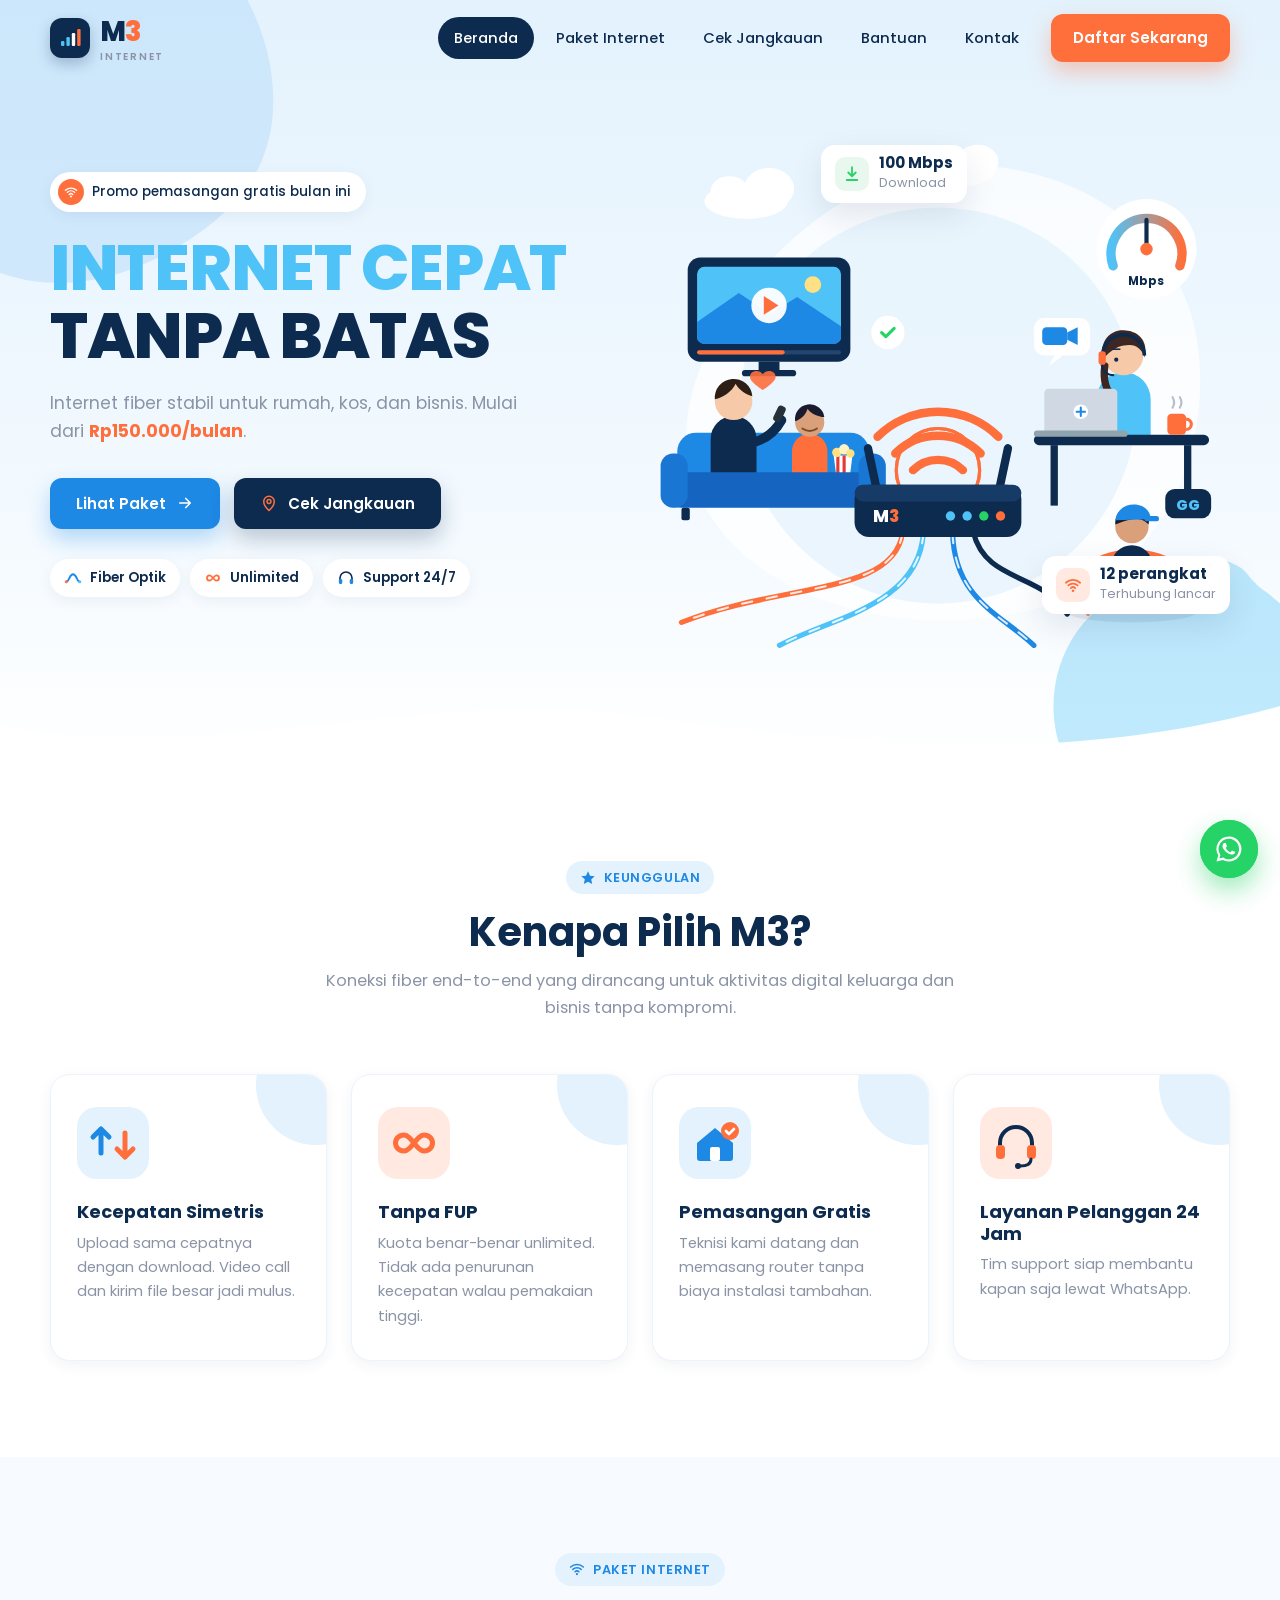
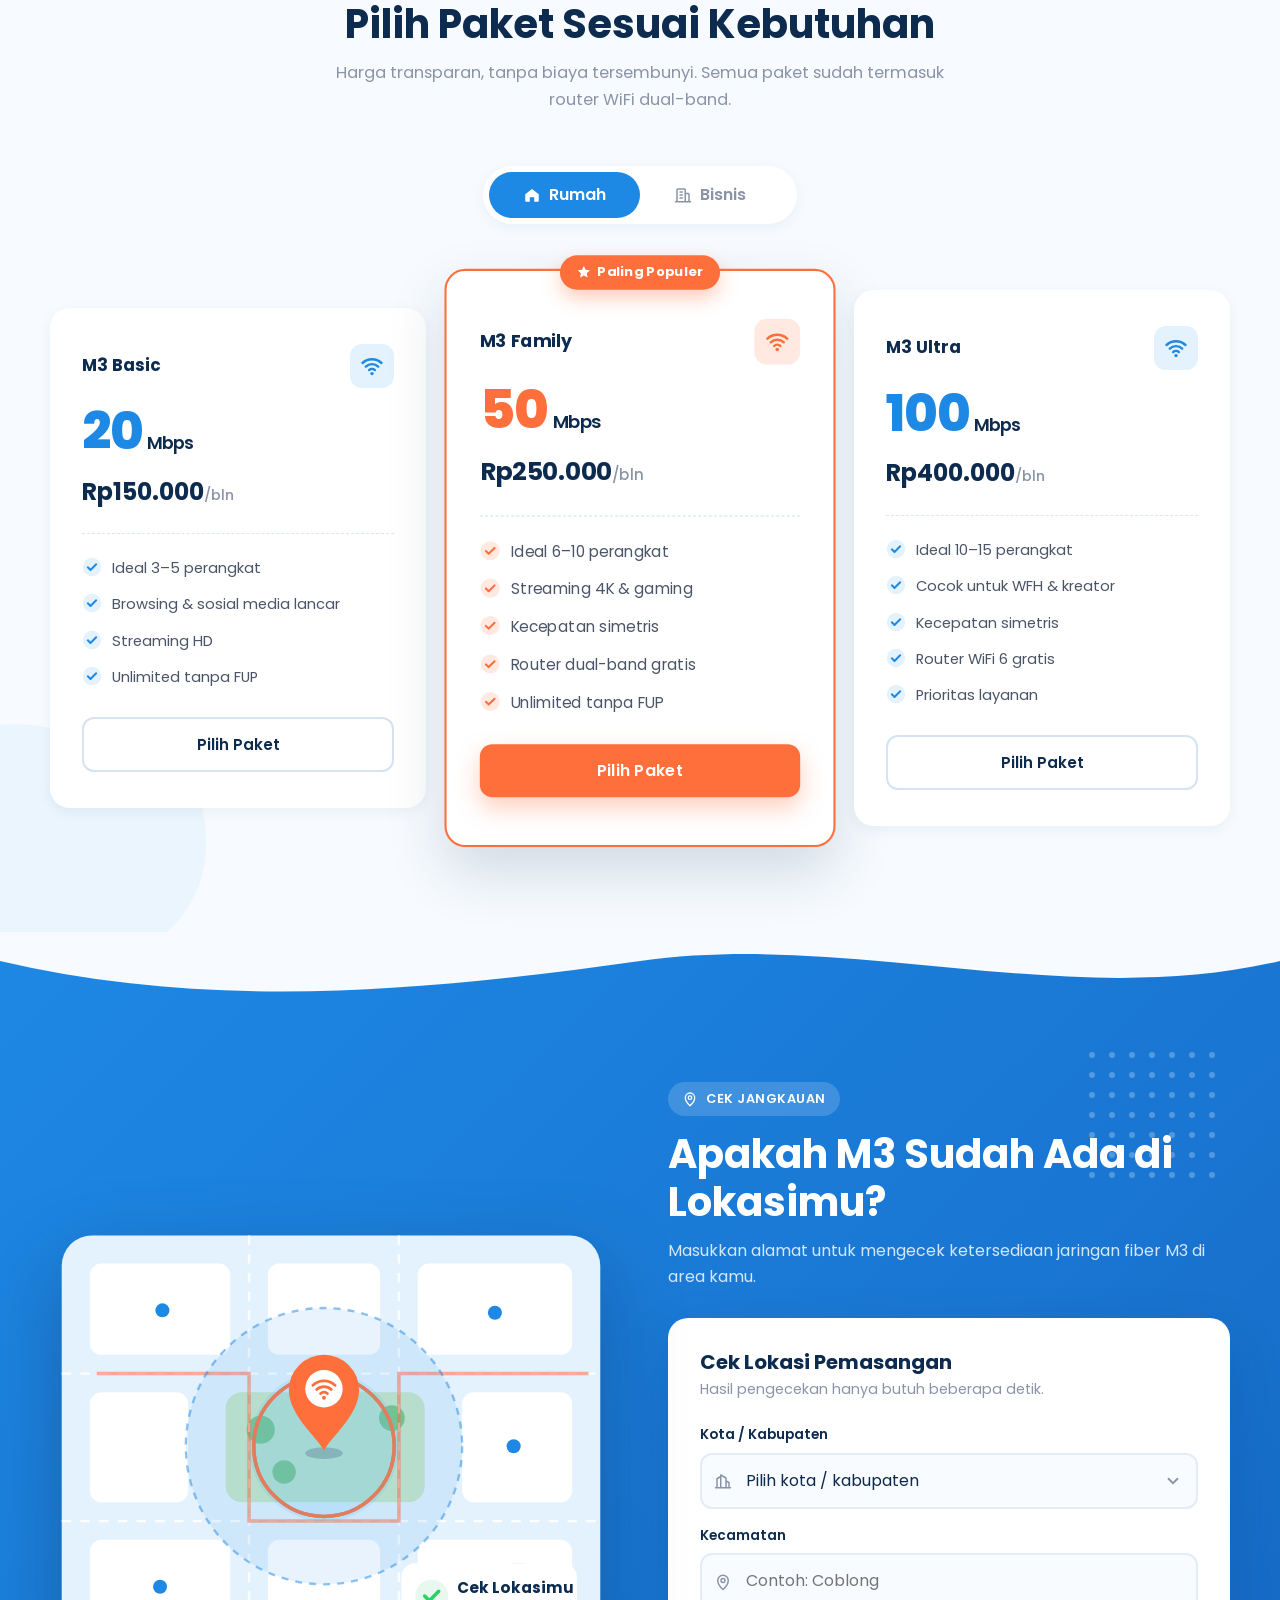
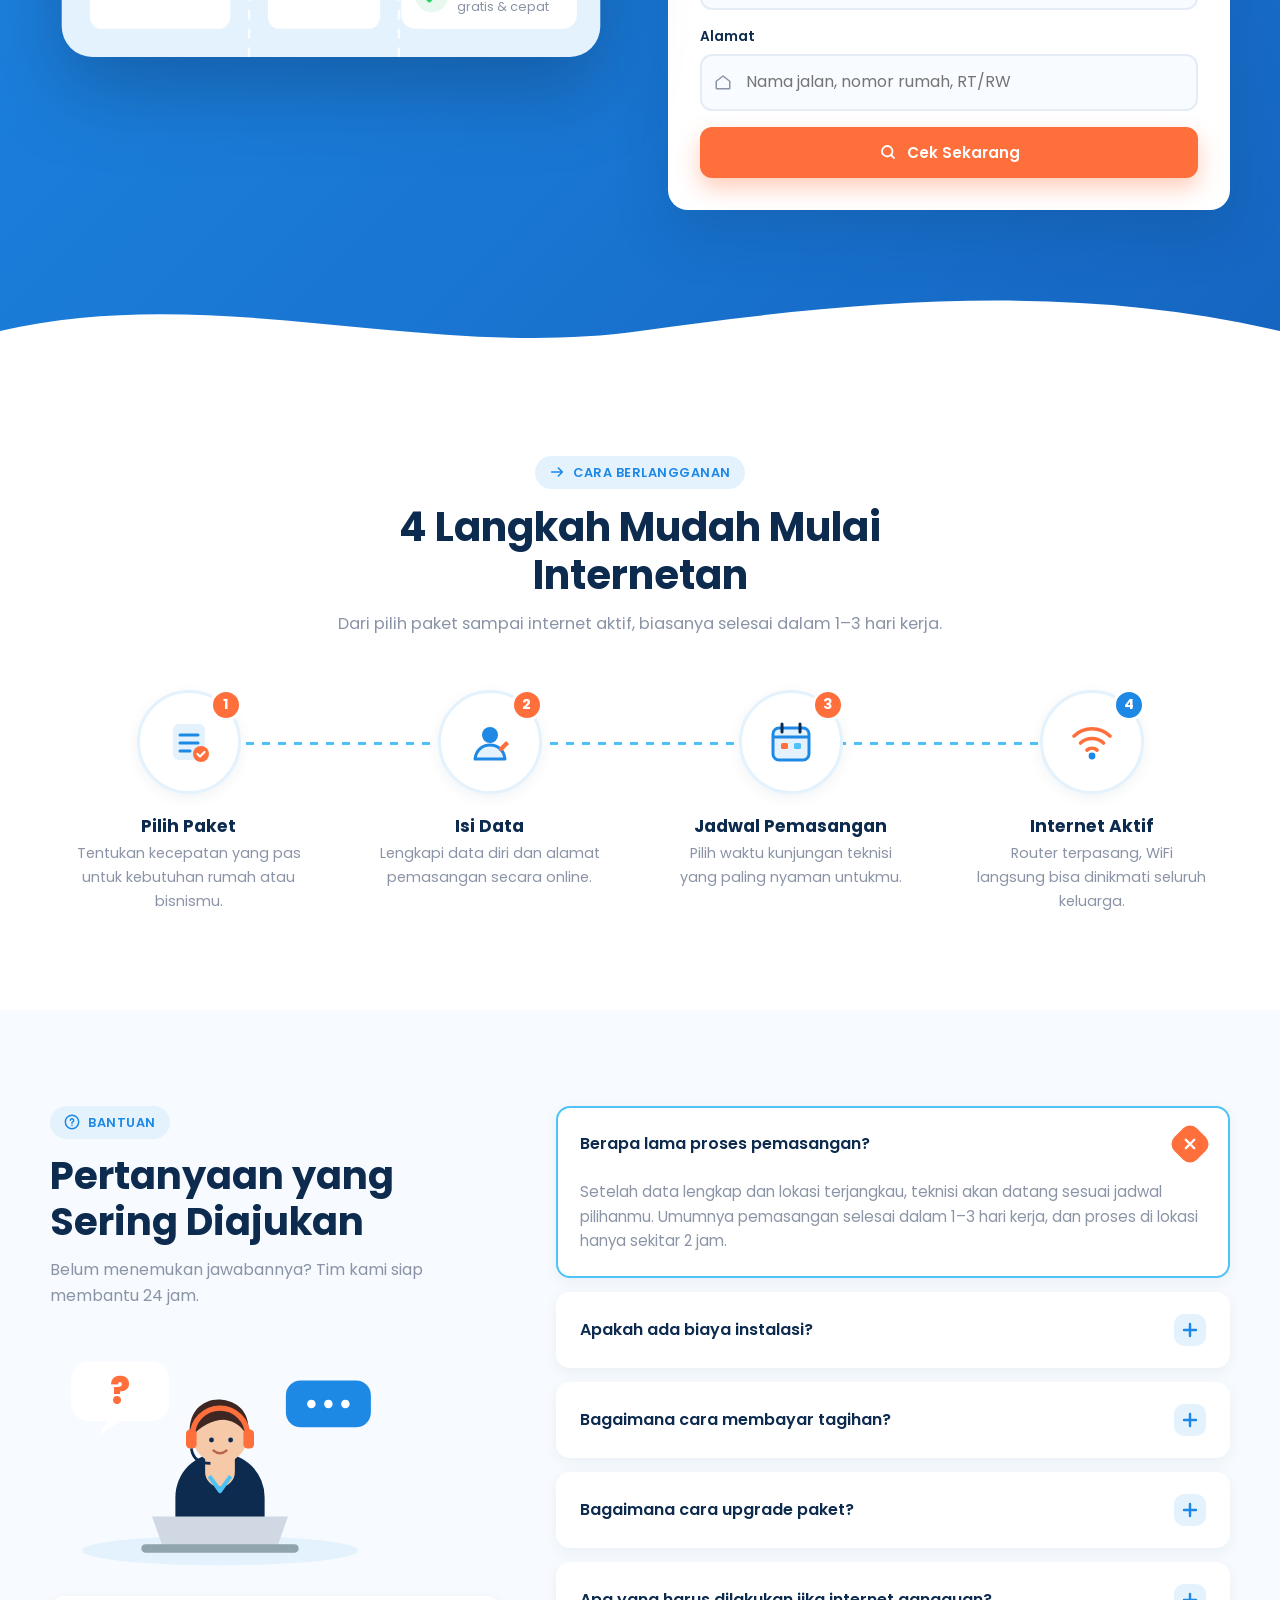
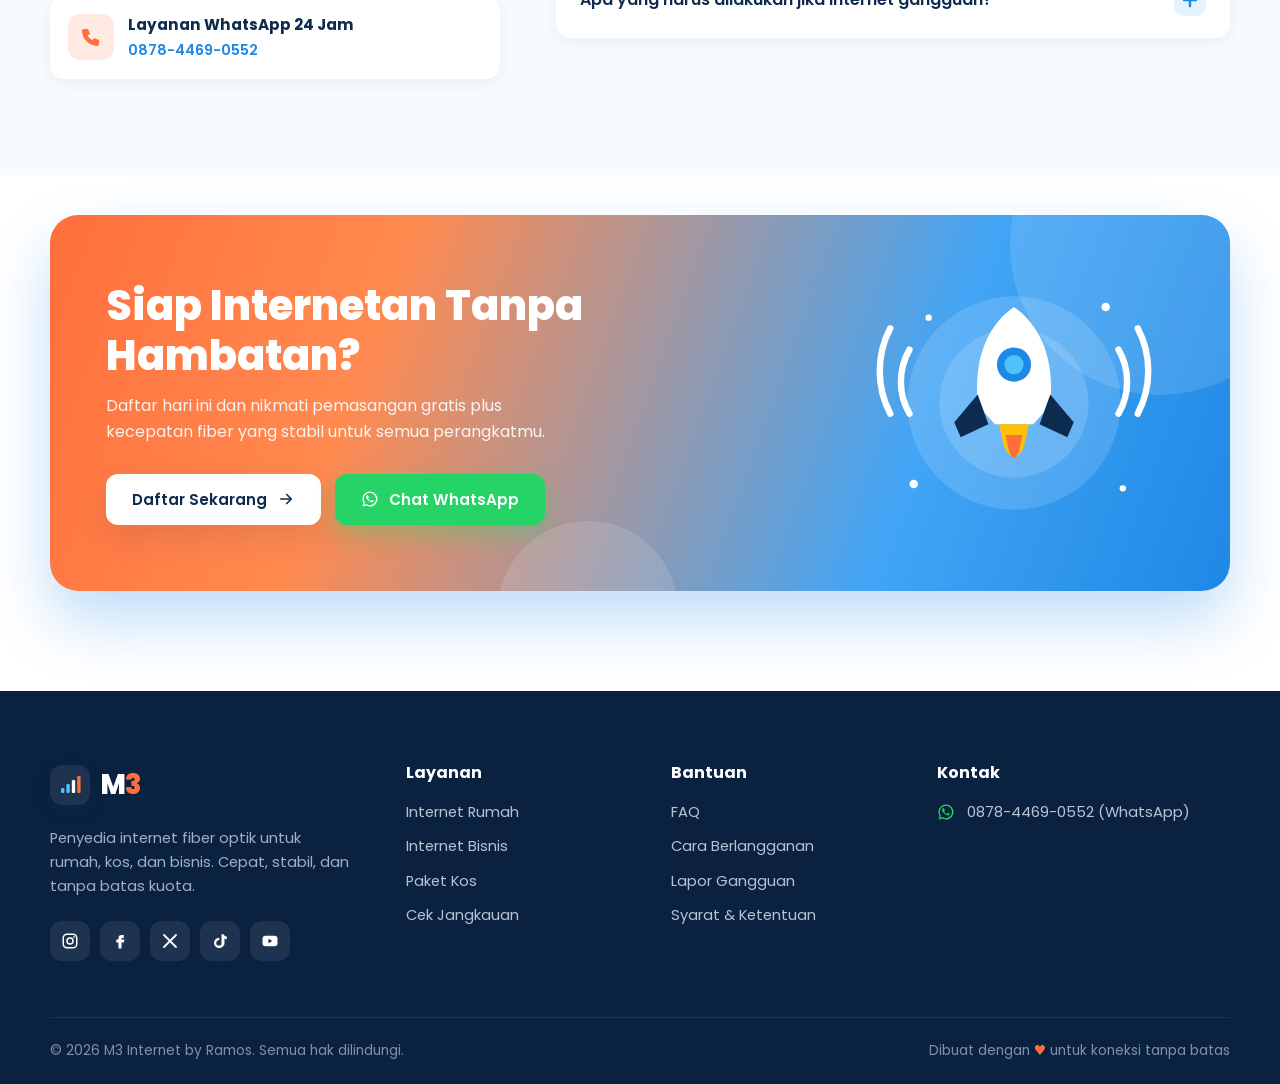
<file: Web2/index.html>
<!DOCTYPE html>
<html lang="id">
<head>
  <meta charset="UTF-8" />
  <meta name="viewport" content="width=device-width, initial-scale=1.0" />
  <meta name="description" content="M3 Internet - internet fiber cepat tanpa batas untuk rumah, kos, dan bisnis. Mulai Rp150.000/bulan." />
  <meta name="theme-color" content="#1E88E5" />
  <title>M3 Internet | Internet Cepat Tanpa Batas</title>
  <!-- Favicon: ikon WiFi oranye (SVG inline) -->
  <link rel="icon" href="data:image/svg+xml,%3Csvg xmlns='http://www.w3.org/2000/svg' viewBox='0 0 32 32'%3E%3Crect width='32' height='32' rx='8' fill='%230D2B4E'/%3E%3Cg fill='none' stroke='%23FF6F3C' stroke-width='3' stroke-linecap='round'%3E%3Cpath d='M7 13a13 13 0 0 1 18 0'/%3E%3Cpath d='M11 17.5a7 7 0 0 1 10 0'/%3E%3C/g%3E%3Ccircle cx='16' cy='22.5' r='2.3' fill='%23FF6F3C'/%3E%3C/svg%3E" />
  <link rel="preconnect" href="https://fonts.googleapis.com" />
  <link rel="preconnect" href="https://fonts.gstatic.com" crossorigin />
  <link href="https://fonts.googleapis.com/css2?family=Poppins:wght@400;500;600;700;800&display=swap" rel="stylesheet" />

  <style>
    /* =========================================================
       DESIGN TOKENS
       ========================================================= */
    :root {
      --blue: #1E88E5;
      --blue-dark: #1565C0;
      --blue-light: #4FC3F7;
      --blue-bg: #E3F2FD;
      --navy: #0D2B4E;
      --navy-2: #0A2240;
      --orange: #FF6F3C;
      --orange-dark: #F4511E;
      --gray: #8A94A6;
      --white: #FFFFFF;
      --skin-1: #F6C9A8;
      --skin-2: #D9A07A;
      --green: #25D366;

      --radius: 14px;
      --radius-lg: 20px;
      --shadow-sm: 0 4px 14px rgba(13, 43, 78, 0.06);
      --shadow: 0 12px 32px rgba(13, 43, 78, 0.10);
      --shadow-lg: 0 24px 56px rgba(13, 43, 78, 0.16);
      --container: min(1180px, calc(100% - 40px));
      --nav-h: 76px;
    }

    *, *::before, *::after { box-sizing: border-box; }

    html {
      scroll-behavior: smooth;
      scroll-padding-top: calc(var(--nav-h) + 8px);
    }

    body {
      margin: 0;
      font-family: 'Poppins', system-ui, sans-serif;
      color: var(--navy);
      background: var(--white);
      line-height: 1.65;
      overflow-x: hidden;
      -webkit-font-smoothing: antialiased;
    }

    a { color: inherit; text-decoration: none; }
    img, svg { display: block; max-width: 100%; }
    button, input, select { font: inherit; }
    h1, h2, h3, h4 { margin: 0; line-height: 1.2; }
    p { margin: 0; color: var(--gray); }

    .container { width: var(--container); margin: 0 auto; }

    .section { padding: 96px 0; position: relative; }

    .section-head {
      text-align: center;
      max-width: 640px;
      margin: 0 auto 52px;
    }
    .eyebrow {
      display: inline-flex;
      align-items: center;
      gap: 8px;
      padding: 6px 14px;
      border-radius: 999px;
      background: var(--blue-bg);
      color: var(--blue);
      font-size: 0.8rem;
      font-weight: 600;
      letter-spacing: 0.04em;
      text-transform: uppercase;
      margin-bottom: 14px;
    }
    .eyebrow svg { width: 16px; height: 16px; }
    .section-head h2 { font-size: clamp(1.8rem, 3.4vw, 2.5rem); font-weight: 700; }
    .section-head p { margin-top: 12px; font-size: 1.02rem; }

    /* =========================================================
       BUTTONS
       ========================================================= */
    .btn {
      display: inline-flex;
      align-items: center;
      justify-content: center;
      gap: 10px;
      padding: 13px 26px;
      border: 0;
      border-radius: 12px;
      font-weight: 600;
      font-size: 0.95rem;
      cursor: pointer;
      transition: transform .2s ease, box-shadow .2s ease, background .2s ease;
      white-space: nowrap;
    }
    .btn svg { width: 18px; height: 18px; flex-shrink: 0; }
    .btn:hover { transform: translateY(-2px); }
    .btn:focus-visible { outline: 3px solid var(--blue-light); outline-offset: 3px; }
    .btn-blue { background: var(--blue); color: var(--white); box-shadow: 0 10px 22px rgba(30,136,229,.32); }
    .btn-blue:hover { background: var(--blue-dark); }
    .btn-navy { background: var(--navy); color: var(--white); box-shadow: 0 10px 22px rgba(13,43,78,.25); }
    .btn-orange { background: var(--orange); color: var(--white); box-shadow: 0 10px 22px rgba(255,111,60,.35); }
    .btn-orange:hover { background: var(--orange-dark); }
    .btn-white { background: var(--white); color: var(--navy); box-shadow: var(--shadow); }
    .btn-wa { background: var(--green); color: var(--white); box-shadow: 0 10px 22px rgba(37,211,102,.35); }
    .btn-outline { background: transparent; color: var(--navy); border: 2px solid #D5E3F2; }
    .btn-outline:hover { border-color: var(--blue); color: var(--blue); }
    .btn-block { width: 100%; }

    /* =========================================================
       NAVBAR
       ========================================================= */
    .navbar {
      position: fixed;
      inset: 0 0 auto 0;
      z-index: 100;
      height: var(--nav-h);
      display: flex;
      align-items: center;
      transition: background .3s ease, box-shadow .3s ease;
    }
    .navbar.scrolled {
      background: rgba(255,255,255,.96);
      backdrop-filter: blur(12px);
      box-shadow: 0 6px 24px rgba(13,43,78,.08);
    }
    .nav-inner { display: flex; align-items: center; justify-content: space-between; gap: 24px; }

    .logo { display: inline-flex; align-items: center; gap: 10px; font-weight: 800; font-size: 1.7rem; letter-spacing: -0.02em; }
    .logo-icon {
      width: 40px; height: 40px;
      border-radius: 12px;
      background: var(--navy);
      display: grid; place-items: center;
      box-shadow: 0 6px 14px rgba(13,43,78,.25);
    }
    .logo-icon svg { width: 24px; height: 24px; }
    .logo .m { color: var(--navy); }
    .logo .three { color: var(--orange); }
    .logo-tag { display: block; font-size: .62rem; font-weight: 600; letter-spacing: .18em; color: var(--gray); margin-top: -6px; }

    .nav-menu { display: flex; align-items: center; gap: 6px; }
    .nav-link {
      padding: 9px 16px;
      border-radius: 999px;
      font-size: .92rem;
      font-weight: 500;
      color: var(--navy);
      transition: background .2s, color .2s;
    }
    .nav-link:hover { background: var(--blue-bg); }
    .nav-link.active { background: var(--navy); color: var(--white); }
    .nav-cta { margin-left: 10px; padding: 11px 22px; }

    .hamburger {
      display: none;
      width: 44px; height: 44px;
      border: 0; border-radius: 12px;
      background: var(--blue-bg);
      cursor: pointer;
      position: relative;
    }
    .hamburger span {
      position: absolute; left: 12px; right: 12px; height: 2.5px;
      background: var(--navy); border-radius: 2px;
      transition: transform .3s, opacity .3s, top .3s;
    }
    .hamburger span:nth-child(1) { top: 14px; }
    .hamburger span:nth-child(2) { top: 21px; }
    .hamburger span:nth-child(3) { top: 28px; }
    .hamburger.open span:nth-child(1) { top: 21px; transform: rotate(45deg); }
    .hamburger.open span:nth-child(2) { opacity: 0; }
    .hamburger.open span:nth-child(3) { top: 21px; transform: rotate(-45deg); }

    /* =========================================================
       1. HERO
       ========================================================= */
    .hero {
      position: relative;
      padding: calc(var(--nav-h) + 48px) 0 120px;
      background: linear-gradient(180deg, var(--blue-bg) 0%, #F4FAFF 70%, var(--white) 100%);
      overflow: hidden;
    }
    .hero-blob { position: absolute; pointer-events: none; }
    .hero-blob.b1 { width: 520px; top: -160px; left: -180px; opacity: .55; }
    .hero-blob.b2 { width: 380px; bottom: -120px; right: -100px; opacity: .35; }
    .hero-wave { position: absolute; left: 0; right: 0; bottom: -1px; width: 100%; height: 90px; }

    .hero-grid {
      position: relative;
      display: grid;
      grid-template-columns: 1fr 1.05fr;
      align-items: center;
      gap: 40px;
    }
    .hero-pill {
      display: inline-flex; align-items: center; gap: 8px;
      background: var(--white);
      padding: 7px 16px 7px 8px;
      border-radius: 999px;
      font-size: .85rem; font-weight: 500;
      box-shadow: var(--shadow-sm);
      margin-bottom: 22px;
    }
    .hero-pill .dot {
      width: 26px; height: 26px; border-radius: 50%;
      background: var(--orange); display: grid; place-items: center;
    }
    .hero-pill .dot svg { width: 14px; height: 14px; }
    .hero h1 {
      font-size: clamp(2.4rem, 5.6vw, 4rem);
      font-weight: 800;
      letter-spacing: -0.02em;
      line-height: 1.05;
      text-transform: uppercase;
    }
    .hero h1 .l1 { color: var(--blue-light); display: block; }
    .hero h1 .l2 { color: var(--navy); display: block; }
    .hero-sub { margin-top: 20px; font-size: 1.08rem; max-width: 470px; }
    .hero-sub strong { color: var(--orange); font-weight: 700; }
    .hero-actions { display: flex; flex-wrap: wrap; gap: 14px; margin-top: 32px; }
    .hero-badges { display: flex; flex-wrap: wrap; gap: 10px; margin-top: 30px; }
    .badge {
      display: inline-flex; align-items: center; gap: 8px;
      padding: 8px 14px;
      background: var(--white);
      border-radius: 999px;
      font-size: .84rem; font-weight: 600;
      box-shadow: var(--shadow-sm);
    }
    .badge svg { width: 18px; height: 18px; }

    .hero-art { position: relative; }
    .hero-art svg { width: 100%; height: auto; overflow: visible; }

    /* floating stat chips on the illustration */
    .chip {
      position: absolute;
      display: flex; align-items: center; gap: 10px;
      padding: 10px 14px;
      background: var(--white);
      border-radius: 14px;
      box-shadow: var(--shadow);
      font-size: .8rem;
      animation: floatY 5s ease-in-out infinite;
    }
    .chip b { display: block; color: var(--navy); font-size: .95rem; line-height: 1.1; }
    .chip span { color: var(--gray); }
    .chip .chip-ic { width: 34px; height: 34px; border-radius: 10px; display: grid; place-items: center; }
    .chip .chip-ic svg { width: 18px; height: 18px; }
    .chip.c1 { top: 4%; left: 30%; }
    .chip.c2 { bottom: 6%; right: 0; animation-delay: -2.5s; }

    /* SVG illustration animations */
    .wifi-arc { animation: wifiPulse 2s ease-in-out infinite; }
    .wifi-arc.a2 { animation-delay: .25s; }
    .wifi-arc.a3 { animation-delay: .5s; }
    .wifi-ring { transform-origin: 280px 332px; animation: ring 2.4s ease-out infinite; }
    .wifi-ring.r2 { animation-delay: 1.2s; }
    .needle { transform-origin: 44px 50px; animation: needle 3.2s ease-in-out infinite; }
    .float { animation: floatY 6s ease-in-out infinite; }
    .float-slow { animation: floatX 12s ease-in-out infinite; }
    .led { animation: blink 1.4s steps(2) infinite; }
    .led.l2 { animation-delay: .35s; }
    .led.l3 { animation-delay: .7s; }
    .fiber { stroke-dasharray: 10 14; animation: flow 1.6s linear infinite; }

    @keyframes wifiPulse { 0%,100% { opacity: .25; } 50% { opacity: 1; } }
    @keyframes ring { 0% { transform: scale(.4); opacity: .55; } 100% { transform: scale(2.2); opacity: 0; } }
    @keyframes needle { 0%,100% { transform: rotate(-60deg); } 50% { transform: rotate(55deg); } }
    @keyframes floatY { 0%,100% { transform: translateY(0); } 50% { transform: translateY(-10px); } }
    @keyframes floatX { 0%,100% { transform: translateX(0); } 50% { transform: translateX(18px); } }
    @keyframes blink { 0% { opacity: 1; } 100% { opacity: .3; } }
    @keyframes flow { to { stroke-dashoffset: -48; } }

    /* =========================================================
       2. KEUNGGULAN
       ========================================================= */
    .features-grid {
      display: grid;
      grid-template-columns: repeat(4, 1fr);
      gap: 24px;
    }
    .feature-card {
      background: var(--white);
      border: 1px solid #EDF3FA;
      border-radius: var(--radius-lg);
      padding: 32px 26px;
      box-shadow: var(--shadow-sm);
      transition: transform .3s ease, box-shadow .3s ease;
      position: relative;
      overflow: hidden;
    }
    .feature-card::after {
      content: ''; position: absolute;
      width: 120px; height: 120px; border-radius: 50%;
      right: -50px; top: -50px;
      background: var(--blue-bg);
      transition: transform .4s ease;
    }
    .feature-card:hover { transform: translateY(-8px); box-shadow: var(--shadow); }
    .feature-card:hover::after { transform: scale(1.4); }
    .feature-icon { width: 72px; height: 72px; margin-bottom: 22px; position: relative; z-index: 1; }
    .feature-card h3 { font-size: 1.12rem; font-weight: 700; margin-bottom: 8px; position: relative; z-index: 1; }
    .feature-card p { font-size: .92rem; position: relative; z-index: 1; }

    /* =========================================================
       3. PAKET INTERNET
       ========================================================= */
    .packages { background: #F7FBFF; overflow: hidden; }
    .packages .deco-blob { position: absolute; width: 420px; left: -160px; bottom: -120px; opacity: .6; pointer-events: none; }

    .toggle {
      position: relative;
      display: inline-grid;
      grid-template-columns: 1fr 1fr;
      background: var(--white);
      padding: 6px;
      border-radius: 999px;
      box-shadow: var(--shadow-sm);
      margin: 0 auto 56px;
    }
    .toggle-wrap { text-align: center; }
    .toggle button {
      position: relative; z-index: 1;
      border: 0; background: transparent;
      padding: 10px 34px;
      border-radius: 999px;
      font-weight: 600;
      color: var(--gray);
      cursor: pointer;
      display: inline-flex; align-items: center; gap: 8px;
      transition: color .3s;
    }
    .toggle button svg { width: 18px; height: 18px; }
    .toggle button.active { color: var(--white); }
    .toggle-slider {
      position: absolute; top: 6px; bottom: 6px; left: 6px;
      width: calc(50% - 6px);
      background: var(--blue);
      border-radius: 999px;
      transition: transform .35s cubic-bezier(.6,.05,.3,1);
    }
    .toggle[data-mode="bisnis"] .toggle-slider { transform: translateX(100%); }

    .pricing-grid {
      display: grid;
      grid-template-columns: repeat(3, 1fr);
      gap: 26px;
      align-items: center;
      position: relative;
    }
    .price-card {
      background: var(--white);
      border-radius: var(--radius-lg);
      padding: 34px 30px;
      box-shadow: var(--shadow-sm);
      border: 2px solid transparent;
      position: relative;
      transition: transform .3s ease, box-shadow .3s ease;
    }
    .price-card:hover { transform: translateY(-6px); box-shadow: var(--shadow); }
    .price-card.popular {
      border-color: var(--orange);
      padding: 46px 32px;
      box-shadow: var(--shadow-lg);
      transform: scale(1.04);
    }
    .price-card.popular:hover { transform: scale(1.04) translateY(-6px); }
    .popular-label {
      position: absolute; top: -15px; left: 50%; transform: translateX(-50%);
      background: var(--orange); color: var(--white);
      font-size: .78rem; font-weight: 700;
      padding: 6px 16px; border-radius: 999px;
      display: inline-flex; align-items: center; gap: 6px;
      box-shadow: 0 8px 18px rgba(255,111,60,.35);
      white-space: nowrap;
    }
    .popular-label svg { width: 14px; height: 14px; }
    .plan-top { display: flex; align-items: center; justify-content: space-between; margin-bottom: 18px; }
    .plan-name { font-weight: 700; font-size: 1.05rem; }
    .plan-icon { width: 44px; height: 44px; border-radius: 12px; background: var(--blue-bg); display: grid; place-items: center; }
    .plan-icon svg { width: 24px; height: 24px; }
    .price-card.popular .plan-icon { background: #FFE9E0; }
    .plan-speed { font-size: 3.2rem; font-weight: 800; line-height: 1; color: var(--blue); letter-spacing: -0.02em; }
    .plan-speed small { font-size: 1.1rem; font-weight: 600; color: var(--navy); margin-left: 4px; }
    .price-card.popular .plan-speed { color: var(--orange); }
    .plan-price { margin: 14px 0 22px; padding-bottom: 22px; border-bottom: 1px dashed #DCE6F1; font-size: 1.5rem; font-weight: 700; }
    .plan-price span { font-size: .9rem; font-weight: 500; color: var(--gray); }
    .plan-features { list-style: none; padding: 0; margin: 0 0 28px; display: grid; gap: 12px; }
    .plan-features li { display: flex; gap: 10px; align-items: flex-start; font-size: .92rem; color: #4A5568; }
    .plan-features svg { width: 20px; height: 20px; flex-shrink: 0; margin-top: 1px; }
    .pricing-grid.switching .price-card { opacity: 0; transform: translateY(10px); }
    .pricing-grid .price-card { transition: opacity .25s, transform .3s, box-shadow .3s; }
    .swipe-hint { display: none; }

    /* =========================================================
       4. CEK JANGKAUAN
       ========================================================= */
    .coverage {
      background: linear-gradient(135deg, var(--blue) 0%, #1976D2 60%, var(--blue-dark) 100%);
      color: var(--white);
      padding: 150px 0;
      overflow: hidden;
    }
    .coverage .wave { position: absolute; left: 0; width: 100%; height: 80px; }
    .coverage .wave.top { top: -1px; }
    .coverage .wave.bottom { bottom: -1px; }
    .coverage .dots { position: absolute; right: 4%; top: 120px; width: 140px; opacity: .25; }
    .coverage-grid { display: grid; grid-template-columns: 1fr 1fr; gap: 56px; align-items: center; position: relative; }
    .coverage .eyebrow { background: rgba(255,255,255,.16); color: var(--white); }
    .coverage h2 { font-size: clamp(1.8rem, 3.4vw, 2.5rem); font-weight: 700; color: var(--white); }
    .coverage-copy > p { color: rgba(255,255,255,.82); margin: 12px 0 28px; }

    .map-svg { width: 100%; filter: drop-shadow(0 30px 40px rgba(6,30,60,.3)); }
    .map-pin { animation: floatY 2.6s ease-in-out infinite; }
    .map-pulse { transform-box: fill-box; transform-origin: center; animation: ring 2.6s ease-out infinite; }
    .map-pulse.p2 { animation-delay: 1.3s; }

    .coverage-form {
      background: var(--white);
      color: var(--navy);
      border-radius: var(--radius-lg);
      padding: 32px;
      box-shadow: var(--shadow-lg);
    }
    .coverage-form h3 { font-size: 1.25rem; margin-bottom: 4px; }
    .coverage-form > p { font-size: .9rem; margin-bottom: 22px; }
    .field { margin-bottom: 16px; }
    .field label { display: block; font-size: .85rem; font-weight: 600; margin-bottom: 6px; }
    .input-wrap { position: relative; }
    .input-wrap svg { position: absolute; left: 14px; top: 50%; transform: translateY(-50%); width: 18px; height: 18px; pointer-events: none; }
    .field input, .field select {
      width: 100%;
      padding: 13px 14px 13px 44px;
      border: 2px solid #E4ECF5;
      border-radius: 12px;
      background: #F8FBFF;
      color: var(--navy);
      outline: none;
      transition: border-color .2s, background .2s;
      appearance: none;
    }
    .field select {
      background-image: url("data:image/svg+xml,%3Csvg xmlns='http://www.w3.org/2000/svg' viewBox='0 0 24 24' fill='none' stroke='%238A94A6' stroke-width='2.5' stroke-linecap='round'%3E%3Cpath d='M6 9l6 6 6-6'/%3E%3C/svg%3E");
      background-repeat: no-repeat;
      background-position: right 14px center;
      background-size: 18px;
      cursor: pointer;
    }
    .field input:focus, .field select:focus { border-color: var(--blue); background-color: var(--white); }
    .field.invalid input, .field.invalid select { border-color: #E53935; }

    .coverage-result {
      display: none;
      margin-top: 18px;
      padding: 16px;
      border-radius: 12px;
      gap: 12px;
      align-items: flex-start;
      font-size: .9rem;
      animation: popIn .35s ease;
    }
    .coverage-result.show { display: flex; }
    .coverage-result svg { width: 26px; height: 26px; flex-shrink: 0; }
    .coverage-result b { display: block; margin-bottom: 2px; }
    .coverage-result p { color: inherit; opacity: .85; }
    .coverage-result.covered { background: #E8F8EF; color: #136C3E; }
    .coverage-result.soon { background: #FFF3E0; color: #A64B12; }
    .coverage-result.none { background: #FDECEC; color: #A12A2A; }
    .coverage-result.info { background: var(--blue-bg); color: var(--navy); }
    .btn.loading { pointer-events: none; opacity: .85; }
    .spinner { width: 18px; height: 18px; border: 2.5px solid rgba(255,255,255,.4); border-top-color: #fff; border-radius: 50%; animation: spin .7s linear infinite; }
    @keyframes spin { to { transform: rotate(360deg); } }
    @keyframes popIn { from { opacity: 0; transform: translateY(6px); } to { opacity: 1; transform: none; } }

    /* =========================================================
       5. CARA BERLANGGANAN
       ========================================================= */
    .steps-grid {
      display: grid;
      grid-template-columns: repeat(4, 1fr);
      gap: 24px;
      position: relative;
    }
    .steps-line {
      position: absolute;
      top: 52px; left: 12.5%; right: 12.5%;
      height: 3px;
      background-image: linear-gradient(90deg, var(--blue-light) 50%, transparent 0);
      background-size: 16px 3px;
    }
    .step { text-align: center; position: relative; }
    .step-circle {
      width: 104px; height: 104px;
      margin: 0 auto 22px;
      border-radius: 50%;
      background: var(--white);
      border: 3px solid var(--blue-bg);
      display: grid; place-items: center;
      position: relative;
      box-shadow: var(--shadow-sm);
      transition: transform .3s, border-color .3s;
    }
    .step:hover .step-circle { transform: translateY(-6px); border-color: var(--blue-light); }
    .step-circle svg { width: 48px; height: 48px; }
    .step-num {
      position: absolute; top: -4px; right: -4px;
      width: 32px; height: 32px; border-radius: 50%;
      background: var(--orange); color: var(--white);
      font-weight: 700; font-size: .9rem;
      display: grid; place-items: center;
      border: 3px solid var(--white);
    }
    .step:last-child .step-num { background: var(--blue); }
    .step h3 { font-size: 1.08rem; margin-bottom: 6px; }
    .step p { font-size: .9rem; max-width: 230px; margin: 0 auto; }

    /* =========================================================
       6. FAQ
       ========================================================= */
    .faq { background: #F7FBFF; }
    .faq-grid { display: grid; grid-template-columns: .8fr 1.2fr; gap: 56px; align-items: start; }
    .faq-side h2 { font-size: clamp(1.8rem, 3.4vw, 2.4rem); font-weight: 700; }
    .faq-side > p { margin: 12px 0 28px; }
    .faq-side svg.faq-illus { width: 100%; max-width: 340px; }
    .faq-help {
      display: flex; align-items: center; gap: 14px;
      padding: 16px 18px; margin-top: 24px;
      background: var(--white); border-radius: var(--radius);
      box-shadow: var(--shadow-sm);
    }
    .faq-help .ic { width: 46px; height: 46px; border-radius: 12px; background: #FFE9E0; display: grid; place-items: center; flex-shrink: 0; }
    .faq-help .ic svg { width: 24px; height: 24px; }
    .faq-help b { display: block; font-size: .95rem; }
    .faq-help a { color: var(--blue); font-weight: 600; font-size: .9rem; }

    .accordion { display: grid; gap: 14px; }
    .acc-item {
      background: var(--white);
      border-radius: var(--radius);
      box-shadow: var(--shadow-sm);
      border: 2px solid transparent;
      transition: border-color .25s;
    }
    .acc-item.open { border-color: var(--blue-light); }
    .acc-btn {
      width: 100%;
      display: flex; align-items: center; justify-content: space-between; gap: 16px;
      padding: 20px 22px;
      background: none; border: 0;
      text-align: left;
      font-weight: 600; font-size: 1rem;
      color: var(--navy);
      cursor: pointer;
    }
    .acc-btn .plus {
      width: 32px; height: 32px; flex-shrink: 0;
      border-radius: 10px;
      background: var(--blue-bg);
      display: grid; place-items: center;
      transition: transform .3s, background .3s;
    }
    .acc-btn .plus svg { width: 16px; height: 16px; }
    .acc-item.open .plus { transform: rotate(45deg); background: var(--orange); }
    .acc-item.open .plus path { stroke: var(--white); }
    .acc-panel { max-height: 0; overflow: hidden; transition: max-height .35s ease; }
    .acc-panel p { padding: 0 22px 22px; font-size: .94rem; }

    /* =========================================================
       7. CTA PENUTUP
       ========================================================= */
    .cta { padding: 40px 0 100px; }
    .cta-banner {
      position: relative;
      overflow: hidden;
      border-radius: 28px;
      padding: 60px 56px;
      background: linear-gradient(110deg, var(--orange) 0%, #FF8A50 28%, #42A5F5 72%, var(--blue) 100%);
      color: var(--white);
      display: grid;
      grid-template-columns: 1.3fr 1fr;
      align-items: center;
      gap: 32px;
      box-shadow: 0 30px 60px rgba(30,136,229,.28);
    }
    .cta-banner::before, .cta-banner::after {
      content: ''; position: absolute; border-radius: 50%;
      background: rgba(255,255,255,.12);
    }
    .cta-banner::before { width: 300px; height: 300px; right: -80px; top: -120px; }
    .cta-banner::after { width: 180px; height: 180px; left: 38%; bottom: -110px; }
    .cta-banner h2 { font-size: clamp(1.8rem, 3.6vw, 2.6rem); font-weight: 800; position: relative; }
    .cta-banner p { color: rgba(255,255,255,.9); margin: 12px 0 28px; position: relative; max-width: 460px; }
    .cta-actions { display: flex; flex-wrap: wrap; gap: 14px; position: relative; }
    .cta-art { position: relative; z-index: 1; }
    .cta-art svg { width: 100%; max-width: 320px; margin-left: auto; }

    /* =========================================================
       FOOTER
       ========================================================= */
    .footer { background: var(--navy-2); color: #B7C3D4; padding: 72px 0 0; position: relative; }
    .footer-grid { display: grid; grid-template-columns: 1.4fr 1fr 1fr 1.3fr; gap: 40px; }
    .footer .logo .m { color: var(--white); }
    .footer .logo-icon { background: rgba(255,255,255,.08); }
    .footer p { color: #9FB0C6; font-size: .92rem; margin: 18px 0 22px; max-width: 300px; }
    .footer h4 { color: var(--white); font-size: 1rem; margin-bottom: 18px; }
    .footer ul { list-style: none; padding: 0; margin: 0; display: grid; gap: 10px; font-size: .92rem; }
    .footer ul a:hover { color: var(--blue-light); }
    .contact-list li { display: flex; gap: 12px; align-items: flex-start; }
    .contact-list svg { width: 18px; height: 18px; flex-shrink: 0; margin-top: 3px; }
    .socials { display: flex; gap: 10px; }
    .socials a {
      width: 40px; height: 40px; border-radius: 12px;
      background: rgba(255,255,255,.08);
      display: grid; place-items: center;
      transition: background .2s, transform .2s;
    }
    .socials a:hover { background: var(--orange); transform: translateY(-3px); }
    .socials svg { width: 18px; height: 18px; }
    .footer-bottom {
      margin-top: 56px;
      padding: 22px 0;
      border-top: 1px solid rgba(255,255,255,.08);
      display: flex; justify-content: space-between; flex-wrap: wrap; gap: 12px;
      font-size: .86rem; color: #7F91AA;
    }

    /* Floating WhatsApp */
    .fab-wa {
      position: fixed; right: 22px; bottom: 22px; z-index: 90;
      width: 58px; height: 58px; border-radius: 50%;
      background: var(--green);
      display: grid; place-items: center;
      box-shadow: 0 12px 26px rgba(37,211,102,.45);
      transition: transform .2s;
    }
    .fab-wa:hover { transform: scale(1.08); }
    .fab-wa svg { width: 30px; height: 30px; }
    .fab-wa::before {
      content: ''; position: absolute; inset: 0; border-radius: 50%;
      border: 2px solid var(--green);
      animation: ring 2.2s ease-out infinite;
    }

    /* =========================================================
       REVEAL ANIMATION (Intersection Observer)
       ========================================================= */
    .reveal { opacity: 0; transform: translateY(28px); transition: opacity .7s ease, transform .7s ease; }
    .reveal.visible { opacity: 1; transform: none; }
    .reveal.d1 { transition-delay: .1s; }
    .reveal.d2 { transition-delay: .2s; }
    .reveal.d3 { transition-delay: .3s; }

    @media (prefers-reduced-motion: reduce) {
      *, *::before, *::after { animation: none !important; transition: none !important; }
      .reveal { opacity: 1; transform: none; }
      html { scroll-behavior: auto; }
    }

    /* =========================================================
       RESPONSIVE
       ========================================================= */
    @media (max-width: 1080px) {
      .nav-link { padding: 8px 12px; font-size: .88rem; }
      .features-grid { grid-template-columns: repeat(2, 1fr); }
      .footer-grid { grid-template-columns: 1fr 1fr; }
    }

    @media (max-width: 960px) {
      .hamburger { display: block; }
      .nav-menu {
        position: fixed;
        top: var(--nav-h); left: 0; right: 0;
        flex-direction: column; align-items: stretch; gap: 4px;
        padding: 16px 20px 24px;
        background: var(--white);
        box-shadow: 0 20px 30px rgba(13,43,78,.12);
        transform: translateY(-12px);
        opacity: 0; visibility: hidden;
        transition: opacity .25s, transform .25s, visibility .25s;
      }
      .nav-menu.open { opacity: 1; visibility: visible; transform: none; }
      .navbar.menu-open { background: var(--white); }
      .nav-link { padding: 12px 16px; font-size: 1rem; }
      .nav-cta { margin: 8px 0 0; }
    }

    @media (max-width: 768px) {
      .section { padding: 72px 0; }
      .hero { padding-top: calc(var(--nav-h) + 28px); padding-bottom: 90px; text-align: center; }
      .hero-grid, .coverage-grid, .faq-grid, .cta-banner { grid-template-columns: 1fr; }
      .hero-sub { margin-left: auto; margin-right: auto; }
      .hero-actions, .hero-badges { justify-content: center; }
      .hero-actions .btn { flex: 1 1 160px; }
      .chip { display: none; }

      .features-grid { grid-template-columns: 1fr; }

      /* kartu paket bisa di-swipe horizontal */
      .pricing-grid {
        display: flex;
        overflow-x: auto;
        scroll-snap-type: x mandatory;
        gap: 16px;
        padding: 24px 20px 20px;
        margin: 0 -20px;
        scrollbar-width: none;
      }
      .pricing-grid::-webkit-scrollbar { display: none; }
      .price-card { flex: 0 0 82%; scroll-snap-align: center; }
      .price-card.popular { transform: none; padding: 40px 28px; }
      .price-card.popular:hover { transform: none; }
      .swipe-hint {
        display: flex; justify-content: center; align-items: center; gap: 8px;
        margin-top: 6px; font-size: .82rem; color: var(--gray);
      }
      .swipe-hint svg { width: 18px; height: 18px; }

      .coverage { padding: 120px 0; }
      .coverage-copy { text-align: center; }
      .coverage-form { padding: 24px; text-align: left; }

      .steps-grid { grid-template-columns: 1fr; gap: 36px; }
      .steps-line {
        top: 52px; bottom: 140px; left: 50%; right: auto;
        width: 3px; height: auto;
        background-image: linear-gradient(180deg, var(--blue-light) 50%, transparent 0);
        background-size: 3px 16px;
        transform: translateX(-50%);
      }
      .step { background: var(--white); }

      .faq-side { text-align: center; }
      .faq-side svg.faq-illus { margin: 0 auto; max-width: 240px; }
      .faq-help { text-align: left; }

      .cta-banner { padding: 44px 26px; text-align: center; }
      .cta-banner p { margin-left: auto; margin-right: auto; }
      .cta-actions { justify-content: center; }
      .cta-art svg { margin: 0 auto; max-width: 240px; }

      .footer-grid { grid-template-columns: 1fr; gap: 32px; }
      .footer-bottom { justify-content: center; text-align: center; }
    }
  </style>
</head>
<body>

  <!-- =========================================================
       SVG SYMBOLS (ikon yang dipakai berulang)
       ========================================================= -->
  <svg width="0" height="0" style="position:absolute" aria-hidden="true">
    <defs>
      <symbol id="i-wifi" viewBox="0 0 24 24">
        <g fill="none" stroke="currentColor" stroke-width="2.4" stroke-linecap="round">
          <path d="M2.5 9a14 14 0 0 1 19 0" />
          <path d="M5.8 12.6a9 9 0 0 1 12.4 0" />
          <path d="M9.1 16.1a4.2 4.2 0 0 1 5.8 0" />
        </g>
        <circle cx="12" cy="19.6" r="1.7" fill="currentColor" />
      </symbol>
      <symbol id="i-check" viewBox="0 0 24 24">
        <circle cx="12" cy="12" r="11" fill="#E3F2FD" />
        <path d="M7 12.4l3.2 3.1L17 8.8" fill="none" stroke="#1E88E5" stroke-width="2.4" stroke-linecap="round" stroke-linejoin="round" />
      </symbol>
      <symbol id="i-check-o" viewBox="0 0 24 24">
        <circle cx="12" cy="12" r="11" fill="#FFE9E0" />
        <path d="M7 12.4l3.2 3.1L17 8.8" fill="none" stroke="#FF6F3C" stroke-width="2.4" stroke-linecap="round" stroke-linejoin="round" />
      </symbol>
      <symbol id="i-arrow" viewBox="0 0 24 24">
        <path d="M5 12h14M13 6l6 6-6 6" fill="none" stroke="currentColor" stroke-width="2.2" stroke-linecap="round" stroke-linejoin="round" />
      </symbol>
      <symbol id="i-wa" viewBox="0 0 24 24">
        <path fill="currentColor" d="M12 2a10 10 0 0 0-8.6 15.1L2 22l5-1.3A10 10 0 1 0 12 2zm0 18.2c-1.6 0-3.1-.4-4.4-1.2l-.3-.2-3 .8.8-2.9-.2-.3A8.2 8.2 0 1 1 12 20.2zm4.5-6.1c-.2-.1-1.5-.7-1.7-.8-.2-.1-.4-.1-.6.1l-.8 1c-.1.2-.3.2-.5.1-.7-.3-1.4-.7-2-1.3-.6-.5-1-1.1-1.4-1.8-.1-.2 0-.4.1-.5l.4-.5.3-.5v-.5l-.8-1.9c-.2-.5-.4-.4-.6-.4h-.5c-.2 0-.5.1-.7.3-.6.6-.9 1.4-.9 2.2 0 .9.4 1.8 1 2.5 1.1 1.6 2.5 2.9 4.2 3.7.5.2.9.4 1.4.5.6.2 1.1.1 1.6.1.5-.1 1.5-.6 1.7-1.2.2-.6.2-1.1.2-1.2-.1-.1-.3-.2-.5-.3z"/>
      </symbol>
      <symbol id="i-pin" viewBox="0 0 24 24">
        <path d="M12 22s7-6.2 7-12a7 7 0 1 0-14 0c0 5.8 7 12 7 12z" fill="none" stroke="currentColor" stroke-width="2" />
        <circle cx="12" cy="10" r="2.6" fill="none" stroke="currentColor" stroke-width="2" />
      </symbol>
    </defs>
  </svg>

  <!-- =========================================================
       NAVBAR
       ========================================================= -->
  <header class="navbar" id="navbar">
    <div class="container nav-inner">
      <a href="#beranda" class="logo" aria-label="M3 Internet - Beranda">
        <span class="logo-icon">
          <svg viewBox="0 0 24 24" aria-hidden="true">
            <rect x="3" y="15" width="3.4" height="5" rx="1.2" fill="#4FC3F7" />
            <rect x="8.4" y="11" width="3.4" height="9" rx="1.2" fill="#4FC3F7" />
            <rect x="13.8" y="7" width="3.4" height="13" rx="1.2" fill="#FFFFFF" />
            <rect x="19.2" y="3" width="3.4" height="17" rx="1.2" fill="#FF6F3C" />
          </svg>
        </span>
        <span>
          <span class="m">M</span><span class="three">3</span>
          <span class="logo-tag">INTERNET</span>
        </span>
      </a>

      <nav class="nav-menu" id="navMenu" aria-label="Navigasi utama">
        <a href="#beranda" class="nav-link active" data-cms="nav.beranda">Beranda</a>
        <a href="#paket" class="nav-link" data-cms="nav.paket">Paket Internet</a>
        <a href="#jangkauan" class="nav-link" data-cms="nav.jangkauan">Cek Jangkauan</a>
        <a href="#bantuan" class="nav-link" data-cms="nav.bantuan">Bantuan</a>
        <a href="#kontak" class="nav-link" data-cms="nav.kontak">Kontak</a>
        <a href="#paket" class="btn btn-orange nav-cta" data-cms="nav.cta">Daftar Sekarang</a>
      </nav>

      <button class="hamburger" id="hamburger" aria-label="Buka menu" aria-expanded="false" aria-controls="navMenu">
        <span></span><span></span><span></span>
      </button>
    </div>
  </header>

  <main>
    <!-- =========================================================
         1. HERO
         ========================================================= -->
    <section class="hero" id="beranda">
      <svg class="hero-blob b1" viewBox="0 0 200 200" aria-hidden="true"><path fill="#BBDEFB" d="M44.7-61.6C57.3-52.4 66.2-38.2 70.9-22.6 75.5-7 75.9 10 69.6 24.1 63.3 38.2 50.3 49.4 35.6 57.7 20.9 66 4.4 71.4-12.7 70.2-29.8 69-47.5 61.2-58.8 47.8-70.1 34.4-75 15.4-73.1-2.6-71.2-20.6-62.4-37.6-49.5-46.9-36.6-56.2-19.6-57.8-2.3-54.7 15-51.6 32.1-70.8 44.7-61.6Z" transform="translate(100 100)"/></svg>
      <svg class="hero-blob b2" viewBox="0 0 200 200" aria-hidden="true"><path fill="#4FC3F7" d="M39.9-54.3C51.4-46.2 60.2-34.4 65.4-20.6 70.6-6.8 72.2 9 66.6 21.6 61 34.2 48.2 43.6 34.6 51.9 21 60.2 6.6 67.4-8.6 68.5-23.8 69.6-39.8 64.6-51.4 54.2-63 43.8-70.2 28-71.6 11.9-73 -4.2-68.6-20.6-59.5-33.4-50.4-46.2-36.6-55.4-22.4-62.6-8.2-69.8 6.4-75 19.4-70.4 32.4-65.8 28.4-62.4 39.9-54.3Z" transform="translate(100 100)"/></svg>

      <div class="container hero-grid">
        <!-- Teks hero -->
        <div class="hero-copy">
          <div class="hero-pill reveal">
            <span class="dot"><svg viewBox="0 0 24 24" style="color:#fff"><use href="#i-wifi" /></svg></span>
            <span data-cms="hero.pill">Promo pemasangan gratis bulan ini</span>
          </div>
          <h1 class="reveal d1">
            <span class="l1" data-cms="hero.line1">Internet Cepat</span>
            <span class="l2" data-cms="hero.line2">Tanpa Batas</span>
          </h1>
          <p class="hero-sub reveal d2"><span data-cms="hero.sub">Internet fiber stabil untuk rumah, kos, dan bisnis. Mulai dari</span> <strong data-cms="hero.subStrong">Rp150.000/bulan</strong>.</p>
          <div class="hero-actions reveal d2">
            <a href="#paket" class="btn btn-blue">
              <span data-cms="hero.ctaPaket">Lihat Paket</span>
              <svg aria-hidden="true"><use href="#i-arrow" /></svg>
            </a>
            <a href="#jangkauan" class="btn btn-navy">
              <svg aria-hidden="true" style="color:#FF6F3C"><use href="#i-pin" /></svg>
              <span data-cms="hero.ctaJangkauan">Cek Jangkauan</span>
            </a>
          </div>
          <div class="hero-badges reveal d3">
            <span class="badge">
              <svg viewBox="0 0 24 24" aria-hidden="true"><path d="M3 17c4 0 4-10 9-10s5 10 9 10" fill="none" stroke="#1E88E5" stroke-width="2.4" stroke-linecap="round" /><circle cx="3" cy="17" r="2" fill="#FF6F3C" /><circle cx="21" cy="17" r="2" fill="#4FC3F7" /></svg>
              <span data-cms="hero.badge1">Fiber Optik</span>
            </span>
            <span class="badge">
              <svg viewBox="0 0 24 24" aria-hidden="true"><path d="M7.5 8.5c-2 0-3.5 1.6-3.5 3.5s1.5 3.5 3.5 3.5c3 0 6-7 9-7 2 0 3.5 1.6 3.5 3.5s-1.5 3.5-3.5 3.5c-3 0-6-7-9-7z" fill="none" stroke="#FF6F3C" stroke-width="2.4" stroke-linecap="round" /></svg>
              <span data-cms="hero.badge2">Unlimited</span>
            </span>
            <span class="badge">
              <svg viewBox="0 0 24 24" aria-hidden="true"><path d="M4 14v-2a8 8 0 0 1 16 0v2" fill="none" stroke="#0D2B4E" stroke-width="2.2" stroke-linecap="round" /><rect x="2.5" y="13" width="4.5" height="7" rx="2" fill="#1E88E5" /><rect x="17" y="13" width="4.5" height="7" rx="2" fill="#1E88E5" /></svg>
              <span data-cms="hero.badge3">Support 24/7</span>
            </span>
          </div>
        </div>

        <!-- Ilustrasi hero: router WiFi, keluarga streaming, gaming, kerja, awan, speedometer, kabel fiber -->
        <div class="hero-art reveal d2">
          <svg viewBox="0 0 560 500" role="img" aria-label="Ilustrasi keluarga menikmati internet M3: streaming, bekerja, dan bermain game dengan router WiFi">
            <!-- latar blob -->
            <path d="M292 40c118-6 226 64 238 178s-46 228-178 252S70 444 42 330 160 46 292 40z" fill="#FFFFFF" opacity=".75" />
            <circle cx="280" cy="270" r="190" fill="#E3F2FD" opacity=".7" />

            <!-- awan -->
            <g class="float-slow" fill="#FFFFFF">
              <ellipse cx="96" cy="74" rx="40" ry="17" />
              <ellipse cx="118" cy="62" rx="24" ry="20" />
              <ellipse cx="80" cy="64" rx="18" ry="14" />
            </g>
            <g class="float-slow" style="animation-delay:-6s" fill="#FFFFFF">
              <ellipse cx="300" cy="46" rx="34" ry="14" />
              <ellipse cx="318" cy="36" rx="20" ry="16" />
              <ellipse cx="288" cy="38" rx="14" ry="11" />
            </g>

            <!-- kabel fiber berwarna melengkung -->
            <g fill="none" stroke-width="5" stroke-linecap="round">
              <path d="M246 392 C238 452 130 440 34 478" stroke="#FF6F3C" />
              <path d="M266 392 C262 462 176 474 128 500" stroke="#4FC3F7" />
              <path d="M294 392 C296 456 340 470 372 500" stroke="#1E88E5" />
              <path d="M314 392 C326 440 380 430 404 470" stroke="#0D2B4E" />
            </g>
            <g fill="none" stroke="#FFFFFF" stroke-width="2" stroke-linecap="round" opacity=".85">
              <path class="fiber" d="M246 392 C238 452 130 440 34 478" />
              <path class="fiber" d="M266 392 C262 462 176 474 128 500" />
              <path class="fiber" d="M294 392 C296 456 340 470 372 500" />
            </g>

            <!-- TV streaming -->
            <g class="float" style="animation-duration:7s">
              <rect x="40" y="128" width="156" height="100" rx="12" fill="#0D2B4E" />
              <rect x="49" y="137" width="138" height="74" rx="7" fill="#4FC3F7" />
              <path d="M49 190 l40 -28 30 20 26 -16 42 28 v10 a7 7 0 0 1 -7 7 H56 a7 7 0 0 1 -7 -7z" fill="#1E88E5" />
              <circle cx="160" cy="154" r="8" fill="#FFE082" />
              <circle cx="118" cy="174" r="17" fill="#FFFFFF" opacity=".95" />
              <path d="M113 165 l14 9 -14 9z" fill="#FF6F3C" />
              <rect x="49" y="217" width="138" height="4" rx="2" fill="#24456E" />
              <rect x="49" y="217" width="84" height="4" rx="2" fill="#FF6F3C" />
              <rect x="108" y="228" width="20" height="10" fill="#0D2B4E" />
              <rect x="92" y="236" width="52" height="6" rx="3" fill="#0D2B4E" />
            </g>

            <!-- Keluarga di sofa (streaming) -->
            <g>
              <!-- sandaran sofa -->
              <rect x="30" y="296" width="184" height="54" rx="18" fill="#1E88E5" />
              <!-- ayah -->
              <path d="M62 340 v-38 a22 22 0 0 1 44 0 v38z" fill="#0D2B4E" />
              <circle cx="84" cy="266" r="18" fill="#F6C9A8" />
              <path d="M66 264 a18 18 0 0 1 36 -3 c-8 -2 -14 -8 -16 -12 c-4 8 -12 13 -20 15z" fill="#2D1E16" />
              <path d="M100 306 q20 -4 30 -22" fill="none" stroke="#0D2B4E" stroke-width="9" stroke-linecap="round" />
              <rect x="124" y="270" width="8" height="16" rx="3" fill="#263238" transform="rotate(25 128 278)" />
              <!-- anak -->
              <path d="M140 340 v-26 a17 17 0 0 1 34 0 v26z" fill="#FF6F3C" />
              <circle cx="157" cy="286" r="14" fill="#D9A07A" />
              <path d="M143 285 a14 14 0 0 1 28 -4 c-6 0 -14 -4 -16 -8 c-2 6 -6 10 -12 12z" fill="#1B1B2F" />
              <path d="M150 292 q7 5 14 0" fill="none" stroke="#7A4A2A" stroke-width="1.8" stroke-linecap="round" />
              <!-- popcorn -->
              <path d="M180 318 l18 0 -3 24 h-12z" fill="#FFFFFF" />
              <path d="M184 318 v24 M190 318 v24" stroke="#E53935" stroke-width="3" />
              <circle cx="183" cy="315" r="4.5" fill="#FFE082" /><circle cx="190" cy="312" r="5" fill="#FFF3C4" /><circle cx="196" cy="316" r="4" fill="#FFE082" />
              <!-- dudukan sofa -->
              <rect x="20" y="334" width="204" height="34" rx="14" fill="#1565C0" />
              <rect x="14" y="316" width="26" height="52" rx="12" fill="#1976D2" />
              <rect x="204" y="316" width="26" height="52" rx="12" fill="#1976D2" />
              <rect x="34" y="368" width="8" height="12" rx="2" fill="#0D2B4E" />
              <rect x="202" y="368" width="8" height="12" rx="2" fill="#0D2B4E" />
              <!-- hati / love melayang -->
              <path class="float" d="M112 240 c-4 -6 -14 -3 -12 4 c1 4 12 11 12 11 s11 -7 12 -11 c2 -7 -8 -10 -12 -4z" fill="#FF6F3C" opacity=".9" />
            </g>

            <!-- Router WiFi dengan sinyal oranye berdenyut -->
            <g>
              <circle class="wifi-ring" cx="280" cy="332" r="40" fill="none" stroke="#FF6F3C" stroke-width="3" />
              <circle class="wifi-ring r2" cx="280" cy="332" r="40" fill="none" stroke="#FF6F3C" stroke-width="3" />
              <g fill="none" stroke="#FF6F3C" stroke-width="8" stroke-linecap="round">
                <path class="wifi-arc a3" d="M222 300 a82 82 0 0 1 116 0" />
                <path class="wifi-arc a2" d="M239 316 a58 58 0 0 1 82 0" />
                <path class="wifi-arc" d="M256 332 a34 34 0 0 1 48 0" />
              </g>
              <!-- antena -->
              <rect x="218" y="306" width="8" height="48" rx="4" fill="#0D2B4E" transform="rotate(-12 222 354)" />
              <rect x="334" y="306" width="8" height="48" rx="4" fill="#0D2B4E" transform="rotate(12 338 354)" />
              <!-- badan router -->
              <rect x="200" y="346" width="160" height="50" rx="14" fill="#0D2B4E" />
              <rect x="200" y="346" width="160" height="16" rx="8" fill="#163B66" />
              <text x="218" y="382" font-family="Poppins, sans-serif" font-weight="800" font-size="16" fill="#FFFFFF">M<tspan fill="#FF6F3C">3</tspan></text>
              <circle class="led" cx="292" cy="376" r="4.5" fill="#4FC3F7" />
              <circle class="led l2" cx="308" cy="376" r="4.5" fill="#4FC3F7" />
              <circle class="led l3" cx="324" cy="376" r="4.5" fill="#25D366" />
              <circle cx="340" cy="376" r="4.5" fill="#FF6F3C" />
            </g>

            <!-- Pekerja dengan laptop -->
            <g>
              <!-- orang -->
              <path d="M432 300 v-36 a26 26 0 0 1 52 0 v36z" fill="#4FC3F7" />
              <circle cx="458" cy="222" r="19" fill="#F6C9A8" />
              <path d="M438 226 c-4 -20 10 -30 22 -28 c14 1 22 12 18 26 c-2 -8 -8 -12 -14 -12 c-10 0 -18 4 -26 14z" fill="#3E2723" />
              <path d="M440 232 c-2 14 2 24 6 26" fill="none" stroke="#3E2723" stroke-width="7" stroke-linecap="round" />
              <circle cx="451" cy="226" r="2" fill="#0D2B4E" />
              <path d="M447 216 h8 M461 216 h0" stroke="#0D2B4E" stroke-width="1.5" />
              <!-- headset -->
              <path d="M438 222 a20 20 0 0 1 40 0" fill="none" stroke="#0D2B4E" stroke-width="3.5" />
              <rect x="434" y="218" width="7" height="13" rx="3" fill="#FF6F3C" />
              <path d="M437 231 q2 10 12 10" fill="none" stroke="#0D2B4E" stroke-width="2" />
              <!-- tangan -->
              <path d="M436 272 q-14 14 -18 26" fill="none" stroke="#4FC3F7" stroke-width="10" stroke-linecap="round" />
              <!-- meja -->
              <rect x="372" y="298" width="168" height="10" rx="5" fill="#0D2B4E" />
              <rect x="388" y="308" width="7" height="58" fill="#0D2B4E" />
              <rect x="516" y="308" width="7" height="58" fill="#0D2B4E" />
              <!-- laptop -->
              <path d="M386 254 h62 a4 4 0 0 1 4 4 v40 h-70 v-40 a4 4 0 0 1 4 -4z" fill="#CFD8E3" />
              <circle cx="417" cy="276" r="7" fill="#FFFFFF" />
              <path d="M413 276 h8 M417 272 v8" stroke="#1E88E5" stroke-width="2" stroke-linecap="round" />
              <rect x="372" y="294" width="90" height="6" rx="3" fill="#90A4AE" />
              <!-- cangkir kopi -->
              <rect x="500" y="278" width="18" height="20" rx="4" fill="#FF6F3C" />
              <path d="M518 283 a5 5 0 0 1 0 10" fill="none" stroke="#FF6F3C" stroke-width="3" />
              <path d="M505 272 q3 -5 0 -10 M512 272 q3 -5 0 -10" fill="none" stroke="#8A94A6" stroke-width="2" stroke-linecap="round" opacity=".6" />
              <!-- bubble chat video call -->
              <g class="float" style="animation-delay:-3s">
                <rect x="372" y="186" width="54" height="36" rx="10" fill="#FFFFFF" />
                <path d="M392 222 l-6 10 14 -10z" fill="#FFFFFF" />
                <rect x="380" y="195" width="24" height="17" rx="4" fill="#1E88E5" />
                <path d="M404 200 l10 -5 v17 l-10 -5z" fill="#1E88E5" />
              </g>
            </g>

            <!-- Gamer -->
            <g>
              <ellipse cx="466" cy="468" rx="62" ry="10" fill="#0D2B4E" opacity=".08" />
              <!-- bean bag -->
              <path d="M410 470 c-10 -40 20 -62 56 -62 c40 0 66 22 56 62z" fill="#FF6F3C" />
              <path d="M424 470 c0 -24 14 -36 42 -36" fill="none" stroke="#F4511E" stroke-width="4" stroke-linecap="round" opacity=".6" />
              <!-- orang -->
              <path d="M446 452 v-28 a20 20 0 0 1 40 0 v28z" fill="#0D2B4E" />
              <circle cx="466" cy="386" r="16" fill="#D9A07A" />
              <path d="M450 384 c0 -14 10 -18 18 -18 c10 0 16 8 14 18 c-6 -6 -12 -8 -32 0z" fill="#1B1B2F" />
              <!-- topi -->
              <path d="M450 380 c2 -12 12 -16 20 -15 c8 1 14 6 14 14z" fill="#1E88E5" />
              <rect x="478" y="376" width="14" height="5" rx="2.5" fill="#1E88E5" />
              <!-- stik game -->
              <path d="M442 432 h48 a8 8 0 0 1 8 8 v2 a8 8 0 0 1 -8 8 h-48 a8 8 0 0 1 -8 -8 v-2 a8 8 0 0 1 8 -8z" fill="#FFFFFF" />
              <path d="M450 441 h8 M454 437 v8" stroke="#0D2B4E" stroke-width="2.4" stroke-linecap="round" />
              <circle cx="478" cy="438" r="2.6" fill="#FF6F3C" /><circle cx="484" cy="444" r="2.6" fill="#1E88E5" />
              <!-- GG bubble -->
              <g class="float" style="animation-delay:-1.5s">
                <rect x="498" y="350" width="44" height="28" rx="9" fill="#0D2B4E" />
                <text x="508" y="370" font-family="Poppins, sans-serif" font-weight="800" font-size="14" fill="#4FC3F7">GG</text>
              </g>
            </g>

            <!-- Speedometer -->
            <g transform="translate(436 70)" class="float" style="animation-delay:-4s">
              <circle cx="44" cy="50" r="48" fill="#FFFFFF" />
              <path d="M12 66 A34 34 0 1 1 76 66" fill="none" stroke="#E3F2FD" stroke-width="9" stroke-linecap="round" />
              <path d="M12 66 A34 34 0 1 1 76 66" fill="none" stroke="url(#gSpeed)" stroke-width="9" stroke-linecap="round" stroke-dasharray="150 200" />
              <g class="needle">
                <path d="M44 50 L44 22" stroke="#0D2B4E" stroke-width="4" stroke-linecap="round" />
              </g>
              <circle cx="44" cy="50" r="6" fill="#FF6F3C" />
              <text x="44" y="84" text-anchor="middle" font-family="Poppins, sans-serif" font-size="11" font-weight="700" fill="#0D2B4E">Mbps</text>
            </g>

            <!-- notifikasi kecil -->
            <g class="float" style="animation-delay:-2s">
              <circle cx="232" cy="200" r="16" fill="#FFFFFF" />
              <path d="M226 200 l4 4 8 -8" fill="none" stroke="#25D366" stroke-width="3" stroke-linecap="round" stroke-linejoin="round" />
            </g>

            <defs>
              <linearGradient id="gSpeed" x1="0" x2="1">
                <stop offset="0" stop-color="#4FC3F7" />
                <stop offset="1" stop-color="#FF6F3C" />
              </linearGradient>
            </defs>
          </svg>

          <!-- chip statistik melayang -->
          <div class="chip c1">
            <span class="chip-ic" style="background:#E8F8EF">
              <svg viewBox="0 0 24 24" aria-hidden="true"><path d="M12 3v12m0 0l-5-5m5 5l5-5M5 20h14" fill="none" stroke="#25D366" stroke-width="2.4" stroke-linecap="round" stroke-linejoin="round" /></svg>
            </span>
            <div><b data-cms="hero.chip1Title">100 Mbps</b><span data-cms="hero.chip1Sub">Download</span></div>
          </div>
          <div class="chip c2">
            <span class="chip-ic" style="background:#FFE9E0">
              <svg viewBox="0 0 24 24" style="color:#FF6F3C" aria-hidden="true"><use href="#i-wifi" /></svg>
            </span>
            <div><b data-cms="hero.chip2Title">12 perangkat</b><span data-cms="hero.chip2Sub">Terhubung lancar</span></div>
          </div>
        </div>
      </div>

      <svg class="hero-wave" viewBox="0 0 1440 90" preserveAspectRatio="none" aria-hidden="true">
        <path d="M0 50 C240 90 480 10 720 40 S1200 90 1440 30 V90 H0z" fill="#FFFFFF" />
      </svg>
    </section>

    <!-- =========================================================
         2. KEUNGGULAN
         ========================================================= -->
    <section class="section" id="keunggulan">
      <div class="container">
        <div class="section-head reveal">
          <span class="eyebrow"><svg viewBox="0 0 24 24" aria-hidden="true"><path d="M12 2l3 6.5 7 .8-5.2 4.8 1.5 7L12 17.6 5.7 21l1.5-7L2 9.3l7-.8z" fill="currentColor" /></svg><span data-cms="features.eyebrow">Keunggulan</span></span>
          <h2 data-cms="features.title">Kenapa Pilih M3?</h2>
          <p data-cms="features.sub">Koneksi fiber end-to-end yang dirancang untuk aktivitas digital keluarga dan bisnis tanpa kompromi.</p>
        </div>

        <div class="features-grid">
          <!-- Kecepatan Simetris -->
          <article class="feature-card reveal">
            <svg class="feature-icon" viewBox="0 0 72 72" aria-hidden="true">
              <rect width="72" height="72" rx="20" fill="#E3F2FD" />
              <path d="M24 46V22m0 0l-8 8m8-8l8 8" fill="none" stroke="#1E88E5" stroke-width="5" stroke-linecap="round" stroke-linejoin="round" />
              <path d="M48 26v24m0 0l-8-8m8 8l8-8" fill="none" stroke="#FF6F3C" stroke-width="5" stroke-linecap="round" stroke-linejoin="round" />
            </svg>
            <h3 data-cms="features.f1Title">Kecepatan Simetris</h3>
            <p data-cms="features.f1Desc">Upload sama cepatnya dengan download. Video call dan kirim file besar jadi mulus.</p>
          </article>
          <!-- Tanpa FUP -->
          <article class="feature-card reveal d1">
            <svg class="feature-icon" viewBox="0 0 72 72" aria-hidden="true">
              <rect width="72" height="72" rx="20" fill="#FFE9E0" />
              <path d="M26 28c-5 0-8.5 3.6-8.5 8s3.5 8 8.5 8c7.5 0 12.5-16 20-16 5 0 8.5 3.6 8.5 8s-3.5 8-8.5 8c-7.5 0-12.5-16-20-16z" fill="none" stroke="#FF6F3C" stroke-width="5" stroke-linecap="round" />
            </svg>
            <h3 data-cms="features.f2Title">Tanpa FUP</h3>
            <p data-cms="features.f2Desc">Kuota benar-benar unlimited. Tidak ada penurunan kecepatan walau pemakaian tinggi.</p>
          </article>
          <!-- Pemasangan Gratis -->
          <article class="feature-card reveal d2">
            <svg class="feature-icon" viewBox="0 0 72 72" aria-hidden="true">
              <rect width="72" height="72" rx="20" fill="#E3F2FD" />
              <path d="M18 36l18-15 18 15v15a3 3 0 0 1-3 3H21a3 3 0 0 1-3-3z" fill="#1E88E5" />
              <rect x="31" y="40" width="10" height="14" rx="2" fill="#FFFFFF" />
              <circle cx="51" cy="24" r="9" fill="#FF6F3C" />
              <path d="M47 24l3 3 5-5" fill="none" stroke="#FFFFFF" stroke-width="2.6" stroke-linecap="round" stroke-linejoin="round" />
            </svg>
            <h3 data-cms="features.f3Title">Pemasangan Gratis</h3>
            <p data-cms="features.f3Desc">Teknisi kami datang dan memasang router tanpa biaya instalasi tambahan.</p>
          </article>
          <!-- Layanan 24 Jam -->
          <article class="feature-card reveal d3">
            <svg class="feature-icon" viewBox="0 0 72 72" aria-hidden="true">
              <rect width="72" height="72" rx="20" fill="#FFE9E0" />
              <path d="M20 40v-4a16 16 0 0 1 32 0v4" fill="none" stroke="#0D2B4E" stroke-width="4" stroke-linecap="round" />
              <rect x="16" y="38" width="9" height="14" rx="4" fill="#FF6F3C" />
              <rect x="47" y="38" width="9" height="14" rx="4" fill="#FF6F3C" />
              <path d="M51 52c0 5-5 7-11 7" fill="none" stroke="#0D2B4E" stroke-width="3" stroke-linecap="round" />
              <circle cx="38" cy="59" r="3" fill="#0D2B4E" />
            </svg>
            <h3 data-cms="features.f4Title">Layanan Pelanggan 24 Jam</h3>
            <p data-cms="features.f4Desc">Tim support siap membantu kapan saja lewat WhatsApp.</p>
          </article>
        </div>
      </div>
    </section>

    <!-- =========================================================
         3. PAKET INTERNET
         ========================================================= -->
    <section class="section packages" id="paket">
      <svg class="deco-blob" viewBox="0 0 200 200" aria-hidden="true"><path fill="#E3F2FD" d="M44.7-61.6C57.3-52.4 66.2-38.2 70.9-22.6 75.5-7 75.9 10 69.6 24.1 63.3 38.2 50.3 49.4 35.6 57.7 20.9 66 4.4 71.4-12.7 70.2-29.8 69-47.5 61.2-58.8 47.8-70.1 34.4-75 15.4-73.1-2.6-71.2-20.6-62.4-37.6-49.5-46.9-36.6-56.2-19.6-57.8-2.3-54.7 15-51.6 32.1-70.8 44.7-61.6Z" transform="translate(100 100)"/></svg>
      <div class="container">
        <div class="section-head reveal">
          <span class="eyebrow"><svg aria-hidden="true"><use href="#i-wifi" /></svg><span data-cms="paket.eyebrow">Paket Internet</span></span>
          <h2 data-cms="paket.title">Pilih Paket Sesuai Kebutuhan</h2>
          <p data-cms="paket.sub">Harga transparan, tanpa biaya tersembunyi. Semua paket sudah termasuk router WiFi dual-band.</p>
        </div>

        <div class="toggle-wrap reveal">
          <div class="toggle" id="planToggle" data-mode="rumah" role="tablist" aria-label="Jenis paket">
            <span class="toggle-slider"></span>
            <button class="active" data-mode="rumah" role="tab" aria-selected="true">
              <svg viewBox="0 0 24 24" aria-hidden="true"><path d="M3 11l9-7 9 7v9a1 1 0 0 1-1 1h-5v-6h-6v6H4a1 1 0 0 1-1-1z" fill="currentColor" /></svg><span data-cms="paket.toggleRumah">Rumah</span>
            </button>
            <button data-mode="bisnis" role="tab" aria-selected="false">
              <svg viewBox="0 0 24 24" aria-hidden="true"><path d="M4 21V5a1 1 0 0 1 1-1h9a1 1 0 0 1 1 1v16M15 10h4a1 1 0 0 1 1 1v10M2 21h20M8 8h3M8 12h3M8 16h3" fill="none" stroke="currentColor" stroke-width="2" stroke-linecap="round" /></svg><span data-cms="paket.toggleBisnis">Bisnis</span>
            </button>
          </div>
        </div>

        <!-- Kartu dirender ulang oleh JS saat toggle; isi awal = paket Rumah -->
        <div class="pricing-grid" id="pricingGrid" data-cms-cards>
          <article class="price-card reveal">
            <div class="plan-top">
              <span class="plan-name" data-f="name">M3 Basic</span>
              <span class="plan-icon"><svg viewBox="0 0 24 24" style="color:#1E88E5" aria-hidden="true"><use href="#i-wifi" /></svg></span>
            </div>
            <div class="plan-speed"><span data-f="speed">20</span><small>Mbps</small></div>
            <div class="plan-price"><span data-f="price" style="font-size:inherit;font-weight:inherit;color:inherit">Rp150.000</span><span>/bln</span></div>
            <ul class="plan-features" data-f="features"></ul>
            <a href="#jangkauan" class="btn btn-outline btn-block" data-f="cta">Pilih Paket</a>
          </article>

          <article class="price-card popular reveal d1">
            <span class="popular-label"><svg viewBox="0 0 24 24" aria-hidden="true"><path d="M12 2l3 6.5 7 .8-5.2 4.8 1.5 7L12 17.6 5.7 21l1.5-7L2 9.3l7-.8z" fill="currentColor" /></svg>Paling Populer</span>
            <div class="plan-top">
              <span class="plan-name" data-f="name">M3 Family</span>
              <span class="plan-icon"><svg viewBox="0 0 24 24" style="color:#FF6F3C" aria-hidden="true"><use href="#i-wifi" /></svg></span>
            </div>
            <div class="plan-speed"><span data-f="speed">50</span><small>Mbps</small></div>
            <div class="plan-price"><span data-f="price" style="font-size:inherit;font-weight:inherit;color:inherit">Rp250.000</span><span>/bln</span></div>
            <ul class="plan-features" data-f="features"></ul>
            <a href="#jangkauan" class="btn btn-orange btn-block" data-f="cta">Pilih Paket</a>
          </article>

          <article class="price-card reveal d2">
            <div class="plan-top">
              <span class="plan-name" data-f="name">M3 Ultra</span>
              <span class="plan-icon"><svg viewBox="0 0 24 24" style="color:#0D2B4E" aria-hidden="true"><use href="#i-wifi" /></svg></span>
            </div>
            <div class="plan-speed"><span data-f="speed">100</span><small>Mbps</small></div>
            <div class="plan-price"><span data-f="price" style="font-size:inherit;font-weight:inherit;color:inherit">Rp400.000</span><span>/bln</span></div>
            <ul class="plan-features" data-f="features"></ul>
            <a href="#jangkauan" class="btn btn-outline btn-block" data-f="cta">Pilih Paket</a>
          </article>
        </div>
        <div class="swipe-hint" aria-hidden="true">
          <svg viewBox="0 0 24 24"><path d="M8 7l-5 5 5 5M16 7l5 5-5 5" fill="none" stroke="currentColor" stroke-width="2" stroke-linecap="round" stroke-linejoin="round" /></svg>
          <span data-cms="paket.swipeHint">Geser untuk melihat paket lain</span>
        </div>
      </div>
    </section>

    <!-- =========================================================
         4. CEK JANGKAUAN
         ========================================================= -->
    <section class="section coverage" id="jangkauan">
      <svg class="wave top" viewBox="0 0 1440 80" preserveAspectRatio="none" aria-hidden="true">
        <path d="M0 0 H1440 V30 C1200 80 960 0 720 30 S240 80 0 30z" fill="#F7FBFF" />
      </svg>
      <svg class="dots" viewBox="0 0 140 140" aria-hidden="true">
        <defs><pattern id="dotp" width="20" height="20" patternUnits="userSpaceOnUse"><circle cx="3" cy="3" r="3" fill="#FFFFFF" /></pattern></defs>
        <rect width="140" height="140" fill="url(#dotp)" />
      </svg>

      <div class="container coverage-grid">
        <!-- Ilustrasi peta -->
        <div class="reveal">
          <svg class="map-svg" viewBox="0 0 480 400" role="img" aria-label="Ilustrasi peta area jangkauan M3 dengan pin lokasi">
            <rect x="10" y="20" width="460" height="360" rx="26" fill="#E3F2FD" />
            <!-- blok bangunan -->
            <g fill="#FFFFFF">
              <rect x="34" y="44" width="120" height="78" rx="10" />
              <rect x="186" y="44" width="96" height="78" rx="10" />
              <rect x="314" y="44" width="132" height="78" rx="10" />
              <rect x="34" y="154" width="84" height="94" rx="10" />
              <rect x="34" y="280" width="120" height="76" rx="10" />
              <rect x="186" y="280" width="96" height="76" rx="10" />
              <rect x="352" y="154" width="94" height="94" rx="10" />
              <rect x="314" y="280" width="132" height="76" rx="10" />
            </g>
            <!-- taman & danau -->
            <rect x="150" y="154" width="170" height="94" rx="14" fill="#C8E6C9" />
            <circle cx="180" cy="186" r="12" fill="#81C784" /><circle cx="200" cy="222" r="10" fill="#81C784" /><circle cx="292" cy="176" r="11" fill="#81C784" />
            <ellipse cx="400" cy="318" rx="34" ry="18" fill="#90CAF9" />
            <!-- jalan -->
            <g stroke="#FFFFFF" stroke-width="2" stroke-dasharray="8 8" fill="none" opacity=".9">
              <path d="M10 138 H470" /><path d="M10 264 H470" /><path d="M170 20 V380" /><path d="M298 20 V380" />
            </g>
            <!-- kabel fiber di peta -->
            <path d="M40 138 H170 V264 H298 V138 H460" fill="none" stroke="#FF6F3C" stroke-width="3" opacity=".55" />
            <!-- area jangkauan -->
            <circle cx="234" cy="200" r="118" fill="#1E88E5" opacity=".1" />
            <circle cx="234" cy="200" r="118" fill="none" stroke="#1E88E5" stroke-width="2" stroke-dasharray="6 6" opacity=".5" />
            <circle class="map-pulse" cx="234" cy="200" r="60" fill="none" stroke="#FF6F3C" stroke-width="3" />
            <circle class="map-pulse p2" cx="234" cy="200" r="60" fill="none" stroke="#FF6F3C" stroke-width="3" />
            <circle cx="234" cy="200" r="64" fill="#4FC3F7" opacity=".18" />
            <!-- pin kecil -->
            <g fill="#1E88E5"><circle cx="96" cy="84" r="6" /><circle cx="380" cy="86" r="6" /><circle cx="94" cy="320" r="6" /><circle cx="396" cy="200" r="6" /></g>
            <!-- pin utama oranye -->
            <ellipse cx="234" cy="206" rx="16" ry="5" fill="#0D2B4E" opacity=".2" />
            <g class="map-pin">
              <path d="M234 204 c-4 -10 -30 -30 -30 -52 a30 30 0 0 1 60 0 c0 22 -26 42 -30 52z" fill="#FF6F3C" />
              <circle cx="234" cy="151" r="16" fill="#FFFFFF" />
              <g transform="translate(222 139)" style="color:#FF6F3C"><use href="#i-wifi" width="24" height="24" /></g>
            </g>
            <!-- kartu info -->
            <g transform="translate(300 300)">
              <rect width="150" height="56" rx="12" fill="#FFFFFF" />
              <circle cx="26" cy="28" r="14" fill="#E8F8EF" />
              <path d="M20 28 l4 4 8 -8" fill="none" stroke="#25D366" stroke-width="3" stroke-linecap="round" stroke-linejoin="round" />
              <text x="48" y="25" font-family="Poppins, sans-serif" font-weight="700" font-size="13" fill="#0D2B4E">Cek Lokasimu</text>
              <text x="48" y="41" font-family="Poppins, sans-serif" font-size="11" fill="#8A94A6">gratis &amp; cepat</text>
            </g>
          </svg>
        </div>

        <!-- Form cek jangkauan -->
        <div class="coverage-copy reveal d1">
          <span class="eyebrow"><svg aria-hidden="true"><use href="#i-pin" /></svg><span data-cms="coverage.eyebrow">Cek Jangkauan</span></span>
          <h2 data-cms="coverage.title">Apakah M3 Sudah Ada di Lokasimu?</h2>
          <p data-cms="coverage.sub">Masukkan alamat untuk mengecek ketersediaan jaringan fiber M3 di area kamu.</p>

          <form class="coverage-form" id="coverageForm" novalidate>
            <h3 data-cms="coverage.formTitle">Cek Lokasi Pemasangan</h3>
            <p data-cms="coverage.formSub">Hasil pengecekan hanya butuh beberapa detik.</p>
            <div class="field">
              <label for="kota">Kota / Kabupaten</label>
              <div class="input-wrap">
                <svg viewBox="0 0 24 24" aria-hidden="true"><path d="M4 21V9l5-3v15M9 21V4l7 4v13M16 21v-9l4 2v7M2 21h20" fill="none" stroke="#8A94A6" stroke-width="2" stroke-linecap="round" stroke-linejoin="round" /></svg>
                <select id="kota" name="kota" required>
                  <option value="">Pilih kota / kabupaten</option>
                  <option>Jakarta</option>
                  <option>Bandung</option>
                  <option>Surabaya</option>
                  <option>Yogyakarta</option>
                  <option>Semarang</option>
                  <option>Medan</option>
                  <option>Makassar</option>
                  <option>Denpasar</option>
                  <option>Lainnya</option>
                </select>
              </div>
            </div>
            <div class="field">
              <label for="kecamatan">Kecamatan</label>
              <div class="input-wrap">
                <svg viewBox="0 0 24 24" aria-hidden="true" style="color:#8A94A6"><use href="#i-pin" /></svg>
                <input id="kecamatan" name="kecamatan" type="text" placeholder="Contoh: Coblong" required />
              </div>
            </div>
            <div class="field">
              <label for="alamat">Alamat</label>
              <div class="input-wrap">
                <svg viewBox="0 0 24 24" aria-hidden="true"><path d="M3 11l9-7 9 7v9a1 1 0 0 1-1 1H4a1 1 0 0 1-1-1z" fill="none" stroke="#8A94A6" stroke-width="2" stroke-linejoin="round" /></svg>
                <input id="alamat" name="alamat" type="text" placeholder="Nama jalan, nomor rumah, RT/RW" required />
              </div>
            </div>
            <button type="submit" class="btn btn-orange btn-block" id="coverageBtn">
              <svg viewBox="0 0 24 24" aria-hidden="true"><circle cx="11" cy="11" r="7" fill="none" stroke="currentColor" stroke-width="2.4" /><path d="M20 20l-4-4" stroke="currentColor" stroke-width="2.4" stroke-linecap="round" /></svg>
              <span data-cms="coverage.btn">Cek Sekarang</span>
            </button>
            <div class="coverage-result" id="coverageResult" role="status" aria-live="polite"></div>
          </form>
        </div>
      </div>

      <svg class="wave bottom" viewBox="0 0 1440 80" preserveAspectRatio="none" aria-hidden="true">
        <path d="M0 50 C240 0 480 80 720 50 S1200 0 1440 50 V80 H0z" fill="#FFFFFF" />
      </svg>
    </section>

    <!-- =========================================================
         5. CARA BERLANGGANAN
         ========================================================= -->
    <section class="section" id="cara">
      <div class="container">
        <div class="section-head reveal">
          <span class="eyebrow"><svg viewBox="0 0 24 24" aria-hidden="true"><path d="M4 12h16M14 6l6 6-6 6" fill="none" stroke="currentColor" stroke-width="2.4" stroke-linecap="round" stroke-linejoin="round" /></svg><span data-cms="steps.eyebrow">Cara Berlangganan</span></span>
          <h2 data-cms="steps.title">4 Langkah Mudah Mulai Internetan</h2>
          <p data-cms="steps.sub">Dari pilih paket sampai internet aktif, biasanya selesai dalam 1–3 hari kerja.</p>
        </div>

        <div class="steps-grid">
          <div class="steps-line" aria-hidden="true"></div>

          <div class="step reveal">
            <div class="step-circle">
              <span class="step-num">1</span>
              <svg viewBox="0 0 48 48" aria-hidden="true">
                <rect x="8" y="6" width="32" height="36" rx="6" fill="#E3F2FD" />
                <path d="M15 17h18M15 25h18M15 33h10" stroke="#1E88E5" stroke-width="3" stroke-linecap="round" />
                <circle cx="36" cy="36" r="8" fill="#FF6F3C" />
                <path d="M32.5 36l2.5 2.5 4.5-4.5" fill="none" stroke="#fff" stroke-width="2.2" stroke-linecap="round" stroke-linejoin="round" />
              </svg>
            </div>
            <h3 data-cms="steps.s1Title">Pilih Paket</h3>
            <p data-cms="steps.s1Desc">Tentukan kecepatan yang pas untuk kebutuhan rumah atau bisnismu.</p>
          </div>

          <div class="step reveal d1">
            <div class="step-circle">
              <span class="step-num">2</span>
              <svg viewBox="0 0 48 48" aria-hidden="true">
                <circle cx="24" cy="17" r="8" fill="#1E88E5" />
                <path d="M9 41c1-9 7.5-14 15-14s14 5 15 14z" fill="#E3F2FD" stroke="#1E88E5" stroke-width="3" stroke-linejoin="round" />
                <path d="M33 30l7-7 3 3-7 7h-3z" fill="#FF6F3C" />
              </svg>
            </div>
            <h3 data-cms="steps.s2Title">Isi Data</h3>
            <p data-cms="steps.s2Desc">Lengkapi data diri dan alamat pemasangan secara online.</p>
          </div>

          <div class="step reveal d2">
            <div class="step-circle">
              <span class="step-num">3</span>
              <svg viewBox="0 0 48 48" aria-hidden="true">
                <rect x="6" y="10" width="36" height="32" rx="6" fill="#E3F2FD" stroke="#1E88E5" stroke-width="3" />
                <path d="M6 19h36" stroke="#1E88E5" stroke-width="3" />
                <path d="M15 6v8M33 6v8" stroke="#0D2B4E" stroke-width="3" stroke-linecap="round" />
                <rect x="14" y="25" width="7" height="6" rx="1.5" fill="#FF6F3C" />
                <rect x="27" y="25" width="7" height="6" rx="1.5" fill="#4FC3F7" />
              </svg>
            </div>
            <h3 data-cms="steps.s3Title">Jadwal Pemasangan</h3>
            <p data-cms="steps.s3Desc">Pilih waktu kunjungan teknisi yang paling nyaman untukmu.</p>
          </div>

          <div class="step reveal d3">
            <div class="step-circle">
              <span class="step-num">4</span>
              <svg viewBox="0 0 48 48" aria-hidden="true">
                <g fill="none" stroke="#FF6F3C" stroke-width="3.6" stroke-linecap="round">
                  <path d="M6 18a26 26 0 0 1 36 0" />
                  <path d="M12.5 25a17 17 0 0 1 23 0" />
                  <path d="M19 32a8 8 0 0 1 10 0" />
                </g>
                <circle cx="24" cy="38" r="3.4" fill="#1E88E5" />
              </svg>
            </div>
            <h3 data-cms="steps.s4Title">Internet Aktif</h3>
            <p data-cms="steps.s4Desc">Router terpasang, WiFi langsung bisa dinikmati seluruh keluarga.</p>
          </div>
        </div>
      </div>
    </section>

    <!-- =========================================================
         6. FAQ
         ========================================================= -->
    <section class="section faq" id="bantuan">
      <div class="container faq-grid">
        <div class="faq-side reveal">
          <span class="eyebrow"><svg viewBox="0 0 24 24" aria-hidden="true"><circle cx="12" cy="12" r="10" fill="none" stroke="currentColor" stroke-width="2.2" /><path d="M9.5 9.5a2.5 2.5 0 1 1 3.5 2.3c-.6.3-1 .8-1 1.5v.7" fill="none" stroke="currentColor" stroke-width="2.2" stroke-linecap="round" /><circle cx="12" cy="17" r="1.2" fill="currentColor" /></svg><span data-cms="faq.eyebrow">Bantuan</span></span>
          <h2 data-cms="faq.title">Pertanyaan yang Sering Diajukan</h2>
          <p data-cms="faq.sub">Belum menemukan jawabannya? Tim kami siap membantu 24 jam.</p>

          <!-- ilustrasi customer service -->
          <svg class="faq-illus" viewBox="0 0 320 220" aria-hidden="true">
            <ellipse cx="160" cy="200" rx="130" ry="14" fill="#E3F2FD" />
            <!-- bubble tanya -->
            <g class="float">
              <rect x="20" y="22" width="92" height="56" rx="16" fill="#FFFFFF" />
              <path d="M54 78l-8 14 20-14z" fill="#FFFFFF" />
              <text x="66" y="62" text-anchor="middle" font-family="Poppins, sans-serif" font-size="34" font-weight="800" fill="#FF6F3C">?</text>
            </g>
            <g class="float" style="animation-delay:-3s">
              <rect x="222" y="40" width="80" height="44" rx="14" fill="#1E88E5" />
              <circle cx="246" cy="62" r="4" fill="#fff" /><circle cx="262" cy="62" r="4" fill="#fff" /><circle cx="278" cy="62" r="4" fill="#fff" />
            </g>
            <!-- CS person -->
            <path d="M118 196v-46a42 42 0 0 1 84 0v46z" fill="#0D2B4E" />
            <path d="M146 112h28v14a14 14 0 0 1-28 0z" fill="#F6C9A8" />
            <circle cx="160" cy="92" r="26" fill="#F6C9A8" />
            <path d="M132 94c-4-26 14-38 30-36 18 2 28 16 24 36-4-10-12-16-22-17-12 0-22 6-32 17z" fill="#3E2723" />
            <path d="M134 92a26 26 0 0 1 52 0" fill="none" stroke="#FF6F3C" stroke-width="5" />
            <rect x="128" y="86" width="10" height="18" rx="4" fill="#FF6F3C" />
            <rect x="182" y="86" width="10" height="18" rx="4" fill="#FF6F3C" />
            <path d="M133 104q2 14 18 14" fill="none" stroke="#0D2B4E" stroke-width="2.5" />
            <circle cx="152" cy="96" r="2.3" fill="#0D2B4E" /><circle cx="170" cy="96" r="2.3" fill="#0D2B4E" />
            <path d="M154 106q6 5 12 0" fill="none" stroke="#B5654A" stroke-width="2.4" stroke-linecap="round" />
            <path d="M150 130l10 14 10-14" fill="none" stroke="#4FC3F7" stroke-width="4" stroke-linejoin="round" />
            <!-- laptop -->
            <path d="M96 168h128l-10 28H106z" fill="#CFD8E3" />
            <rect x="86" y="194" width="148" height="8" rx="4" fill="#90A4AE" />
          </svg>

          <div class="faq-help">
            <span class="ic"><svg viewBox="0 0 24 24" aria-hidden="true"><path d="M5 4h4l2 5-2.5 1.5a11 11 0 0 0 5 5L15 13l5 2v4a2 2 0 0 1-2 2A16 16 0 0 1 3 6a2 2 0 0 1 2-2" fill="#FF6F3C" /></svg></span>
            <div>
              <b data-cms="faq.helpTitle">Layanan WhatsApp 24 Jam</b>
              <a href="https://wa.me/6287844690552" data-wa="" data-cms="contact.waDisplay" target="_blank" rel="noopener">0878-4469-0552</a>
            </div>
          </div>
        </div>

        <div class="accordion reveal d1" id="accordion" data-cms-cards>
          <div class="acc-item open">
            <button class="acc-btn" aria-expanded="true">
              Berapa lama proses pemasangan?
              <span class="plus"><svg viewBox="0 0 16 16"><path d="M8 2v12M2 8h12" stroke="#1E88E5" stroke-width="2.4" stroke-linecap="round" /></svg></span>
            </button>
            <div class="acc-panel"><p>Setelah data lengkap dan lokasi terjangkau, teknisi akan datang sesuai jadwal pilihanmu. Umumnya pemasangan selesai dalam 1–3 hari kerja, dan proses di lokasi hanya sekitar 2 jam.</p></div>
          </div>
          <div class="acc-item">
            <button class="acc-btn" aria-expanded="false">
              Apakah ada biaya instalasi?
              <span class="plus"><svg viewBox="0 0 16 16"><path d="M8 2v12M2 8h12" stroke="#1E88E5" stroke-width="2.4" stroke-linecap="round" /></svg></span>
            </button>
            <div class="acc-panel"><p>Tidak ada. Pemasangan gratis untuk semua paket, termasuk penarikan kabel fiber hingga 150 meter dan pinjaman router WiFi selama berlangganan.</p></div>
          </div>
          <div class="acc-item">
            <button class="acc-btn" aria-expanded="false">
              Bagaimana cara membayar tagihan?
              <span class="plus"><svg viewBox="0 0 16 16"><path d="M8 2v12M2 8h12" stroke="#1E88E5" stroke-width="2.4" stroke-linecap="round" /></svg></span>
            </button>
            <div class="acc-panel"><p>Tagihan bisa dibayar melalui transfer virtual account bank, e-wallet (GoPay, OVO, DANA, ShopeePay), QRIS, maupun gerai minimarket. Tagihan terbit setiap tanggal 1 dan jatuh tempo tanggal 20.</p></div>
          </div>
          <div class="acc-item">
            <button class="acc-btn" aria-expanded="false">
              Bagaimana cara upgrade paket?
              <span class="plus"><svg viewBox="0 0 16 16"><path d="M8 2v12M2 8h12" stroke="#1E88E5" stroke-width="2.4" stroke-linecap="round" /></svg></span>
            </button>
            <div class="acc-panel"><p>Hubungi customer service melalui WhatsApp atau call center. Upgrade diproses tanpa kunjungan teknisi dan kecepatan baru aktif paling lambat 1x24 jam.</p></div>
          </div>
          <div class="acc-item">
            <button class="acc-btn" aria-expanded="false">
              Apa yang harus dilakukan jika internet gangguan?
              <span class="plus"><svg viewBox="0 0 16 16"><path d="M8 2v12M2 8h12" stroke="#1E88E5" stroke-width="2.4" stroke-linecap="round" /></svg></span>
            </button>
            <div class="acc-panel"><p>Coba restart router terlebih dahulu dan pastikan lampu indikator LOS tidak menyala merah. Jika masih bermasalah, laporkan ke layanan 24 jam kami. Teknisi akan dikirim bila gangguan tidak bisa diselesaikan dari jarak jauh.</p></div>
          </div>
        </div>
      </div>
    </section>

    <!-- =========================================================
         7. CTA PENUTUP
         ========================================================= -->
    <section class="cta">
      <div class="container">
        <div class="cta-banner reveal">
          <div>
            <h2 data-cms="cta.title">Siap Internetan Tanpa Hambatan?</h2>
            <p data-cms="cta.sub">Daftar hari ini dan nikmati pemasangan gratis plus kecepatan fiber yang stabil untuk semua perangkatmu.</p>
            <div class="cta-actions">
              <a href="#paket" class="btn btn-white">
                <span data-cms="cta.btnDaftar">Daftar Sekarang</span>
                <svg aria-hidden="true"><use href="#i-arrow" /></svg>
              </a>
              <a href="https://wa.me/6287844690552?text=Halo%20M3%2C%20saya%20ingin%20berlangganan%20internet." data-wa="contact.waCtaMessage" class="btn btn-wa" target="_blank" rel="noopener">
                <svg aria-hidden="true"><use href="#i-wa" /></svg>
                <span data-cms="cta.btnWa">Chat WhatsApp</span>
              </a>
            </div>
          </div>
          <div class="cta-art">
            <!-- ilustrasi roket + sinyal -->
            <svg viewBox="0 0 300 240" aria-hidden="true">
              <circle cx="150" cy="120" r="100" fill="#FFFFFF" opacity=".14" />
              <circle cx="150" cy="120" r="70" fill="#FFFFFF" opacity=".14" />
              <g class="float">
                <path d="M150 30c26 18 38 50 34 92l-16 18h-36l-16-18c-4-42 8-74 34-92z" fill="#FFFFFF" />
                <circle cx="150" cy="84" r="16" fill="#1E88E5" />
                <circle cx="150" cy="84" r="9" fill="#4FC3F7" />
                <path d="M116 112l-22 26 6 14 26-12zM184 112l22 26-6 14-26-12z" fill="#0D2B4E" />
                <path d="M136 140h28l-4 18c-4 16-16 16-20 0z" fill="#FFC107" />
                <path d="M142 150h16l-3 14c-3 10-7 10-10 0z" fill="#FF6F3C" />
              </g>
              <g fill="none" stroke="#FFFFFF" stroke-width="6" stroke-linecap="round">
                <path class="wifi-arc" d="M52 70a60 60 0 0 1 0-60" transform="translate(0 60)" />
                <path class="wifi-arc a2" d="M34 80a86 86 0 0 1 0-80" transform="translate(0 50)" />
                <path class="wifi-arc" d="M248 70a60 60 0 0 0 0-60" transform="translate(0 60)" />
                <path class="wifi-arc a2" d="M266 80a86 86 0 0 0 0-80" transform="translate(0 50)" />
              </g>
              <g fill="#FFFFFF">
                <circle cx="70" cy="40" r="3" /><circle cx="236" cy="30" r="4" /><circle cx="252" cy="200" r="3" /><circle cx="56" cy="196" r="4" />
              </g>
            </svg>
          </div>
        </div>
      </div>
    </section>
  </main>

  <!-- =========================================================
       FOOTER
       ========================================================= -->
  <footer class="footer" id="kontak">
    <div class="container footer-grid">
      <div>
        <a href="#beranda" class="logo">
          <span class="logo-icon">
            <svg viewBox="0 0 24 24" aria-hidden="true">
              <rect x="3" y="15" width="3.4" height="5" rx="1.2" fill="#4FC3F7" />
              <rect x="8.4" y="11" width="3.4" height="9" rx="1.2" fill="#4FC3F7" />
              <rect x="13.8" y="7" width="3.4" height="13" rx="1.2" fill="#FFFFFF" />
              <rect x="19.2" y="3" width="3.4" height="17" rx="1.2" fill="#FF6F3C" />
            </svg>
          </span>
          <span><span class="m">M</span><span class="three">3</span></span>
        </a>
        <p data-cms="footer.about">Penyedia internet fiber optik untuk rumah, kos, dan bisnis. Cepat, stabil, dan tanpa batas kuota.</p>
        <div class="socials">
          <a href="#" aria-label="Instagram"><svg viewBox="0 0 24 24"><rect x="3" y="3" width="18" height="18" rx="5" fill="none" stroke="#fff" stroke-width="2" /><circle cx="12" cy="12" r="4" fill="none" stroke="#fff" stroke-width="2" /><circle cx="17.3" cy="6.7" r="1.2" fill="#fff" /></svg></a>
          <a href="#" aria-label="Facebook"><svg viewBox="0 0 24 24"><path d="M14 8h3V4h-3a4 4 0 0 0-4 4v2H7v4h3v8h4v-8h3l1-4h-4V8.5a.5.5 0 0 1 .5-.5z" fill="#fff" /></svg></a>
          <a href="#" aria-label="X / Twitter"><svg viewBox="0 0 24 24"><path d="M4 4l16 16M20 4L4 20" stroke="#fff" stroke-width="2.4" stroke-linecap="round" /></svg></a>
          <a href="#" aria-label="TikTok"><svg viewBox="0 0 24 24"><path d="M14 3v11.5a3.5 3.5 0 1 1-3-3.46V7.5A7 7 0 1 0 18 14V8.5a6 6 0 0 0 3 1V6a4 4 0 0 1-4-3z" fill="#fff" /></svg></a>
          <a href="#" aria-label="YouTube"><svg viewBox="0 0 24 24"><rect x="2" y="5" width="20" height="14" rx="4" fill="#fff" /><path d="M10 9l5 3-5 3z" fill="#0A2240" /></svg></a>
        </div>
      </div>

      <div>
        <h4 data-cms="footer.col1Title">Layanan</h4>
        <ul>
          <li><a href="#paket" data-cms="footer.col1L1">Internet Rumah</a></li>
          <li><a href="#paket" data-cms="footer.col1L2">Internet Bisnis</a></li>
          <li><a href="#paket" data-cms="footer.col1L3">Paket Kos</a></li>
          <li><a href="#jangkauan" data-cms="footer.col1L4">Cek Jangkauan</a></li>
        </ul>
      </div>

      <div>
        <h4 data-cms="footer.col2Title">Bantuan</h4>
        <ul>
          <li><a href="#bantuan" data-cms="footer.col2L1">FAQ</a></li>
          <li><a href="#cara" data-cms="footer.col2L2">Cara Berlangganan</a></li>
          <li><a href="#bantuan" data-cms="footer.col2L3">Lapor Gangguan</a></li>
          <li><a href="#" data-cms="footer.col2L4">Syarat &amp; Ketentuan</a></li>
        </ul>
      </div>

      <div>
        <h4 data-cms="footer.col3Title">Kontak</h4>
        <ul class="contact-list">
          <li><svg viewBox="0 0 24 24" style="color:#25D366" aria-hidden="true"><use href="#i-wa" /></svg><a href="https://wa.me/6287844690552" data-wa="" target="_blank" rel="noopener"><span data-cms="contact.waDisplay">0878-4469-0552</span> (WhatsApp)</a></li>
        </ul>
      </div>
    </div>
    <div class="container footer-bottom">
      <span data-cms="footer.copy">© 2026 M3 Internet by Ramos. Semua hak dilindungi.</span>
      <span><span data-cms="footer.taglineBefore">Dibuat dengan</span> <span style="color:#FF6F3C">♥</span> <span data-cms="footer.taglineAfter">untuk koneksi tanpa batas</span></span>
    </div>
  </footer>

  <!-- Tombol WhatsApp melayang -->
  <a class="fab-wa" data-wa="contact.waFabMessage" href="https://wa.me/6287844690552?text=Halo%20M3%2C%20saya%20ingin%20bertanya%20tentang%20paket%20internet." target="_blank" rel="noopener" aria-label="Chat WhatsApp">
    <svg style="color:#fff" aria-hidden="true"><use href="#i-wa" /></svg>
  </a>

  <script src="../admin/cms.js" data-site="web2"></script>
  <script>
    /* =========================================================
       NAVBAR: sticky + bayangan saat scroll, hamburger
       ========================================================= */
    const navbar = document.getElementById('navbar');
    const hamburger = document.getElementById('hamburger');
    const navMenu = document.getElementById('navMenu');

    const onScroll = () => navbar.classList.toggle('scrolled', window.scrollY > 20);
    window.addEventListener('scroll', onScroll, { passive: true });
    onScroll();

    const setMenu = (open) => {
      navMenu.classList.toggle('open', open);
      hamburger.classList.toggle('open', open);
      navbar.classList.toggle('menu-open', open);
      hamburger.setAttribute('aria-expanded', String(open));
    };
    hamburger.addEventListener('click', () => setMenu(!navMenu.classList.contains('open')));
    navMenu.querySelectorAll('a').forEach((a) => a.addEventListener('click', () => setMenu(false)));

    /* =========================================================
       SCROLLSPY: menu aktif (pil navy) mengikuti section
       ========================================================= */
    const navLinks = [...document.querySelectorAll('.nav-link')];
    const spyTargets = navLinks
      .map((link) => document.querySelector(link.getAttribute('href')))
      .filter(Boolean);

    const spy = new IntersectionObserver((entries) => {
      entries.forEach((entry) => {
        if (!entry.isIntersecting) return;
        navLinks.forEach((l) => l.classList.toggle('active', l.getAttribute('href') === '#' + entry.target.id));
      });
    }, { rootMargin: '-45% 0px -50% 0px' });
    spyTargets.forEach((el) => spy.observe(el));

    /* =========================================================
       REVEAL: fade-in saat elemen masuk layar
       ========================================================= */
    const revealer = new IntersectionObserver((entries, obs) => {
      entries.forEach((entry) => {
        if (entry.isIntersecting) {
          entry.target.classList.add('visible');
          obs.unobserve(entry.target);
        }
      });
    }, { threshold: 0.15 });
    document.querySelectorAll('.reveal').forEach((el) => revealer.observe(el));

    /* =========================================================
       PAKET: data + toggle Rumah / Bisnis
       ========================================================= */
    // Data cadangan; saat admin/data/content.json berhasil dimuat, isinya diganti
    // dengan paket yang dikelola dari panel admin (lihat bagian CMS di bawah).
    const PLANS = {
      rumah: [
        { name: 'M3 Basic',  speed: 20,  price: 'Rp150.000', features: ['Ideal 3–5 perangkat', 'Browsing & sosial media lancar', 'Streaming HD', 'Unlimited tanpa FUP'] },
        { name: 'M3 Family', speed: 50,  price: 'Rp250.000', popular: true, badge: 'Paling Populer', features: ['Ideal 6–10 perangkat', 'Streaming 4K & gaming', 'Kecepatan simetris', 'Router dual-band gratis', 'Unlimited tanpa FUP'] },
        { name: 'M3 Ultra',  speed: 100, price: 'Rp400.000', features: ['Ideal 10–15 perangkat', 'Cocok untuk WFH & kreator', 'Kecepatan simetris', 'Router WiFi 6 gratis', 'Prioritas layanan'] },
      ],
      bisnis: [
        { name: 'M3 Biz Start', speed: 30,  price: 'Rp350.000',   features: ['Untuk kafe & toko kecil', 'IP publik dinamis', 'Support 24/7', 'Unlimited tanpa FUP'] },
        { name: 'M3 Biz Pro',   speed: 75,  price: 'Rp650.000',   popular: true, badge: 'Paling Populer', features: ['Untuk kantor 10–25 user', 'IP publik statis', 'SLA 99,5%', 'Router WiFi 6 gratis', 'Account manager'] },
        { name: 'M3 Biz Max',   speed: 150, price: 'Rp1.100.000', features: ['Untuk kantor 25+ user', '2 IP publik statis', 'SLA 99,8%', 'Backup link otomatis', 'Teknisi prioritas 4 jam'] },
      ],
    };

    const pricingGrid = document.getElementById('pricingGrid');
    const toggle = document.getElementById('planToggle');
    const escHTML = (s) => String(s ?? '').replace(/[&<>"']/g, (c) => ({ '&': '&amp;', '<': '&lt;', '>': '&gt;', '"': '&quot;', "'": '&#39;' }[c]));
    const STAR = '<svg viewBox="0 0 24 24" aria-hidden="true"><path d="M12 2l3 6.5 7 .8-5.2 4.8 1.5 7L12 17.6 5.7 21l1.5-7L2 9.3l7-.8z" fill="currentColor" /></svg>';
    const ICON_COLORS = ['#1E88E5', '#0D2B4E'];

    const planCardHTML = (plan, i) => {
      const popular = Boolean(plan.popular);
      const icon = popular ? '#i-check-o' : '#i-check';
      const color = popular ? '#FF6F3C' : ICON_COLORS[i % ICON_COLORS.length];
      const features = (plan.features || [])
        .map((f) => `<li><svg aria-hidden="true"><use href="${icon}" /></svg>${escHTML(f)}</li>`)
        .join('');
      return `
        <article class="price-card${popular ? ' popular' : ''}">
          ${popular && plan.badge ? `<span class="popular-label">${STAR}${escHTML(plan.badge)}</span>` : ''}
          <div class="plan-top">
            <span class="plan-name">${escHTML(plan.name)}</span>
            <span class="plan-icon"><svg viewBox="0 0 24 24" style="color:${color}" aria-hidden="true"><use href="#i-wifi" /></svg></span>
          </div>
          <div class="plan-speed"><span>${escHTML(plan.speed)}</span><small>${escHTML(plan.unit || 'Mbps')}</small></div>
          <div class="plan-price"><span style="font-size:inherit;font-weight:inherit;color:inherit">${escHTML(plan.price)}</span><span>${escHTML(plan.priceSuffix || '/bln')}</span></div>
          <ul class="plan-features">${features}</ul>
          <a href="#jangkauan" class="btn ${popular ? 'btn-orange' : 'btn-outline'} btn-block" data-f="cta" data-plan="${escHTML(plan.name)}">${escHTML(plan.ctaLabel || 'Pilih Paket')}</a>
        </article>`;
    };

    const renderPlans = (mode) => {
      pricingGrid.innerHTML = (PLANS[mode] || []).map(planCardHTML).join('');
    };

    toggle.querySelectorAll('button').forEach((btn) => {
      btn.addEventListener('click', () => {
        const mode = btn.dataset.mode;
        if (toggle.dataset.mode === mode) return;
        toggle.dataset.mode = mode;
        toggle.querySelectorAll('button').forEach((b) => {
          b.classList.toggle('active', b === btn);
          b.setAttribute('aria-selected', String(b === btn));
        });
        pricingGrid.classList.add('switching');
        setTimeout(() => {
          renderPlans(mode);
          pricingGrid.classList.remove('switching');
        }, 220);
      });
    });
    renderPlans('rumah');

    /* =========================================================
       CEK JANGKAUAN: form + hasil pengecekan
       ========================================================= */
    const form = document.getElementById('coverageForm');
    const resultBox = document.getElementById('coverageResult');
    const coverageBtn = document.getElementById('coverageBtn');

    const RESULT_ICONS = {
      covered: '<svg viewBox="0 0 24 24"><circle cx="12" cy="12" r="11" fill="#25D366"/><path d="M7 12.5l3 3 7-7" fill="none" stroke="#fff" stroke-width="2.6" stroke-linecap="round" stroke-linejoin="round"/></svg>',
      soon:    '<svg viewBox="0 0 24 24"><circle cx="12" cy="12" r="11" fill="#FF9800"/><path d="M12 6v6l4 2" fill="none" stroke="#fff" stroke-width="2.6" stroke-linecap="round"/></svg>',
      none:    '<svg viewBox="0 0 24 24"><circle cx="12" cy="12" r="11" fill="#E53935"/><path d="M8 8l8 8M16 8l-8 8" stroke="#fff" stroke-width="2.6" stroke-linecap="round"/></svg>',
      info:    '<svg viewBox="0 0 24 24"><circle cx="12" cy="12" r="11" fill="#1E88E5"/><path d="M12 11v6" stroke="#fff" stroke-width="2.6" stroke-linecap="round"/><circle cx="12" cy="7.5" r="1.5" fill="#fff"/></svg>',
    };

    /**
     * Menentukan hasil cek jangkauan berdasarkan daftar kota (tanpa backend).
     * @param {string} kota       nilai dropdown, mis. "Bandung" atau "Lainnya"
     * @param {string} kecamatan  input bebas dari pengguna
     * @param {string} alamat     input bebas dari pengguna
     * @returns {{status: 'covered'|'soon'|'none', title: string, message: string} | null}
     */
    // escape input pengguna karena hasil ditampilkan lewat innerHTML
    const esc = (s) => s.replace(/[&<>"']/g, (c) => ({ '&': '&amp;', '<': '&lt;', '>': '&gt;', '"': '&quot;', "'": '&#39;' }[c]));

    // Ketersediaan jaringan dikonfirmasi langsung oleh tim lewat WhatsApp,
    // jadi form tidak pernah menjanjikan "sudah terjangkau" secara otomatis.
    function getCoverageResult(kota, kecamatan, alamat) {
      const pesan = `Halo M3, saya ingin cek jangkauan internet di alamat: ${alamat}, Kec. ${kecamatan}, ${kota}.`;
      const waNumber = window.CMS?.data?.texts?.['contact.waNumber'] || '6287844690552';
      const waUrl = `https://wa.me/${waNumber.replace(/\D/g, '')}?text=${encodeURIComponent(pesan)}`;
      return {
        status: 'info',
        title: 'Data lokasi siap dikirim',
        message: `Tim kami akan mengecek ketersediaan jaringan di ${esc(kecamatan)}, ${esc(kota)} dan membalas secepatnya.
          <a href="${waUrl}" target="_blank" rel="noopener" class="btn btn-wa" style="margin-top:12px;padding:10px 18px">
            <svg aria-hidden="true" style="color:#fff"><use href="#i-wa" /></svg>Kirim via WhatsApp</a>`,
      };
    }

    const showResult = ({ status, title, message }) => {
      resultBox.className = `coverage-result show ${status}`;
      resultBox.innerHTML = `${RESULT_ICONS[status] || RESULT_ICONS.info}<div><b>${title}</b><p>${message}</p></div>`;
    };

    form.addEventListener('submit', (e) => {
      e.preventDefault();
      let valid = true;
      form.querySelectorAll('[required]').forEach((el) => {
        const bad = !el.value.trim();
        el.closest('.field').classList.toggle('invalid', bad);
        if (bad) valid = false;
      });
      if (!valid) {
        showResult({ status: 'none', title: 'Data belum lengkap', message: 'Mohon isi kota, kecamatan, dan alamat terlebih dahulu.' });
        return;
      }

      const label = coverageBtn.querySelector('span');
      coverageBtn.classList.add('loading');
      label.textContent = 'Mengecek...';
      resultBox.classList.remove('show');

      // simulasi request ke server
      setTimeout(() => {
        coverageBtn.classList.remove('loading');
        label.textContent = 'Cek Sekarang';
        const kota = form.kota.value;
        const kecamatan = form.kecamatan.value.trim();
        const alamat = form.alamat.value.trim();
        const result = getCoverageResult(kota, kecamatan, alamat) || {
          status: 'info',
          title: 'Pengecekan diterima',
          message: `Tim kami akan mengonfirmasi ketersediaan jaringan di ${esc(kecamatan)}, ${esc(kota)}.`,
        };
        showResult(result);
      }, 900);
    });

    form.querySelectorAll('[required]').forEach((el) =>
      el.addEventListener('input', () => el.closest('.field').classList.remove('invalid'))
    );

    // Tombol "Pilih Paket" mengisi konteks lalu scroll ke cek jangkauan
    pricingGrid.addEventListener('click', (e) => {
      const btn = e.target.closest('[data-f="cta"]');
      if (!btn) return;
      showResult({ status: 'info', title: `Paket ${btn.dataset.plan} dipilih`, message: 'Cek dulu apakah alamatmu sudah terjangkau jaringan M3.' });
    });

    /* =========================================================
       FAQ: accordion
       ========================================================= */
    // Item FAQ bisa diganti dari CMS, jadi klik ditangani lewat delegasi di #accordion.
    const accordion = document.getElementById('accordion');
    const accItems = () => [...accordion.querySelectorAll('.acc-item')];
    const setAcc = (item, open) => {
      const panel = item.querySelector('.acc-panel');
      item.classList.toggle('open', open);
      item.querySelector('.acc-btn').setAttribute('aria-expanded', String(open));
      panel.style.maxHeight = open ? panel.scrollHeight + 'px' : '0px';
    };
    accItems().forEach((item) => setAcc(item, item.classList.contains('open')));
    accordion.addEventListener('click', (e) => {
      const item = e.target.closest('.acc-btn')?.closest('.acc-item');
      if (!item) return;
      const willOpen = !item.classList.contains('open');
      accItems().forEach((other) => setAcc(other, other === item && willOpen));
    });
    window.addEventListener('resize', () => accItems().filter((i) => i.classList.contains('open')).forEach((i) => setAcc(i, true)));

    const PLUS = '<span class="plus"><svg viewBox="0 0 16 16"><path d="M8 2v12M2 8h12" stroke="#1E88E5" stroke-width="2.4" stroke-linecap="round" /></svg></span>';
    const renderFaq = (faq) => {
      accordion.innerHTML = faq
        .map((f, i) => `
          <div class="acc-item${i === 0 ? ' open' : ''}">
            <button class="acc-btn" aria-expanded="${i === 0}">${escHTML(f.q)}${PLUS}</button>
            <div class="acc-panel"><p>${escHTML(f.a)}</p></div>
          </div>`)
        .join('');
      accItems().forEach((item) => setAcc(item, item.classList.contains('open')));
    };

    /* =========================================================
       CMS: paket & FAQ dari panel admin (admin/data/content.json)
       ========================================================= */
    window.cmsReady.then((data) => {
      if (!data) return;
      if (Array.isArray(data.plansRumah)) PLANS.rumah = window.CMS.visible(data.plansRumah);
      if (Array.isArray(data.plansBisnis)) PLANS.bisnis = window.CMS.visible(data.plansBisnis);
      renderPlans(toggle.dataset.mode);
      if (Array.isArray(data.faq)) renderFaq(window.CMS.visible(data.faq));
    });
  </script>
</body>
</html>
</file>
<file: admin/admin.css>
/* =========================================================
   PANEL ADMIN — memakai palet yang sama dengan Web1 & Web2
   ========================================================= */
:root {
  --navy: #0D2B4E;
  --navy-2: #0A2240;
  --blue: #1E88E5;
  --blue-dark: #1565C0;
  --blue-light: #4FC3F7;
  --blue-bg: #E3F2FD;
  --orange: #FF6F3C;
  --orange-bg: #FFEDE5;
  --red: #E53935;
  --red-bg: #FDECEC;
  --green: #1AA86C;
  --green-bg: #E5F6EE;
  --text: #0D2B4E;
  --muted: #6B778C;
  --line: #E4ECF5;
  --bg: #F4F7FB;
  --card: #FFFFFF;
  --radius: 14px;
  --shadow-sm: 0 2px 8px rgba(13, 43, 78, .06);
  --shadow: 0 12px 32px rgba(13, 43, 78, .12);
  --sidebar-w: 264px;
}

*, *::before, *::after { box-sizing: border-box; }
[hidden] { display: none !important; }
html, body { height: 100%; }
body {
  margin: 0;
  font-family: 'Poppins', system-ui, sans-serif;
  font-size: 15px;
  color: var(--text);
  background: var(--bg);
  -webkit-font-smoothing: antialiased;
}
h1, h2, h3, p { margin: 0; }
a { color: inherit; }
button, input, textarea, select { font: inherit; color: inherit; }
svg { width: 18px; height: 18px; flex-shrink: 0; }
code { background: var(--blue-bg); padding: 1px 6px; border-radius: 6px; font-size: .9em; }
.muted { color: var(--muted); }

/* ---------- Tombol ---------- */
.btn {
  display: inline-flex; align-items: center; justify-content: center; gap: 8px;
  padding: 10px 18px;
  border: 1px solid transparent; border-radius: 10px;
  font-weight: 600; font-size: .9rem;
  cursor: pointer; text-decoration: none; white-space: nowrap;
  transition: background .15s, border-color .15s, color .15s, box-shadow .15s;
}
.btn:focus-visible, .icon-btn:focus-visible, .side-link:focus-visible { outline: 3px solid var(--blue-light); outline-offset: 2px; }
.btn:disabled { opacity: .6; cursor: not-allowed; }
.btn-primary { background: var(--blue); color: #fff; box-shadow: 0 6px 16px rgba(30, 136, 229, .28); }
.btn-primary:hover:not(:disabled) { background: var(--blue-dark); }
.btn-accent { background: var(--orange); color: #fff; box-shadow: 0 6px 16px rgba(255, 111, 60, .3); }
.btn-accent:hover { background: #F4511E; }
.btn-ghost { background: var(--card); border-color: var(--line); color: var(--text); }
.btn-ghost:hover { border-color: var(--blue); color: var(--blue); }
.btn-danger { background: var(--red); color: #fff; }
.btn-danger:hover { background: #C62828; }
.btn-block { width: 100%; }

.icon-btn {
  display: inline-grid; place-items: center;
  width: 34px; height: 34px;
  border: 1px solid var(--line); border-radius: 9px;
  background: var(--card); color: var(--muted);
  cursor: pointer; transition: all .15s;
}
.icon-btn:hover:not(:disabled) { color: var(--blue); border-color: var(--blue); background: var(--blue-bg); }
.icon-btn.danger:hover:not(:disabled) { color: var(--red); border-color: var(--red); background: var(--red-bg); }
.icon-btn:disabled { opacity: .35; cursor: not-allowed; }
.icon-btn svg { width: 16px; height: 16px; }

/* ---------- Form ---------- */
.field { display: grid; gap: 6px; }
.field > span { font-size: .82rem; font-weight: 600; color: var(--text); }
.field small { font-size: .76rem; color: var(--muted); font-weight: 400; }
.field input, .field textarea, .field select {
  width: 100%;
  padding: 10px 12px;
  border: 1px solid var(--line); border-radius: 10px;
  background: #FBFDFF;
  transition: border-color .15s, box-shadow .15s;
}
.field textarea { resize: vertical; min-height: 84px; line-height: 1.5; }
.field input:focus, .field textarea:focus, .field select:focus {
  outline: none; border-color: var(--blue); box-shadow: 0 0 0 3px rgba(30, 136, 229, .15); background: #fff;
}
.field.is-dirty input, .field.is-dirty textarea { border-color: var(--orange); background: #FFFBF9; }
.field-key { font-family: ui-monospace, Consolas, monospace; font-size: .7rem; color: #A0AABB; font-weight: 400; margin-left: 6px; }
.check { display: flex; align-items: center; gap: 10px; font-size: .9rem; font-weight: 500; cursor: pointer; }
.check input { width: 18px; height: 18px; accent-color: var(--blue); }
.form-error { color: var(--red); font-size: .85rem; min-height: 1.2em; }

/* ---------- Login ---------- */
.login {
  min-height: 100%;
  display: grid; place-items: center;
  padding: 24px 16px;
  background:
    radial-gradient(circle at 15% 20%, rgba(79, 195, 247, .35), transparent 40%),
    radial-gradient(circle at 85% 80%, rgba(255, 111, 60, .22), transparent 40%),
    linear-gradient(160deg, var(--navy), var(--navy-2));
}
.login-card {
  width: min(400px, 100%);
  background: var(--card);
  border-radius: 20px;
  padding: 32px 28px;
  box-shadow: 0 30px 70px rgba(0, 0, 0, .3);
  display: grid; gap: 16px;
}
.login-card h1 { font-size: 1.4rem; margin-top: 8px; }
.login-card .hint { font-size: .82rem; color: var(--muted); text-align: center; }

/* ---------- Brand ---------- */
.brand { display: flex; align-items: center; gap: 12px; font-weight: 700; color: #fff; line-height: 1.2; }
.brand small { display: block; font-size: .72rem; font-weight: 500; color: rgba(255, 255, 255, .55); letter-spacing: .06em; }
.brand-dark { color: var(--navy); }
.brand-dark small { color: var(--muted); }
.brand-mark {
  width: 38px; height: 38px; border-radius: 11px;
  display: grid; place-items: center;
  background: var(--orange); color: #fff; font-weight: 800; font-size: 1.1rem;
  box-shadow: 0 6px 14px rgba(255, 111, 60, .35);
}

/* ---------- Layout aplikasi ---------- */
.app { display: flex; min-height: 100%; }
.sidebar {
  position: fixed; inset: 0 auto 0 0; z-index: 40;
  width: var(--sidebar-w);
  background: linear-gradient(180deg, var(--navy), var(--navy-2));
  color: #fff;
  display: flex; flex-direction: column;
  padding: 22px 14px;
  overflow-y: auto;
}
.sidebar > .brand { padding: 0 8px 22px; border-bottom: 1px solid rgba(255, 255, 255, .08); }
.side-nav { flex: 1; display: grid; align-content: start; gap: 2px; padding-top: 14px; }
.side-group {
  font-size: .68rem; font-weight: 700; letter-spacing: .12em; text-transform: uppercase;
  color: rgba(255, 255, 255, .42);
  padding: 16px 12px 6px;
}
.side-link, .side-logout {
  display: flex; align-items: center; gap: 12px;
  padding: 10px 12px; border-radius: 10px; border: 0;
  background: transparent;
  color: rgba(255, 255, 255, .78);
  font-size: .9rem; font-weight: 500; text-decoration: none; text-align: left;
  cursor: pointer; transition: background .15s, color .15s;
}
.side-link:hover, .side-logout:hover { background: rgba(255, 255, 255, .07); color: #fff; }
.side-link.is-active { background: var(--blue); color: #fff; box-shadow: 0 6px 16px rgba(30, 136, 229, .35); }
.side-link .count {
  margin-left: auto; font-size: .72rem; font-weight: 600;
  background: rgba(255, 255, 255, .12); padding: 1px 8px; border-radius: 999px;
}
.side-logout { margin-top: 12px; width: 100%; border-top: 1px solid rgba(255, 255, 255, .08); border-radius: 0; padding-top: 16px; }

.main { flex: 1; margin-left: var(--sidebar-w); min-width: 0; display: flex; flex-direction: column; }
.topbar {
  position: sticky; top: 0; z-index: 20;
  display: flex; align-items: center; gap: 14px;
  padding: 16px 32px;
  background: rgba(244, 247, 251, .9);
  backdrop-filter: blur(10px);
  border-bottom: 1px solid var(--line);
}
.topbar-title { flex: 1; min-width: 0; }
.topbar h1 { font-size: 1.3rem; font-weight: 700; white-space: nowrap; overflow: hidden; text-overflow: ellipsis; }
.crumb { font-size: .78rem; color: var(--muted); font-weight: 500; }
.menu-btn { display: none; }
.scrim { display: none; }

.save-state { font-size: .8rem; font-weight: 600; display: inline-flex; align-items: center; gap: 6px; color: var(--muted); }
.save-state::before { content: ''; width: 8px; height: 8px; border-radius: 50%; background: currentColor; }
.save-state[data-state="idle"] { display: none; }
.save-state[data-state="saving"] { color: var(--blue); }
.save-state[data-state="saved"] { color: var(--green); }
.save-state[data-state="error"] { color: var(--red); }

.content { padding: 28px 32px 120px; display: grid; gap: 24px; align-content: start; max-width: 1280px; width: 100%; }

/* ---------- Panel umum ---------- */
.panel { background: var(--card); border: 1px solid var(--line); border-radius: var(--radius); box-shadow: var(--shadow-sm); }
.panel-head { display: flex; align-items: center; justify-content: space-between; gap: 12px; padding: 18px 22px; border-bottom: 1px solid var(--line); }
.panel-head h2 { font-size: 1rem; font-weight: 700; }
.panel-head p { font-size: .82rem; color: var(--muted); }
.panel-body { padding: 20px 22px; }

.toolbar { display: flex; flex-wrap: wrap; align-items: center; gap: 12px; }
.toolbar .grow { flex: 1; }
.search { position: relative; min-width: 240px; flex: 1; max-width: 380px; }
.search svg { position: absolute; left: 12px; top: 50%; transform: translateY(-50%); color: var(--muted); width: 16px; height: 16px; }
.search input { width: 100%; padding: 10px 12px 10px 36px; border: 1px solid var(--line); border-radius: 10px; background: var(--card); }
.search input:focus { outline: none; border-color: var(--blue); box-shadow: 0 0 0 3px rgba(30, 136, 229, .15); }

/* ---------- Ringkasan ---------- */
.alert { display: flex; gap: 12px; align-items: flex-start; padding: 14px 18px; border-radius: 12px; font-size: .9rem; }
.alert svg { margin-top: 2px; }
.alert-warn { background: var(--orange-bg); color: #9A3412; }
.alert a { font-weight: 600; }
.stats { display: grid; grid-template-columns: repeat(auto-fill, minmax(210px, 1fr)); gap: 16px; }
.stat {
  display: grid; gap: 10px; padding: 18px 20px; text-decoration: none;
  transition: transform .15s, box-shadow .15s, border-color .15s;
}
.stat:hover { transform: translateY(-2px); box-shadow: var(--shadow); border-color: var(--blue-light); }
.stat-top { display: flex; align-items: center; justify-content: space-between; }
.stat-ic { width: 40px; height: 40px; border-radius: 11px; display: grid; place-items: center; background: var(--blue-bg); color: var(--blue); }
.stat-ic.orange { background: var(--orange-bg); color: var(--orange); }
.stat-site { font-size: .7rem; font-weight: 700; letter-spacing: .08em; text-transform: uppercase; color: var(--muted); }
.stat b { font-size: 1.8rem; line-height: 1; }
.stat span { font-size: .85rem; color: var(--muted); }
.site-cards { display: grid; grid-template-columns: repeat(auto-fit, minmax(300px, 1fr)); gap: 16px; }
.site-card .panel-body { display: grid; gap: 14px; }
.site-card ul { margin: 0; padding: 0; list-style: none; display: grid; gap: 8px; font-size: .88rem; }
.site-card li { display: flex; justify-content: space-between; gap: 10px; border-bottom: 1px dashed var(--line); padding-bottom: 8px; }
.site-card li span:last-child { font-weight: 600; text-align: right; }

/* ---------- Editor teks ---------- */
.text-groups { display: grid; gap: 20px; }
.text-grid { display: grid; grid-template-columns: repeat(2, minmax(0, 1fr)); gap: 16px 20px; }
.text-grid .field.wide { grid-column: 1 / -1; }
.empty { padding: 48px 20px; text-align: center; color: var(--muted); }

.savebar {
  position: fixed; left: calc(var(--sidebar-w) + 32px); right: 32px; bottom: 20px; z-index: 30;
  display: flex; align-items: center; gap: 12px;
  padding: 12px 14px 12px 20px;
  background: var(--navy); color: #fff;
  border-radius: 14px; box-shadow: var(--shadow);
  transform: translateY(140%); transition: transform .25s ease;
}
.savebar.show { transform: none; }
.savebar p { flex: 1; font-size: .9rem; }
.savebar .btn-ghost { background: transparent; color: #fff; border-color: rgba(255, 255, 255, .25); }
.savebar .btn-ghost:hover { border-color: #fff; color: #fff; }

/* ---------- Daftar kartu (CRUD) ---------- */
.items { display: grid; grid-template-columns: repeat(auto-fill, minmax(280px, 1fr)); gap: 18px; }
.items.list { grid-template-columns: 1fr; }
.item {
  display: flex; flex-direction: column;
  overflow: hidden;
  transition: box-shadow .15s, border-color .15s;
}
.item:hover { box-shadow: var(--shadow); }
.item.is-hidden .item-preview { opacity: .45; filter: grayscale(.7); }
.item-preview { flex: 1; padding: 18px; }
.item-bar {
  display: flex; align-items: center; gap: 6px;
  padding: 10px 12px;
  border-top: 1px solid var(--line);
  background: #FAFCFE;
}
.item-bar .pos { font-size: .75rem; font-weight: 600; color: var(--muted); margin-right: auto; }
.tag { display: inline-flex; align-items: center; gap: 5px; font-size: .7rem; font-weight: 700; padding: 3px 9px; border-radius: 999px; }
.tag-hidden { background: #EEF1F5; color: var(--muted); }
.tag-popular { background: var(--orange-bg); color: var(--orange); }

/* Pratinjau kartu paket (mirip tampilan situs) */
.pv { display: grid; gap: 8px; font-size: .85rem; }
.pv-head { display: flex; align-items: center; justify-content: space-between; gap: 8px; }
.pv-eyebrow { font-size: .72rem; font-weight: 700; letter-spacing: .06em; text-transform: uppercase; color: var(--blue); }
.pv-speed { font-size: 2.2rem; font-weight: 800; line-height: 1; color: var(--navy); }
.pv-speed small { font-size: .9rem; font-weight: 600; margin-left: 4px; color: var(--muted); }
.pv.popular .pv-speed { color: var(--orange); }
.pv-pill { justify-self: start; background: var(--blue-bg); color: var(--blue-dark); font-size: .74rem; font-weight: 700; padding: 3px 10px; border-radius: 999px; }
.pv-price { font-size: 1.15rem; font-weight: 700; }
.pv-price span { font-size: .78rem; font-weight: 500; color: var(--muted); }
.pv-promo { font-size: .76rem; color: var(--orange); font-weight: 600; }
.pv ul { margin: 4px 0 0; padding: 0; list-style: none; display: grid; gap: 5px; }
.pv li { display: flex; gap: 8px; color: #4A5568; font-size: .8rem; }
.pv li svg { width: 14px; height: 14px; color: var(--green); margin-top: 2px; }
.pv-more { font-size: .76rem; color: var(--muted); }
.pv-cta { margin-top: 6px; text-align: center; padding: 8px; border-radius: 9px; background: var(--orange); color: #fff; font-weight: 600; font-size: .8rem; }
.pv-faq b { font-size: .95rem; display: block; margin-bottom: 6px; }
.pv-faq p { color: var(--muted); font-size: .85rem; line-height: 1.55; }

/* ---------- Modal ---------- */
.modal {
  border: 0; padding: 0; border-radius: 18px;
  width: min(480px, calc(100% - 32px));
  max-height: calc(100% - 32px);
  box-shadow: 0 30px 80px rgba(13, 43, 78, .35);
  color: var(--text);
}
.modal-wide { width: min(980px, calc(100% - 32px)); }
.modal::backdrop { background: rgba(10, 34, 64, .55); backdrop-filter: blur(3px); }
.modal[open] { animation: pop .18s ease-out; }
@keyframes pop { from { transform: translateY(12px) scale(.98); opacity: 0; } }
.modal-inner { display: flex; flex-direction: column; max-height: calc(100vh - 32px); }
.modal-head { display: flex; align-items: center; justify-content: space-between; padding: 18px 22px; border-bottom: 1px solid var(--line); }
.modal-head h2 { font-size: 1.1rem; }
.modal-foot { display: flex; align-items: center; justify-content: flex-end; gap: 10px; padding: 14px 22px; border-top: 1px solid var(--line); background: #FAFCFE; }
.modal-foot .form-error { margin-right: auto; }
.editor-body { display: grid; grid-template-columns: minmax(0, 1fr) 300px; overflow: hidden; min-height: 0; flex: 1; }
.editor-fields { padding: 20px 22px; overflow-y: auto; display: grid; grid-template-columns: repeat(2, minmax(0, 1fr)); gap: 14px 16px; align-content: start; }
.editor-fields .wide { grid-column: 1 / -1; }
.editor-preview { background: var(--bg); border-left: 1px solid var(--line); padding: 20px; overflow-y: auto; }
.editor-preview > div { background: var(--card); border-radius: 14px; padding: 18px; box-shadow: var(--shadow-sm); }
.preview-label { font-size: .72rem; font-weight: 700; letter-spacing: .1em; text-transform: uppercase; color: var(--muted); margin-bottom: 10px; }
.confirm-body { display: flex; gap: 16px; padding: 24px 22px; }
.confirm-body h2 { font-size: 1.1rem; margin-bottom: 6px; }
.confirm-icon { width: 44px; height: 44px; border-radius: 12px; display: grid; place-items: center; background: var(--red-bg); color: var(--red); flex-shrink: 0; }
.confirm-icon svg { width: 22px; height: 22px; }

/* ---------- Toast ---------- */
.toasts { position: fixed; top: 20px; right: 20px; z-index: 100; display: grid; gap: 10px; }
.toast {
  display: flex; align-items: center; gap: 10px;
  min-width: 240px; max-width: 360px;
  padding: 12px 16px; border-radius: 12px;
  background: var(--navy); color: #fff; font-size: .88rem;
  box-shadow: var(--shadow);
  animation: slide .2s ease-out;
}
.toast.error { background: var(--red); }
.toast svg { color: var(--blue-light); }
.toast.error svg { color: #fff; }
@keyframes slide { from { transform: translateX(20px); opacity: 0; } }

/* ---------- Responsif ---------- */
@media (max-width: 960px) {
  .sidebar { transform: translateX(-100%); transition: transform .25s ease; }
  .sidebar.open { transform: none; box-shadow: var(--shadow); }
  .scrim.show { display: block; position: fixed; inset: 0; z-index: 35; background: rgba(10, 34, 64, .45); }
  .main { margin-left: 0; }
  .menu-btn { display: inline-grid; }
  .topbar { padding: 14px 16px; }
  .content { padding: 20px 16px 120px; }
  .savebar { left: 16px; right: 16px; }
  .editor-body { grid-template-columns: 1fr; overflow-y: auto; }
  .editor-fields { overflow: visible; }
  .editor-preview { border-left: 0; border-top: 1px solid var(--line); overflow: visible; }
}
@media (max-width: 640px) {
  .text-grid, .editor-fields { grid-template-columns: 1fr; }
  #viewSiteBtn span { display: none; }
  .search { min-width: 0; max-width: none; }
  .savebar p { font-size: .8rem; }
}
</file>
<file: Web1/css/style.css>
/* =========================================================
   CentrinOnline — Koneksi+ landing page
   Tema: "Wireless Technology" — flat vector, biru cerah
   Font: Poppins (Google Fonts)
   ========================================================= */

/* ---------- Design tokens ---------- */
:root {
  --blue-500: #29b6f6;   /* biru muda — aksen utama */
  --blue-300: #81d4fa;   /* biru langit */
  --blue-50: #e1f5fe;    /* latar biru sangat muda */
  --blue-text: #0b84c6;  /* biru yang cukup kontras untuk teks kecil */
  --navy: #0d2b4e;       /* teks utama & tombol sekunder */
  --navy-700: #163f6d;
  --orange: #ff6f3c;     /* aksen ilustrasi */
  --gray: #9e9e9e;       /* paragraf */
  --gray-700: #6b7280;   /* paragraf panjang (lebih terbaca) */
  --white: #ffffff;
  --border: #d4ecf9;

  --radius-card: 16px;
  --shadow-card: 0 30px 60px -30px rgb(13 43 78 / 0.45);
  --shadow-soft: 0 14px 30px -18px rgb(13 43 78 / 0.35);

  --font: "Poppins", "Montserrat", "Segoe UI", system-ui, sans-serif;

  color-scheme: light;
}

/* ---------- Reset ---------- */
*,
*::before,
*::after {
  box-sizing: border-box;
}
html {
  scroll-behavior: smooth;
}
body {
  margin: 0;
  min-height: 100vh;
  padding: clamp(10px, 2.2vw, 32px);
  background: linear-gradient(160deg, var(--blue-300) 0%, var(--blue-500) 55%, #0288d1 100%);
  color: var(--navy);
  font-family: var(--font);
  font-weight: 400;
  font-size: 1rem;
  line-height: 1.65;
  -webkit-font-smoothing: antialiased;
  overflow-x: hidden;
}
img,
svg {
  display: block;
  max-width: 100%;
}
a {
  color: inherit;
}
h1,
h2,
h3,
p,
figure {
  margin: 0;
}
button {
  font: inherit;
}
:focus-visible {
  outline: 2.5px solid var(--orange);
  outline-offset: 3px;
  border-radius: 4px;
}
@media (prefers-reduced-motion: reduce) {
  html {
    scroll-behavior: auto;
  }
  *,
  *::before,
  *::after {
    animation-duration: 0.001ms !important;
    animation-iteration-count: 1 !important;
    transition-duration: 0.001ms !important;
  }
}

/* ---------- Latar halaman: gelombang besar di belakang kartu ---------- */
.page-bg {
  position: fixed;
  inset: 0;
  z-index: -1;
  pointer-events: none;
}
.page-wave {
  width: 100%;
  height: 100%;
}

/* ---------- Kartu putih pembungkus halaman ---------- */
.page-card {
  max-width: 1280px;
  margin-inline: auto;
  background: var(--white);
  border-radius: var(--radius-card);
  box-shadow: var(--shadow-card);
}

/* ---------- Layout primitives ---------- */
.wrap {
  width: min(1160px, 100% - 2.5rem);
  margin-inline: auto;
}
.eyebrow {
  font-size: 0.74rem;
  font-weight: 600;
  letter-spacing: 0.14em;
  text-transform: uppercase;
  color: var(--blue-text);
}
.section-head {
  max-width: 46rem;
}
.section-head h2 {
  text-wrap: balance;
}
#top,
#paket,
#bundling,
#kontak {
  scroll-margin-top: 4.5rem;
}

/* ---------- Navbar (rata kanan, tanpa logo) ---------- */
.site-header {
  position: sticky;
  top: 0;
  z-index: 40;
  border-radius: var(--radius-card) var(--radius-card) 0 0;
  background: rgb(255 255 255 / 0.88);
  backdrop-filter: blur(10px);
}
.site-header .wrap {
  display: flex;
  align-items: center;
  justify-content: flex-end;
  padding-block: 1rem;
}
.main-nav {
  display: none;
  align-items: center;
  gap: 0.35rem;
}
.main-nav a {
  padding: 0.42rem 1.05rem;
  border-radius: 999px;
  font-size: 0.82rem;
  font-weight: 500;
  color: var(--blue-text);
  text-decoration: none;
  white-space: nowrap;
  transition: background 0.18s ease, color 0.18s ease;
}
.main-nav a:hover {
  background: var(--blue-50);
}
.main-nav a.is-active {
  background: var(--navy);
  color: var(--white);
  font-weight: 600;
}

/* Hamburger (mobile) */
.nav-toggle {
  display: inline-flex;
  align-items: center;
  justify-content: center;
  width: 42px;
  height: 42px;
  border-radius: 12px;
  border: none;
  background: var(--navy);
  color: var(--white);
  cursor: pointer;
}
.nav-toggle svg {
  width: 20px;
  height: 20px;
}
.nav-toggle .icon-close,
.nav-toggle[aria-expanded="true"] .icon-open {
  display: none;
}
.nav-toggle[aria-expanded="true"] .icon-close {
  display: block;
}
.mobile-nav {
  display: none;
  flex-direction: column;
  gap: 0.25rem;
  width: min(1160px, 100% - 2.5rem);
  margin-inline: auto;
  padding-block: 0 1rem;
}
.mobile-nav.is-open {
  display: flex;
}
.mobile-nav a {
  padding: 0.7rem 1rem;
  border-radius: 12px;
  font-weight: 500;
  font-size: 0.95rem;
  color: var(--blue-text);
  text-decoration: none;
}
.mobile-nav a.is-active {
  background: var(--navy);
  color: var(--white);
}
@media (min-width: 768px) {
  .main-nav {
    display: flex;
  }
  .nav-toggle,
  .mobile-nav {
    display: none !important;
  }
}

/* ---------- Tombol ---------- */
.btn {
  display: inline-flex;
  align-items: center;
  justify-content: center;
  gap: 0.5rem;
  border-radius: 10px;
  font-family: var(--font);
  font-weight: 600;
  font-size: 0.92rem;
  padding: 0.8rem 1.5rem;
  text-decoration: none;
  border: 1.5px solid transparent;
  cursor: pointer;
  white-space: nowrap;
  box-shadow: 0 8px 18px -12px rgb(13 43 78 / 0.45);
  transition: transform 0.18s ease, box-shadow 0.18s ease, background 0.18s ease;
}
.btn:hover {
  transform: translateY(-3px);
  box-shadow: 0 16px 28px -12px rgb(13 43 78 / 0.55);
}
.btn svg {
  width: 17px;
  height: 17px;
  flex: none;
}
/* "Try Now" — biru muda */
.btn-primary,
.btn-accent {
  background: var(--blue-500);
  color: var(--white);
}
.btn-primary:hover,
.btn-accent:hover {
  background: #1ea7e6;
}
/* "Learn More" — navy */
.btn-navy {
  background: var(--navy);
  color: var(--white);
}
.btn-navy:hover {
  background: var(--navy-700);
}
/* Outline putih untuk latar navy */
.btn-ghost-light {
  background: transparent;
  border-color: rgb(255 255 255 / 0.4);
  color: var(--white);
  box-shadow: none;
}
.btn-ghost-light:hover {
  background: rgb(255 255 255 / 0.1);
}

/* ---------- Hero ---------- */
.hero {
  position: relative;
  overflow: hidden;
  padding-block: clamp(1.5rem, 3vw, 3rem) clamp(2.5rem, 4vw, 4rem);
}
.hero-blob {
  position: absolute;
  inset: 0;
  width: 100%;
  height: 100%;
  pointer-events: none;
}
.hero-grid {
  position: relative;
  display: grid;
  grid-template-columns: 1fr;
  gap: 2rem;
  align-items: center;
}
@media (min-width: 768px) {
  .hero-grid {
    grid-template-columns: 2fr 3fr; /* ±40% teks, ±60% ilustrasi */
  }
}
.hero-copy h1 {
  margin-top: 0.75rem;
  font-weight: 900;
  line-height: 1.02;
  text-transform: uppercase;
  letter-spacing: -0.01em;
}
.hero-copy h1 span {
  display: block;
  font-size: clamp(2.3rem, 1.4rem + 3.2vw, 3.9rem);
}
.hero-copy h1 .line1 {
  color: var(--blue-500);
}
.hero-copy h1 .line2 {
  color: var(--navy);
}
.hero-copy .lede {
  margin-top: 1.1rem;
  max-width: 30rem;
  font-size: 0.98rem;
  color: var(--gray);
}
.hero-cta {
  display: flex;
  gap: 0.85rem;
  margin-top: 1.8rem;
}

/* --- Ilustrasi: SVG belakang + peta Surabaya + SVG depan --- */
.hero-visual {
  position: relative;
  width: 100%;
  max-width: 640px;
  margin-inline: auto;
  aspect-ratio: 600 / 520;
}
.illu {
  position: absolute;
  inset: 0;
  width: 100%;
  height: 100%;
  overflow: visible;
  pointer-events: none;
}
.illu-front {
  z-index: 2;
}
/* Peta ditempatkan seperti "layar" di tengah ilustrasi */
.hero-screen {
  position: absolute;
  z-index: 1;
  left: 20%;
  top: 18%;
  width: 60%;
  aspect-ratio: 2048 / 1156;
  border-radius: 14px;
  border: 5px solid var(--navy);
  overflow: hidden;
  box-shadow: var(--shadow-soft);
  background: var(--navy);
}
.hero-photo {
  width: 100%;
  height: 100%;
  object-fit: cover;
}
.hero-photo-tag {
  position: absolute;
  left: 0.6rem;
  bottom: 0.6rem;
  display: inline-flex;
  align-items: center;
  gap: 0.45rem;
  padding: 0.25rem 0.7rem;
  border-radius: 999px;
  background: rgb(255 255 255 / 0.92);
  font-size: 0.72rem;
  font-weight: 600;
  color: var(--navy);
}
.hero-photo-dot {
  position: relative;
  width: 8px;
  height: 8px;
  border-radius: 50%;
  background: var(--orange);
}
.hero-photo-dot::before {
  content: "";
  position: absolute;
  inset: -5px;
  border-radius: 50%;
  border: 2px solid var(--orange);
  animation: mapPulse 2.4s ease-out infinite;
}
@keyframes mapPulse {
  0% { transform: scale(0.6); opacity: 0.7; }
  100% { transform: scale(2.2); opacity: 0; }
}

/* Animasi: awan melayang, busur WiFi berdenyut bergantian */
.illu .cloud {
  animation: floatY 5s ease-in-out infinite;
}
@keyframes floatY {
  0%, 100% { transform: translateY(0); }
  50% { transform: translateY(-8px); }
}
.illu .wifi .arc {
  animation: wifiPulse 2s ease-in-out infinite;
}
.illu .wifi .arc-2 { animation-delay: 0.25s; }
.illu .wifi .arc-3 { animation-delay: 0.5s; }
.illu .wifi .arc-4 { animation-delay: 0.75s; }
@keyframes wifiPulse {
  0%, 100% { opacity: 0.25; }
  40% { opacity: 1; }
}

/* ---------- Paket (plan cards) ---------- */
.plans {
  padding-block: clamp(3rem, 5vw, 5rem) clamp(2.5rem, 4vw, 4rem);
}
.plans-head {
  margin-inline: auto;
  text-align: center;
  max-width: 40rem;
}
.plans-head h2,
.bundling h2 {
  margin-top: 0.5rem;
  font-weight: 800;
  font-size: clamp(1.6rem, 1.2rem + 1.8vw, 2.4rem);
  line-height: 1.2;
  color: var(--navy);
}
.plans-head .sub,
.bundling .sub {
  margin-top: 0.8rem;
  font-size: 0.98rem;
  color: var(--gray-700);
}
.bundling .sub {
  max-width: 40rem;
}

.plans-grid {
  margin-top: clamp(2.5rem, 3vw, 3.25rem);
  display: grid;
  grid-template-columns: 1fr;
  gap: 1.4rem;
}
@media (min-width: 620px) {
  .plans-grid {
    grid-template-columns: repeat(2, 1fr);
  }
}
@media (min-width: 1080px) {
  .plans-grid {
    grid-template-columns: repeat(4, 1fr);
  }
}

.plan-card {
  position: relative;
  display: flex;
  flex-direction: column;
  gap: 1rem;
  min-width: 0;
  padding: 1.6rem 1.4rem;
  border-radius: var(--radius-card);
  background: var(--white);
  border: 1.5px solid var(--border);
  box-shadow: var(--shadow-soft);
  transition: transform 0.2s ease, box-shadow 0.2s ease;
}
.plan-card:hover {
  transform: translateY(-4px);
}
.plan-card.is-popular {
  background: linear-gradient(180deg, var(--blue-50), var(--white) 55%);
  border-color: var(--blue-500);
}
@media (min-width: 1080px) {
  .plans-grid .plan-card.is-popular {
    transform: translateY(-0.8rem);
  }
}
.plan-badge {
  position: absolute;
  top: -0.75rem;
  left: 1.4rem;
  padding: 0.3rem 0.8rem;
  border-radius: 999px;
  background: var(--orange);
  color: var(--white);
  font-size: 0.66rem;
  font-weight: 700;
  letter-spacing: 0.06em;
  text-transform: uppercase;
}
.plan-eyebrow {
  font-size: 0.85rem;
  font-weight: 700;
  letter-spacing: 0.06em;
  text-transform: uppercase;
  color: var(--navy);
}
.plan-speed {
  display: flex;
  align-items: baseline;
  gap: 0.4rem;
}
.plan-speed .num {
  font-size: 2.7rem;
  font-weight: 900;
  line-height: 1;
  color: var(--blue-500);
  font-variant-numeric: tabular-nums;
}
.plan-speed .unit {
  font-size: 0.92rem;
  font-weight: 600;
  color: var(--navy);
}
.plan-price {
  font-size: 1.35rem;
  font-weight: 800;
  color: var(--navy);
  font-variant-numeric: tabular-nums;
}
.plan-price span {
  font-size: 0.78rem;
  font-weight: 500;
  color: var(--gray);
}
.plan-promo {
  margin-top: -0.55rem;
  font-size: 0.76rem;
  font-weight: 600;
  color: var(--orange);
}
.plan-features {
  list-style: none;
  margin: 0;
  padding: 1rem 0 0;
  display: flex;
  flex-direction: column;
  gap: 0.6rem;
  border-top: 1.5px dashed var(--border);
}
.plan-features li {
  display: flex;
  align-items: flex-start;
  gap: 0.55rem;
  font-size: 0.85rem;
  line-height: 1.45;
  color: var(--gray-700);
}
.plan-features li svg {
  width: 17px;
  height: 17px;
  flex: none;
  margin-top: 0.1rem;
  color: var(--blue-500);
}
.plan-cta {
  margin-top: auto;
  width: 100%;
}

/* ---------- Strip syarat ---------- */
.terms-strip {
  background: var(--blue-50);
}
.terms-strip .wrap {
  display: flex;
  flex-wrap: wrap;
  align-items: center;
  gap: 0.6rem 1rem;
  padding-block: 1rem;
  font-size: 0.82rem;
}
.terms-strip .chip {
  display: inline-flex;
  align-items: center;
  gap: 0.4rem;
  padding: 0.3rem 0.8rem;
  border-radius: 999px;
  background: var(--white);
  font-weight: 600;
  color: var(--navy);
}
.terms-strip .chip svg {
  width: 15px;
  height: 15px;
  flex: none;
  color: var(--orange);
}
.terms-strip .fineprint {
  margin-left: auto;
  font-size: 0.76rem;
  color: var(--gray-700);
}

/* ---------- Bundling (carousel) ---------- */
.bundling {
  padding-block: clamp(3rem, 5vw, 5rem);
}
.bundling-carousel {
  position: relative;
  margin-top: 2rem;
}
.carousel-track {
  display: flex;
  gap: 1.1rem;
  overflow-x: auto;
  scroll-behavior: auto;
  scroll-snap-type: x mandatory;
  -webkit-overflow-scrolling: touch;
  scrollbar-width: none;
  padding-block: 1.6rem 2rem;
  padding-inline: 11%;
}
.carousel-track::-webkit-scrollbar {
  display: none;
}
.bundle-card {
  flex: 0 0 auto;
  width: 78%;
  scroll-snap-align: center;
}
.bundle-card .plan-pill {
  align-self: flex-start;
  padding: 0.22rem 0.6rem;
  border-radius: 6px;
  background: var(--blue-50);
  color: var(--blue-text);
  font-size: 0.72rem;
  font-weight: 700;
  white-space: nowrap;
}
.bundle-card .plan-promo {
  margin-top: -0.35rem;
  font-size: 0.76rem;
  font-weight: 500;
  color: var(--gray-700);
}
@media (min-width: 640px) {
  .carousel-track {
    padding-inline: 6%;
  }
  .bundle-card {
    width: 42%;
  }
}
@media (min-width: 960px) {
  .carousel-track {
    padding-inline: 0;
  }
  .bundle-card {
    width: 300px;
    scroll-snap-align: start;
  }
}

.carousel-arrow {
  display: none;
}
@media (min-width: 960px) {
  .carousel-arrow {
    display: inline-flex;
    align-items: center;
    justify-content: center;
    position: absolute;
    top: 50%;
    z-index: 5;
    width: 46px;
    height: 46px;
    border-radius: 999px;
    border: none;
    background: var(--navy);
    color: var(--white);
    box-shadow: var(--shadow-soft);
    cursor: pointer;
    transform: translateY(-50%);
    transition: background 0.15s ease;
  }
  .carousel-arrow:hover {
    background: var(--blue-500);
  }
  .carousel-arrow.prev {
    left: -1.4rem;
  }
  .carousel-arrow.next {
    right: -1.4rem;
  }
  .carousel-arrow.prev svg {
    transform: rotate(180deg);
  }
  .carousel-arrow svg {
    width: 20px;
    height: 20px;
  }
}

.carousel-dots {
  display: flex;
  justify-content: center;
  gap: 0.5rem;
  margin-top: 1.1rem;
}
@media (min-width: 960px) {
  .carousel-dots {
    display: none;
  }
}
.carousel-dots .dot {
  width: 8px;
  height: 8px;
  padding: 0;
  border: none;
  border-radius: 999px;
  background: var(--blue-300);
  cursor: pointer;
  transition: background 0.15s ease, width 0.15s ease;
}
.carousel-dots .dot.is-active {
  width: 22px;
  background: var(--navy);
}
.bundling-foot {
  margin-top: 1rem;
  font-size: 0.78rem;
  color: var(--gray-700);
}

/* ---------- Kontak ---------- */
.contact-band {
  position: relative;
  overflow: hidden;
  background: var(--navy);
  color: var(--white);
  padding-block: clamp(3rem, 4vw, 4.5rem);
}
.contact-band::before {
  content: "";
  position: absolute;
  right: -120px;
  top: -140px;
  width: 420px;
  height: 420px;
  border-radius: 50%;
  border: 40px solid rgb(41 182 246 / 0.18);
  box-shadow: 0 0 0 70px rgb(41 182 246 / 0.08);
}
.contact-inner {
  position: relative;
  max-width: 36rem;
}
.contact-band .eyebrow {
  color: var(--blue-300);
}
.contact-band h2 {
  margin-top: 0.5rem;
  font-weight: 800;
  font-size: clamp(1.7rem, 1.3rem + 2vw, 2.5rem);
  line-height: 1.2;
}
.contact-actions {
  display: flex;
  flex-wrap: wrap;
  gap: 0.85rem;
  margin-top: 1.4rem;
}
.coverage-note {
  margin-top: 1.1rem;
  font-size: 0.82rem;
  color: var(--blue-300);
}

/* ---------- Footer ---------- */
.site-footer {
  border-radius: 0 0 var(--radius-card) var(--radius-card);
  background: #0a2240;
  color: rgb(255 255 255 / 0.65);
  padding-block: 1.3rem;
}
.site-footer .wrap {
  display: flex;
  flex-wrap: wrap;
  justify-content: space-between;
  gap: 0.6rem 1rem;
  font-size: 0.8rem;
}
.site-footer a {
  color: inherit;
  text-underline-offset: 2px;
}
.site-footer a:hover {
  color: var(--white);
}

/* ---------- Mobile (<768px) ---------- */
@media (max-width: 767px) {
  .hero-copy {
    text-align: left;
  }
  .hero-visual {
    max-width: 440px; /* ilustrasi diperkecil */
  }
  .hero-cta .btn {
    flex: 1;
    padding-inline: 0.8rem;
    font-size: 0.86rem;
  }
  .hero-photo-tag {
    font-size: 0.62rem;
    padding: 0.15rem 0.5rem;
  }
}

/* ---------- Utility ---------- */
.visually-hidden {
  position: absolute;
  width: 1px;
  height: 1px;
  overflow: hidden;
  clip: rect(0 0 0 0);
  white-space: nowrap;
}

/* Disembunyikan oleh script saat kartu bundling < 2 */
.carousel-arrow[hidden],
.carousel-dots[hidden] { display: none; }
</file>
